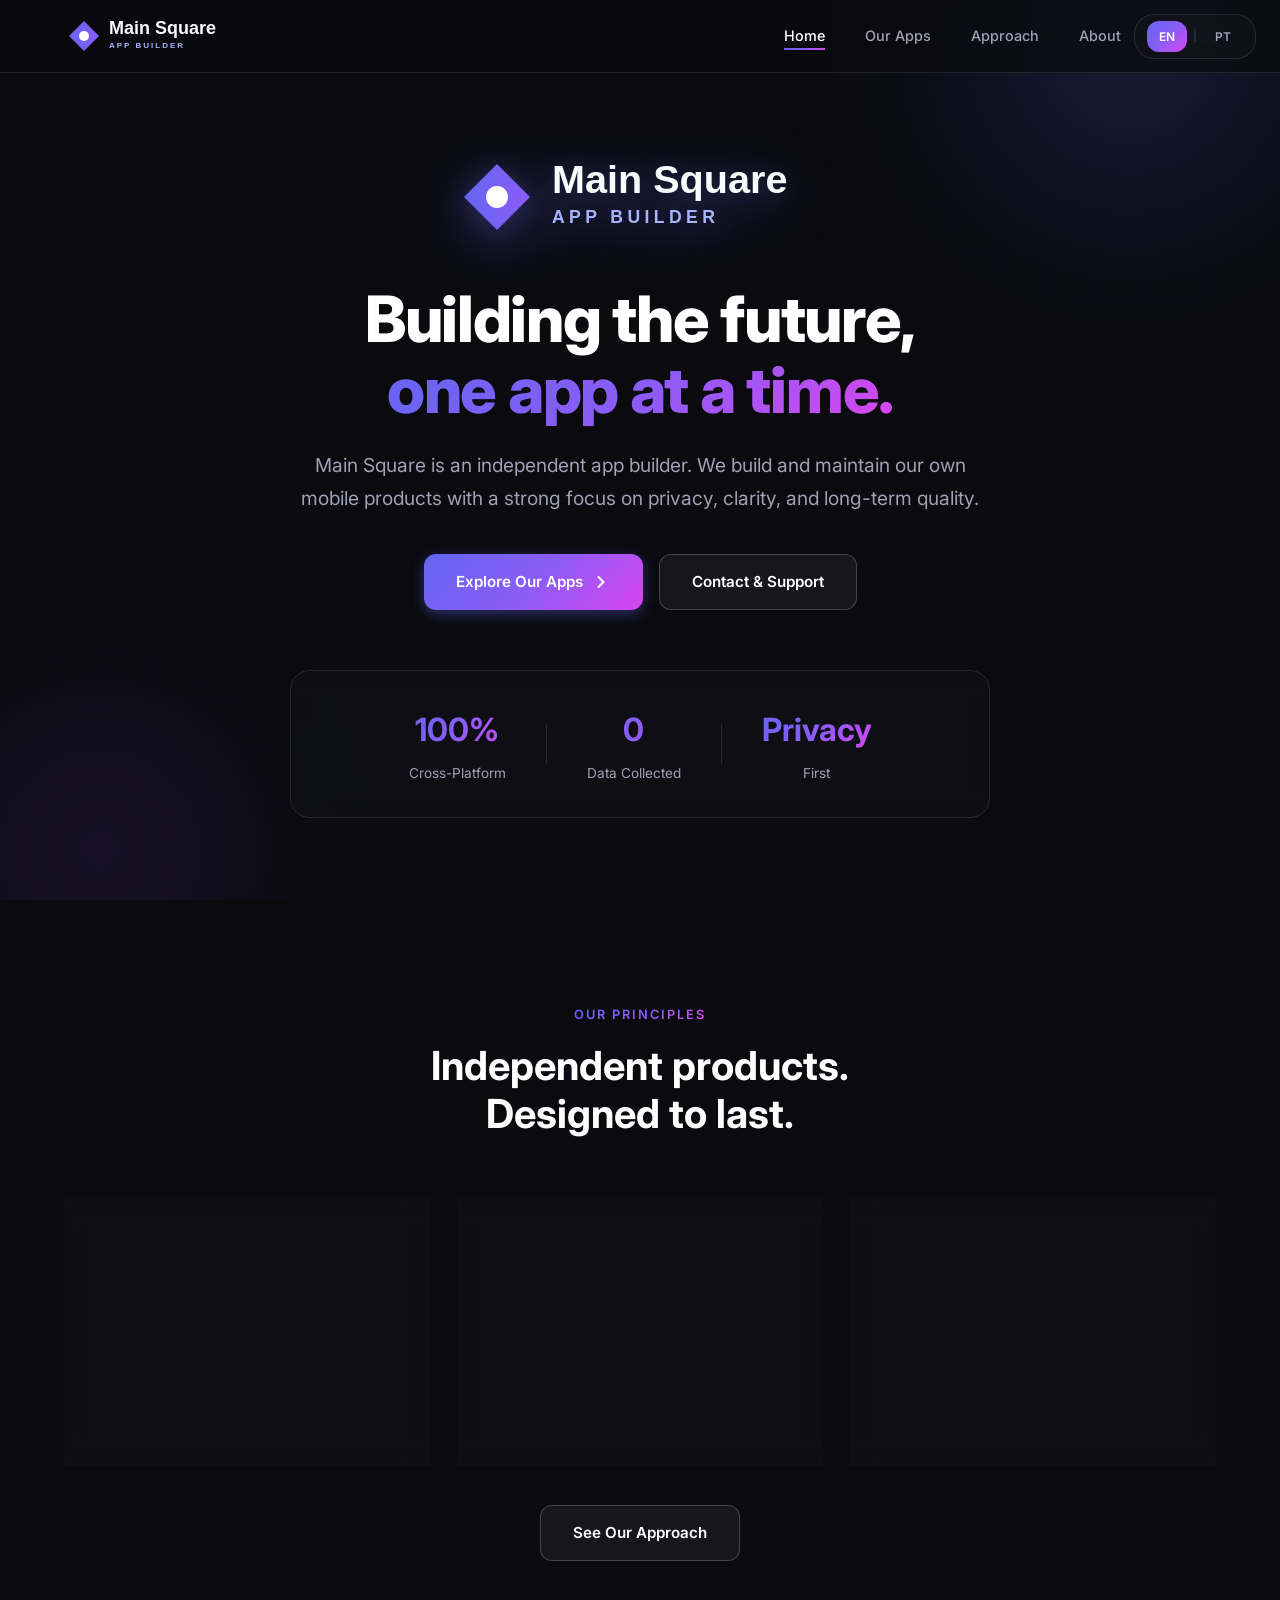
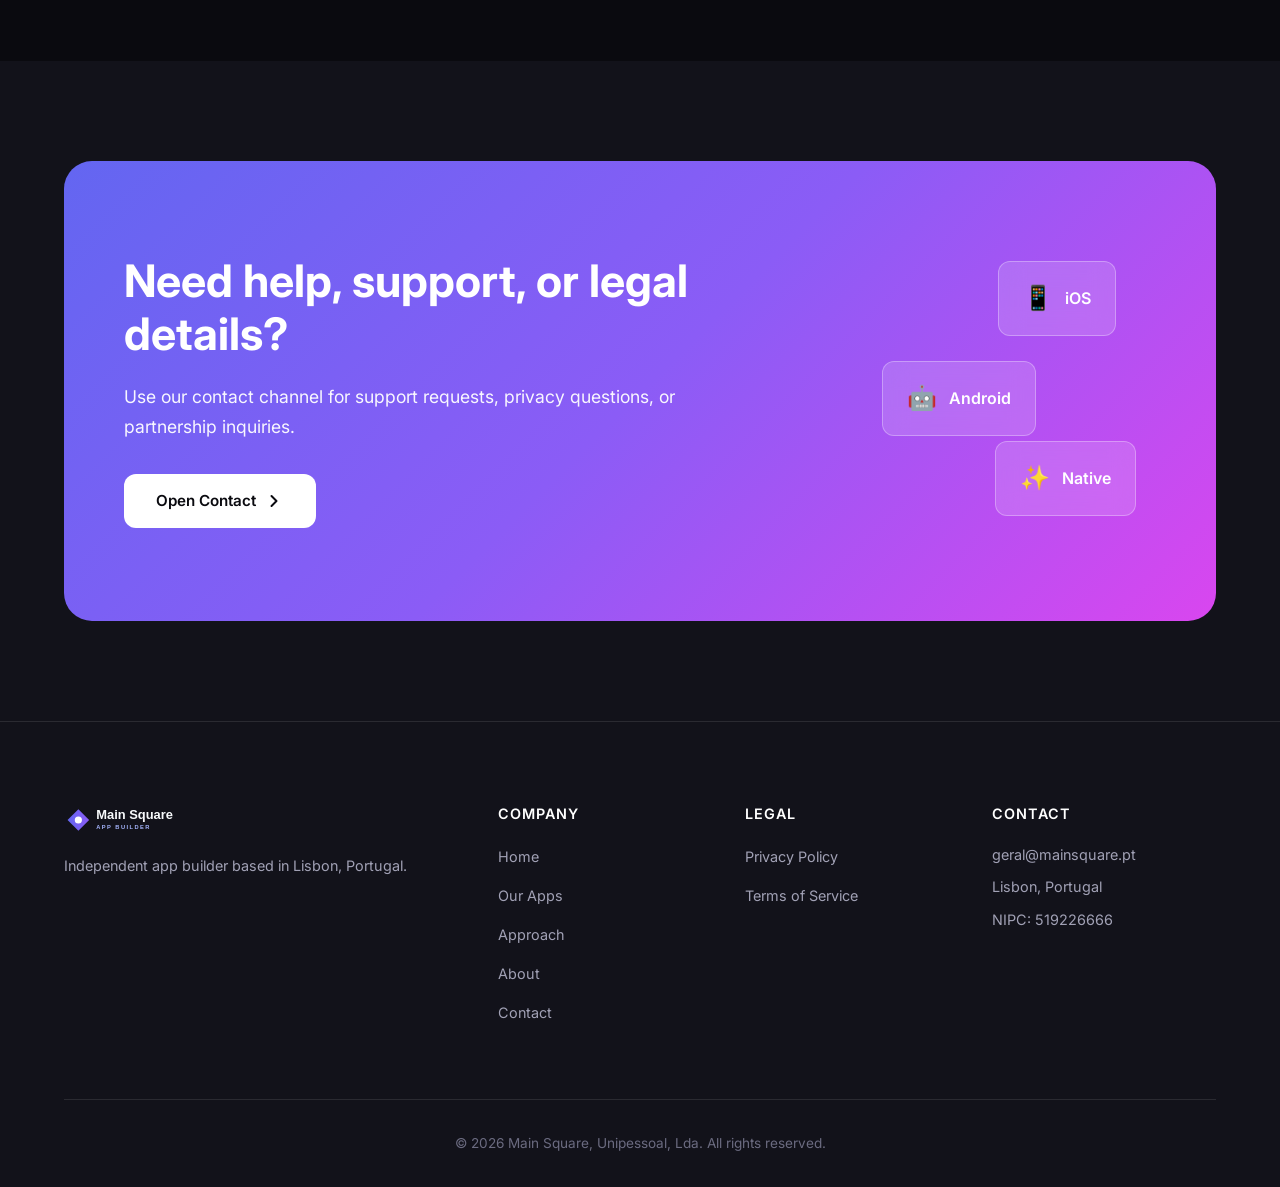
<file: index.html>
<!DOCTYPE html>
<html lang="en">
<head>
    <meta charset="UTF-8">
    <meta name="viewport" content="width=device-width, initial-scale=1.0">
    <meta name="theme-color" content="#0a0a0f">
    <meta name="apple-mobile-web-app-capable" content="yes">
    <meta name="apple-mobile-web-app-status-bar-style" content="black-translucent">
    <meta name="description" content="Main Square — Independent app builder based in Portugal, creating mobile apps for iOS and Android.">
    <title>Main Square — Mobile Software Studio</title>
    <link rel="canonical" href="https://mainsquare.pt/">
    <link rel="stylesheet" href="css/style.css">
    <link rel="preconnect" href="https://fonts.googleapis.com">
    <link rel="preconnect" href="https://fonts.gstatic.com" crossorigin>
    <link href="https://fonts.googleapis.com/css2?family=Inter:wght@300;400;500;600;700;800;900&display=swap" rel="stylesheet">
    <link rel="icon" type="image/svg+xml" href="assets/favicon.svg">
</head>
<body>
    <!-- Language Toggle -->
    <div id="lang-toggle" class="lang-toggle">
        <button id="btn-en" class="lang-btn active" onclick="setLang('en')">EN</button>
        <span class="lang-sep">|</span>
        <button id="btn-pt" class="lang-btn" onclick="setLang('pt')">PT</button>
    </div>

    <!-- Navigation -->
    <nav id="navbar" class="navbar">
        <div class="nav-container">
            <a href="index.html" class="nav-logo">
                <img src="assets/logo.svg" alt="Main Square" class="logo-img">
            </a>
            <button class="nav-menu-btn" id="navMenuBtn" aria-label="Toggle menu">
                <span></span><span></span><span></span>
            </button>
            <ul class="nav-links" id="navLinks">
                <li><a href="index.html" class="active" data-en="Home" data-pt="Início">Home</a></li>
                <li><a href="apps.html" data-en="Our Apps" data-pt="Aplicações">Our Apps</a></li>
                <li><a href="services.html" data-en="Approach" data-pt="Abordagem">Approach</a></li>
                <li><a href="about.html" data-en="About" data-pt="Sobre">About</a></li>
                <li><a href="contact.html" data-en="Contact" data-pt="Contacto">Contact</a></li>
            </ul>
        </div>
    </nav>

    <!-- Hero Section -->
    <section class="hero">
        <div class="hero-bg">
            <div class="gradient-orb orb-1"></div>
            <div class="gradient-orb orb-2"></div>
            <div class="gradient-mesh"></div>
        </div>
        <div class="container hero-container">
            <div class="hero-content">
                <div class="hero-brand">
                    <img src="assets/logo.svg" alt="Main Square">
                </div>
                <h1 class="hero-title">
                    <span data-en="Building the future," data-pt="Construímos o futuro,">Building the future,</span><br>
                    <span class="gradient-text" data-en="one app at a time." data-pt="uma app de cada vez.">one app at a time.</span>
                </h1>
                <p class="hero-subtitle" data-en="Main Square is an independent app builder. We build and maintain our own mobile products with a strong focus on privacy, clarity, and long-term quality." data-pt="A Main Square é uma editora independente de aplicações. Criamos e mantemos os nossos próprios produtos mobile com foco em privacidade, clareza e qualidade a longo prazo.">Main Square is an independent app builder. We build and maintain our own mobile products with a strong focus on privacy, clarity, and long-term quality.</p>
                <div class="hero-cta">
                    <a href="apps.html" class="btn btn-primary">
                        <span data-en="Explore Our Apps" data-pt="Ver Aplicações">Explore Our Apps</span>
                        <svg width="20" height="20" viewBox="0 0 20 20" fill="none">
                            <path d="M7.5 15L12.5 10L7.5 5" stroke="currentColor" stroke-width="2" stroke-linecap="round" stroke-linejoin="round"/>
                        </svg>
                    </a>
                    <a href="contact.html" class="btn btn-secondary" data-en="Contact & Support" data-pt="Contacto e Suporte">Contact & Support</a>
                </div>
                <div class="hero-stats">
                    <div class="stat-item">
                        <div class="stat-number">100%</div>
                        <div class="stat-label" data-en="Cross-Platform" data-pt="Multiplataforma">Cross-Platform</div>
                    </div>
                    <div class="stat-divider"></div>
                    <div class="stat-item">
                        <div class="stat-number">0</div>
                        <div class="stat-label" data-en="Data Collected" data-pt="Dados Recolhidos">Data Collected</div>
                    </div>
                    <div class="stat-divider"></div>
                    <div class="stat-item">
                        <div class="stat-number" data-en="Privacy" data-pt="Privacidade">Privacy</div>
                        <div class="stat-label" data-en="First" data-pt="Primeiro">First</div>
                    </div>
                </div>
            </div>
        </div>
    </section>

    <!-- Why Main Square Section -->
    <section class="section why-section">
        <div class="container">
            <div class="section-header center">
                <div class="section-tag" data-en="Our Principles" data-pt="Os Nossos Princípios">Our Principles</div>
                <h2 data-en="Independent products.<br>Designed to last." data-pt="Produtos independentes.<br>Feitos para durar.">Independent products.<br>Designed to last.</h2>
            </div>
            <div class="features-grid">
                <div class="feature-card">
                    <div class="feature-icon gradient-purple">
                        <svg width="32" height="32" viewBox="0 0 24 24" fill="none">
                            <path d="M12 2L2 7L12 12L22 7L12 2Z" stroke="currentColor" stroke-width="2" stroke-linecap="round" stroke-linejoin="round"/>
                            <path d="M2 17L12 22L22 17" stroke="currentColor" stroke-width="2" stroke-linecap="round" stroke-linejoin="round"/>
                            <path d="M2 12L12 17L22 12" stroke="currentColor" stroke-width="2" stroke-linecap="round" stroke-linejoin="round"/>
                        </svg>
                    </div>
                    <h3 data-en="Native Performance" data-pt="Desempenho Nativo">Native Performance</h3>
                    <p data-en="Built with Flutter and compiled to native code for optimal performance on iOS and Android." data-pt="Construído com Flutter e compilado para código nativo com desempenho ideal em iOS e Android.">Built with Flutter and compiled to native code for optimal performance on iOS and Android.</p>
                </div>
                <div class="feature-card">
                    <div class="feature-icon gradient-blue">
                        <svg width="32" height="32" viewBox="0 0 24 24" fill="none">
                            <rect x="3" y="11" width="18" height="11" rx="2" stroke="currentColor" stroke-width="2"/>
                            <path d="M7 11V7C7 4.79086 8.79086 3 11 3H13C15.2091 3 17 4.79086 17 7V11" stroke="currentColor" stroke-width="2"/>
                        </svg>
                    </div>
                    <h3 data-en="Privacy First" data-pt="Privacidade Primeiro">Privacy First</h3>
                    <p data-en="Local-first data storage with encryption. We minimize data collection and prioritize user privacy in every decision." data-pt="Armazenamento local com encriptação. Minimizamos a recolha de dados e priorizamos a privacidade em cada decisão.">Local-first data storage with encryption. We minimize data collection and prioritize user privacy in every decision.</p>
                </div>
                <div class="feature-card">
                    <div class="feature-icon gradient-green">
                        <svg width="32" height="32" viewBox="0 0 24 24" fill="none">
                            <path d="M14 2H6C4.89543 2 4 2.89543 4 4V20C4 21.1046 4.89543 22 6 22H18C19.1046 22 20 21.1046 20 20V8L14 2Z" stroke="currentColor" stroke-width="2"/>
                            <path d="M14 2V8H20" stroke="currentColor" stroke-width="2"/>
                            <path d="M16 13H8" stroke="currentColor" stroke-width="2" stroke-linecap="round"/>
                            <path d="M16 17H8" stroke="currentColor" stroke-width="2" stroke-linecap="round"/>
                            <path d="M10 9H8" stroke="currentColor" stroke-width="2" stroke-linecap="round"/>
                        </svg>
                    </div>
                    <h3 data-en="Minimalist Design" data-pt="Design Minimalista">Minimalist Design</h3>
                    <p data-en="Every pixel has a purpose. Clean interfaces that users love, with zero unnecessary elements." data-pt="Cada pixel tem um propósito. Interfaces limpas que os utilizadores adoram, sem elementos desnecessários.">Every pixel has a purpose. Clean interfaces that users love, with zero unnecessary elements.</p>
                </div>
            </div>
            <div style="text-align: center; margin-top: 40px;">
                <a href="services.html" class="btn btn-secondary" data-en="See Our Approach" data-pt="Ver a Nossa Abordagem">See Our Approach</a>
            </div>
        </div>
    </section>
    <section class="section cta-section">
        <div class="container">
            <div class="cta-card">
                <div class="cta-content">
                    <h2 data-en="Need help, support, or legal details?" data-pt="Precisa de ajuda, suporte ou informação legal?">Need help, support, or legal details?</h2>
                    <p data-en="Use our contact channel for support requests, privacy questions, or partnership inquiries." data-pt="Use o nosso contacto para pedidos de suporte, questões de privacidade ou propostas de parceria.">Use our contact channel for support requests, privacy questions, or partnership inquiries.</p>
                    <a href="contact.html" class="btn btn-white">
                        <span data-en="Open Contact" data-pt="Abrir Contacto">Open Contact</span>
                        <svg width="20" height="20" viewBox="0 0 20 20" fill="none">
                            <path d="M7.5 15L12.5 10L7.5 5" stroke="currentColor" stroke-width="2" stroke-linecap="round" stroke-linejoin="round"/>
                        </svg>
                    </a>
                </div>
                <div class="cta-visual">
                    <div class="floating-card card-1">
                        <div class="card-icon">📱</div>
                        <div class="card-text">iOS</div>
                    </div>
                    <div class="floating-card card-2">
                        <div class="card-icon">🤖</div>
                        <div class="card-text">Android</div>
                    </div>
                    <div class="floating-card card-3">
                        <div class="card-icon">✨</div>
                        <div class="card-text">Native</div>
                    </div>
                </div>
            </div>
        </div>
    </section>

    <!-- Footer -->
    <footer class="footer">
        <div class="container">
            <div class="footer-grid">
                <div class="footer-brand">
                    <img src="assets/logo.svg" alt="Main Square" class="footer-logo">
                    <p data-en="Independent app builder based in Lisbon, Portugal." data-pt="Editora independente de aplicações com sede em Lisboa, Portugal.">Independent app builder based in Lisbon, Portugal.</p>
                </div>
                <div class="footer-links">
                    <h4 data-en="Company" data-pt="Empresa">Company</h4>
                    <ul>
                        <li><a href="index.html" data-en="Home" data-pt="Início">Home</a></li>
                        <li><a href="apps.html" data-en="Our Apps" data-pt="Aplicações">Our Apps</a></li>
                        <li><a href="services.html" data-en="Approach" data-pt="Abordagem">Approach</a></li>
                        <li><a href="about.html" data-en="About" data-pt="Sobre">About</a></li>
                        <li><a href="contact.html" data-en="Contact" data-pt="Contacto">Contact</a></li>
                    </ul>
                </div>
                <div class="footer-links">
                    <h4 data-en="Legal" data-pt="Legal">Legal</h4>
                    <ul>
                        <li><a href="privacy.html" data-en="Privacy Policy" data-pt="Política de Privacidade">Privacy Policy</a></li>
                        <li><a href="terms.html" data-en="Terms of Service" data-pt="Termos de Serviço">Terms of Service</a></li>
                    </ul>
                </div>
                <div class="footer-contact">
                    <h4 data-en="Contact" data-pt="Contacto">Contact</h4>
                    <p><a href="mailto:geral@mainsquare.pt">geral@mainsquare.pt</a></p>
                    <p data-en="Lisbon, Portugal" data-pt="Lisboa, Portugal">Lisbon, Portugal</p>
                    <p>NIPC: 519226666</p>
                </div>
            </div>
            <div class="footer-bottom">
                <p>&copy; 2026 Main Square, Unipessoal, Lda. <span data-en="All rights reserved." data-pt="Todos os direitos reservados.">All rights reserved.</span></p>
            </div>
        </div>
    </footer>

    <script src="js/main.js"></script>
</body>
</html>
</file>
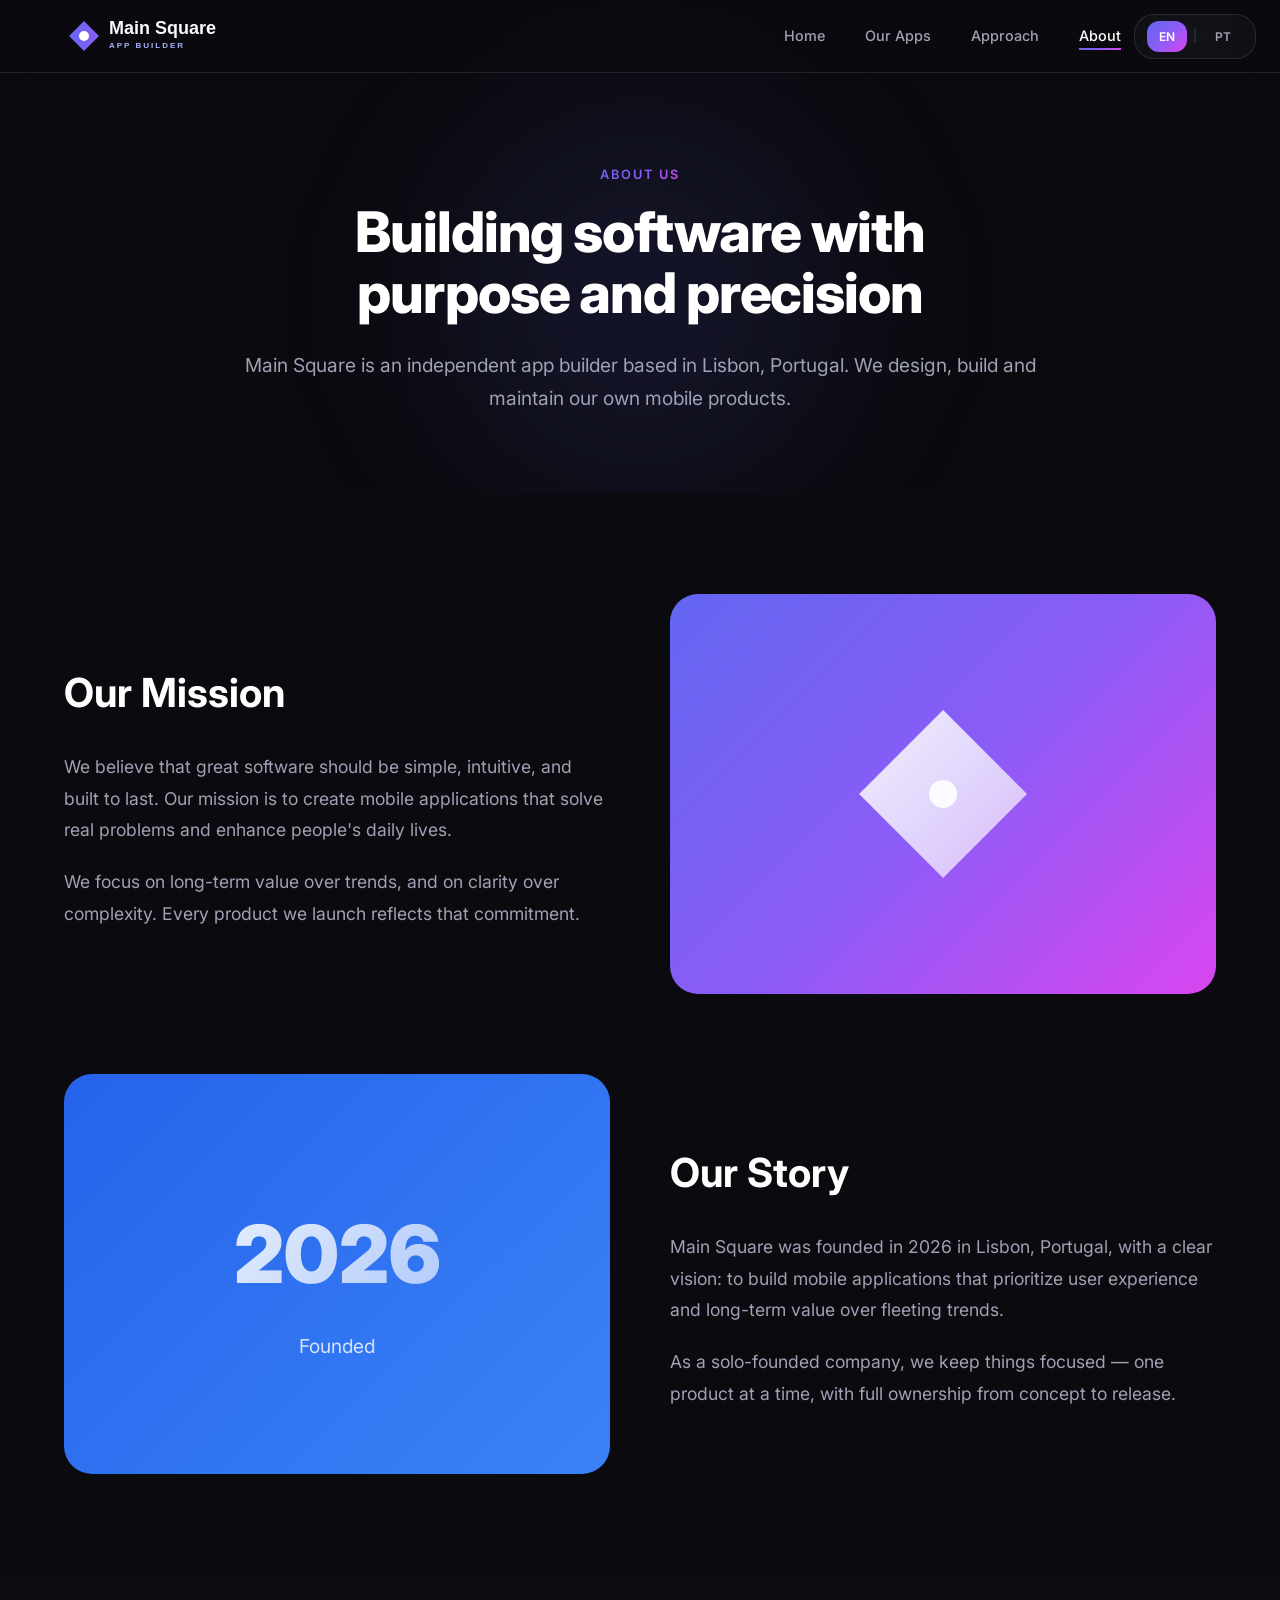
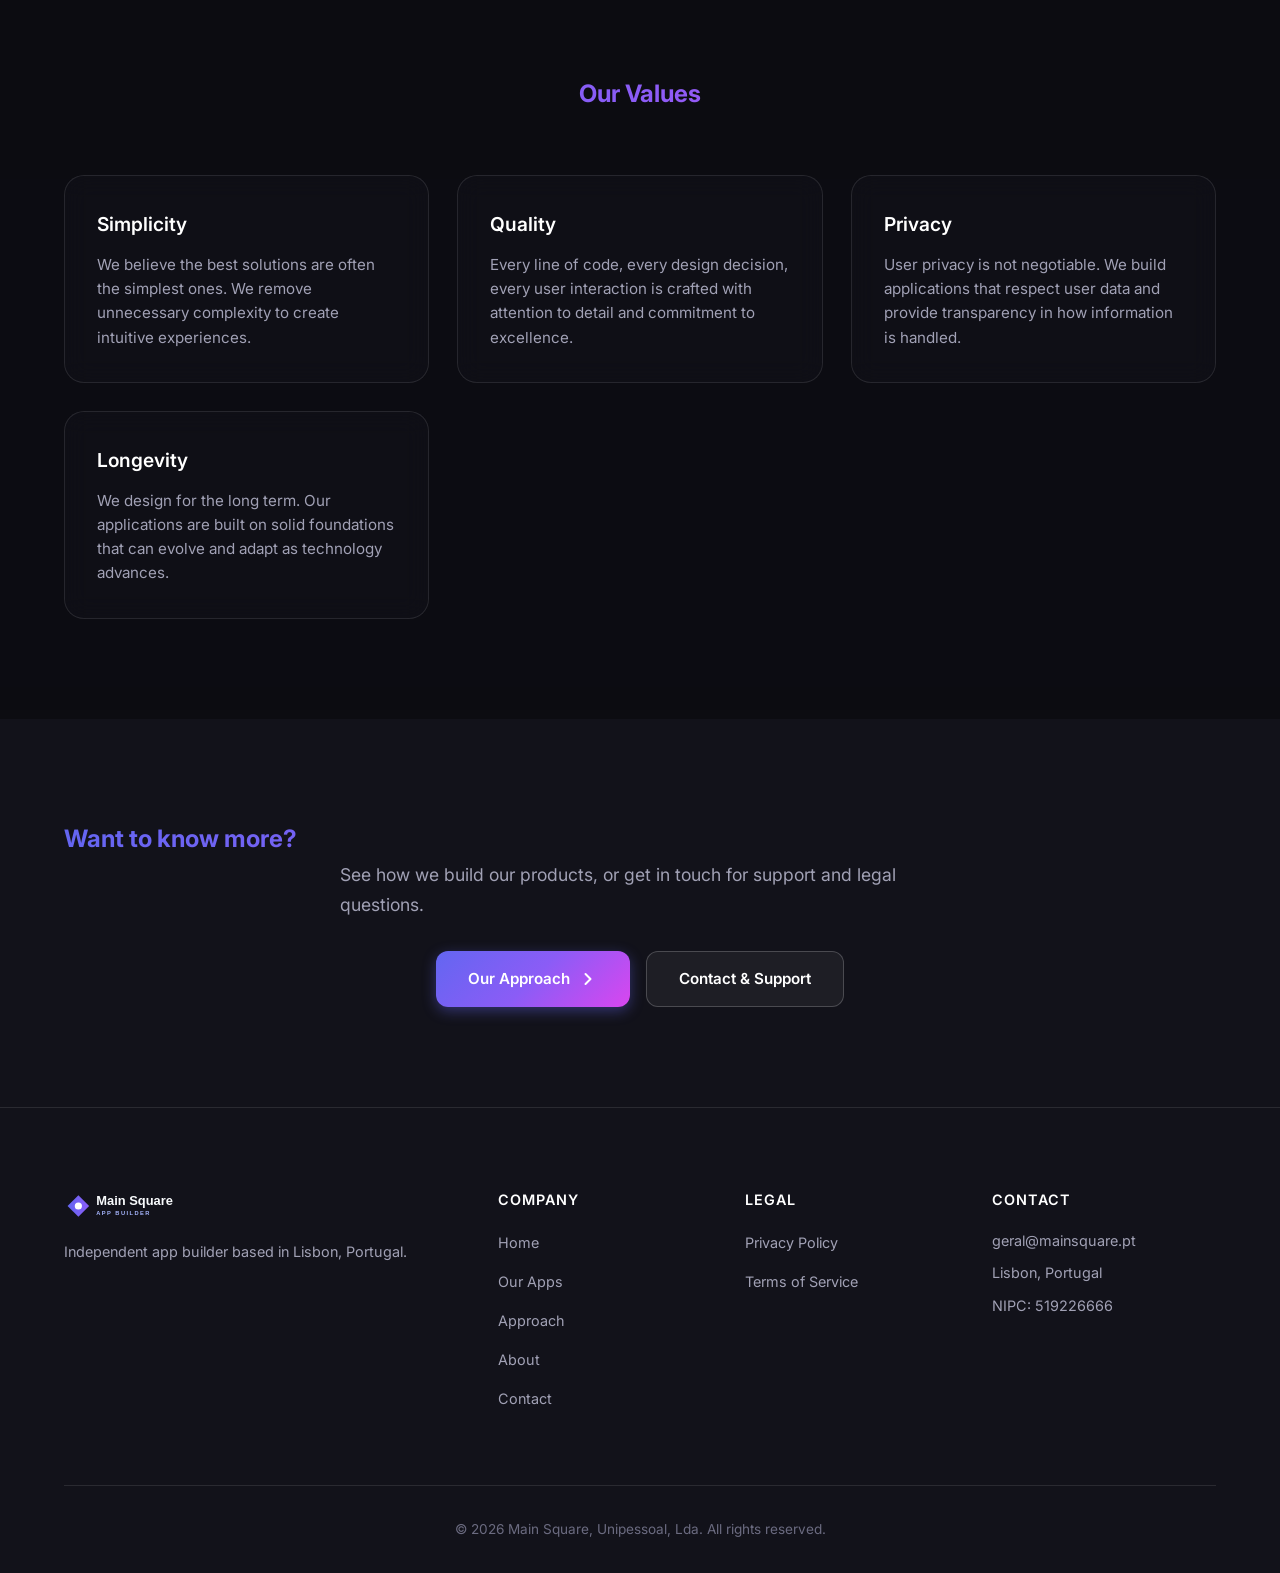
<file: about.html>
<!DOCTYPE html>
<html lang="en">
<head>
    <meta charset="UTF-8">
    <meta name="viewport" content="width=device-width, initial-scale=1.0">
    <meta name="theme-color" content="#0a0a0f">
    <meta name="apple-mobile-web-app-capable" content="yes">
    <meta name="apple-mobile-web-app-status-bar-style" content="black-translucent">
    <title>About — Main Square</title>
    <link rel="canonical" href="https://mainsquare.pt/about.html">
    <link rel="stylesheet" href="css/style.css">
    <link href="https://fonts.googleapis.com/css2?family=Inter:wght@300;400;500;600;700;800;900&display=swap" rel="stylesheet">
    <link rel="icon" type="image/svg+xml" href="assets/favicon.svg">
</head>
<body>
    <div id="lang-toggle" class="lang-toggle">
        <button id="btn-en" class="lang-btn active" onclick="setLang('en')">EN</button>
        <span class="lang-sep">|</span>
        <button id="btn-pt" class="lang-btn" onclick="setLang('pt')">PT</button>
    </div>

    <nav id="navbar" class="navbar">
        <div class="nav-container">
            <a href="index.html" class="nav-logo">
                <img src="assets/logo.svg" alt="Main Square" class="logo-img">
            </a>
            <button class="nav-menu-btn" id="navMenuBtn" aria-label="Toggle menu">
                <span></span><span></span><span></span>
            </button>
            <ul class="nav-links" id="navLinks">
                <li><a href="index.html" data-en="Home" data-pt="Início">Home</a></li>
                <li><a href="apps.html" data-en="Our Apps" data-pt="Aplicações">Our Apps</a></li>
                <li><a href="services.html" data-en="Approach" data-pt="Abordagem">Approach</a></li>
                <li><a href="about.html" class="active" data-en="About" data-pt="Sobre">About</a></li>
                <li><a href="contact.html" data-en="Contact" data-pt="Contacto">Contact</a></li>
            </ul>
        </div>
    </nav>

    <section class="page-header">
        <div class="container">
            <div class="header-content">
                <div class="section-tag" data-en="About Us" data-pt="Sobre Nós">About Us</div>
                <h1 data-en="Building software with<br>purpose and precision" data-pt="Construir software com<br>propósito e precisão">Building software with<br>purpose and precision</h1>
                <p data-en="Main Square is an independent app builder based in Lisbon, Portugal. We design, build and maintain our own mobile products." data-pt="A Main Square é uma editora independente de aplicações com sede em Lisboa, Portugal. Desenhamos, construímos e mantemos os nossos próprios produtos móveis.">Main Square is an independent app builder based in Lisbon, Portugal. We design, build and maintain our own mobile products.</p>
            </div>
        </div>
    </section>

    <section class="section">
        <div class="container">
            <div class="content-grid mb-80">
                <div>
                    <h2 class="about-heading" data-en="Our Mission" data-pt="A Nossa Missão">Our Mission</h2>
                    <p style="font-size: 1.1rem; line-height: 1.8; color: var(--color-text-secondary); margin-bottom: 20px;" data-en="We believe that great software should be simple, intuitive, and built to last. Our mission is to create mobile applications that solve real problems and enhance people's daily lives." data-pt="Acreditamos que um bom software deve ser simples, intuitivo e construído para durar. A nossa missão é criar aplicações móveis que resolvem problemas reais e melhoram o dia a dia das pessoas.">We believe that great software should be simple, intuitive, and built to last. Our mission is to create mobile applications that solve real problems and enhance people's daily lives.</p>
                    <p style="font-size: 1.1rem; line-height: 1.8; color: var(--color-text-secondary);" data-en="We focus on long-term value over trends, and on clarity over complexity. Every product we launch reflects that commitment." data-pt="Focamo-nos no valor a longo prazo em vez de tendências, e na clareza em vez de complexidade. Cada produto que lançamos reflete esse compromisso.">We focus on long-term value over trends, and on clarity over complexity. Every product we launch reflects that commitment.</p>
                </div>
                <div class="decorative-box" style="background: var(--gradient-primary);">
                    <svg viewBox="0 0 400 400" style="width: 70%; height: 70%;">
                        <defs>
                            <linearGradient id="logoGrad" x1="0%" y1="0%" x2="100%" y2="100%">
                                <stop offset="0%" style="stop-color:rgba(255,255,255,0.9)"/>
                                <stop offset="100%" style="stop-color:rgba(255,255,255,0.6)"/>
                            </linearGradient>
                        </defs>
                        <path d="M200 80 L320 200 L200 320 L80 200 Z" fill="url(#logoGrad)"/>
                        <circle cx="200" cy="200" r="20" fill="rgba(255,255,255,0.9)"/>
                    </svg>
                </div>
            </div>

            <div class="content-grid">
                <div class="decorative-box" style="background: var(--gradient-blue);">
                    <div style="text-align: center;">
                        <div class="year-display">2026</div>
                        <p style="color: rgba(255,255,255,0.8); font-size: 1.2rem; margin-top: 8px;" data-en="Founded" data-pt="Fundada">Founded</p>
                    </div>
                </div>
                <div>
                    <h2 class="about-heading" data-en="Our Story" data-pt="A Nossa História">Our Story</h2>
                    <p style="font-size: 1.1rem; line-height: 1.8; color: var(--color-text-secondary); margin-bottom: 20px;" data-en="Main Square was founded in 2026 in Lisbon, Portugal, with a clear vision: to build mobile applications that prioritize user experience and long-term value over fleeting trends." data-pt="A Main Square foi fundada em 2026 em Lisboa, Portugal, com uma visão clara: construir aplicações móveis que priorizam a experiência do utilizador e o valor a longo prazo em vez de tendências passageiras.">Main Square was founded in 2026 in Lisbon, Portugal, with a clear vision: to build mobile applications that prioritize user experience and long-term value over fleeting trends.</p>
                    <p style="font-size: 1.1rem; line-height: 1.8; color: var(--color-text-secondary);" data-en="As a solo-founded company, we keep things focused — one product at a time, with full ownership from concept to release." data-pt="Como empresa fundada por uma pessoa, mantemos o foco — um produto de cada vez, com total controlo desde o conceito até ao lançamento.">As a solo-founded company, we keep things focused — one product at a time, with full ownership from concept to release.</p>
                </div>
            </div>
        </div>
    </section>

    <section class="section" style="background: rgba(18, 18, 26, 0.3);">
        <div class="container">
            <h2 class="gradient-text" style="text-align: center; margin-bottom: 60px;" data-en="Our Values" data-pt="Os Nossos Valores">Our Values</h2>
            <div class="features-grid">
                <div class="feature-card">
                    <h3 data-en="Simplicity" data-pt="Simplicidade">Simplicity</h3>
                    <p data-en="We believe the best solutions are often the simplest ones. We remove unnecessary complexity to create intuitive experiences." data-pt="Acreditamos que as melhores soluções são muitas vezes as mais simples. Removemos complexidade desnecessária para criar experiências intuitivas.">We believe the best solutions are often the simplest ones. We remove unnecessary complexity to create intuitive experiences.</p>
                </div>
                <div class="feature-card">
                    <h3 data-en="Quality" data-pt="Qualidade">Quality</h3>
                    <p data-en="Every line of code, every design decision, every user interaction is crafted with attention to detail and commitment to excellence." data-pt="Cada linha de código, cada decisão de design, cada interação do utilizador é elaborada com atenção ao detalhe e compromisso com a excelência.">Every line of code, every design decision, every user interaction is crafted with attention to detail and commitment to excellence.</p>
                </div>
                <div class="feature-card">
                    <h3 data-en="Privacy" data-pt="Privacidade">Privacy</h3>
                    <p data-en="User privacy is not negotiable. We build applications that respect user data and provide transparency in how information is handled." data-pt="A privacidade do utilizador não é negociável. Construímos aplicações que respeitam os dados do utilizador e proporcionam transparência na forma como a informação é tratada.">User privacy is not negotiable. We build applications that respect user data and provide transparency in how information is handled.</p>
                </div>
                <div class="feature-card">
                    <h3 data-en="Longevity" data-pt="Longevidade">Longevity</h3>
                    <p data-en="We design for the long term. Our applications are built on solid foundations that can evolve and adapt as technology advances." data-pt="Desenhamos para o longo prazo. As nossas aplicações são construídas sobre bases sólidas que podem evoluir e adaptar-se à medida que a tecnologia avança.">We design for the long term. Our applications are built on solid foundations that can evolve and adapt as technology advances.</p>
                </div>
            </div>
        </div>
    </section>

    <section class="section cta-section">
        <div class="container">
            <h2 class="gradient-text" data-en="Want to know more?" data-pt="Quer saber mais?">Want to know more?</h2>
            <p style="font-size: 1.1rem; max-width: 600px; margin: 0 auto 32px; color: var(--color-text-secondary);" data-en="See how we build our products, or get in touch for support and legal questions." data-pt="Veja como construímos os nossos produtos, ou contacte-nos para suporte e questões legais.">See how we build our products, or get in touch for support and legal questions.</p>
            <div class="cta-buttons">
                <a href="services.html" class="btn btn-primary">
                    <span data-en="Our Approach" data-pt="A Nossa Abordagem">Our Approach</span>
                    <svg width="20" height="20" viewBox="0 0 20 20" fill="none">
                        <path d="M7.5 15L12.5 10L7.5 5" stroke="currentColor" stroke-width="2" stroke-linecap="round" stroke-linejoin="round"/>
                    </svg>
                </a>
                <a href="contact.html" class="btn btn-secondary" data-en="Contact & Support" data-pt="Contacto e Suporte">Contact & Support</a>
            </div>
        </div>
    </section>

    <footer class="footer">
        <div class="container">
            <div class="footer-grid">
                <div class="footer-brand">
                    <img src="assets/logo.svg" alt="Main Square" class="footer-logo">
                    <p data-en="Independent app builder based in Lisbon, Portugal." data-pt="Editora independente de aplicações com sede em Lisboa, Portugal.">Independent app builder based in Lisbon, Portugal.</p>
                </div>
                <div class="footer-links">
                    <h4 data-en="Company" data-pt="Empresa">Company</h4>
                    <ul>
                        <li><a href="index.html" data-en="Home" data-pt="Início">Home</a></li>
                        <li><a href="apps.html" data-en="Our Apps" data-pt="Aplicações">Our Apps</a></li>
                        <li><a href="services.html" data-en="Approach" data-pt="Abordagem">Approach</a></li>
                        <li><a href="about.html" data-en="About" data-pt="Sobre">About</a></li>
                        <li><a href="contact.html" data-en="Contact" data-pt="Contacto">Contact</a></li>
                    </ul>
                </div>
                <div class="footer-links">
                    <h4 data-en="Legal" data-pt="Legal">Legal</h4>
                    <ul>
                        <li><a href="privacy.html" data-en="Privacy Policy" data-pt="Política de Privacidade">Privacy Policy</a></li>
                        <li><a href="terms.html" data-en="Terms of Service" data-pt="Termos de Serviço">Terms of Service</a></li>
                    </ul>
                </div>
                <div class="footer-contact">
                    <h4 data-en="Contact" data-pt="Contacto">Contact</h4>
                    <p><a href="mailto:geral@mainsquare.pt">geral@mainsquare.pt</a></p>
                    <p data-en="Lisbon, Portugal" data-pt="Lisboa, Portugal">Lisbon, Portugal</p>
                    <p>NIPC: 519226666</p>
                </div>
            </div>
            <div class="footer-bottom">
                <p>&copy; 2026 Main Square, Unipessoal, Lda. <span data-en="All rights reserved." data-pt="Todos os direitos reservados.">All rights reserved.</span></p>
            </div>
        </div>
    </footer>

    <script src="js/main.js"></script>
</body>
</html>
</file>
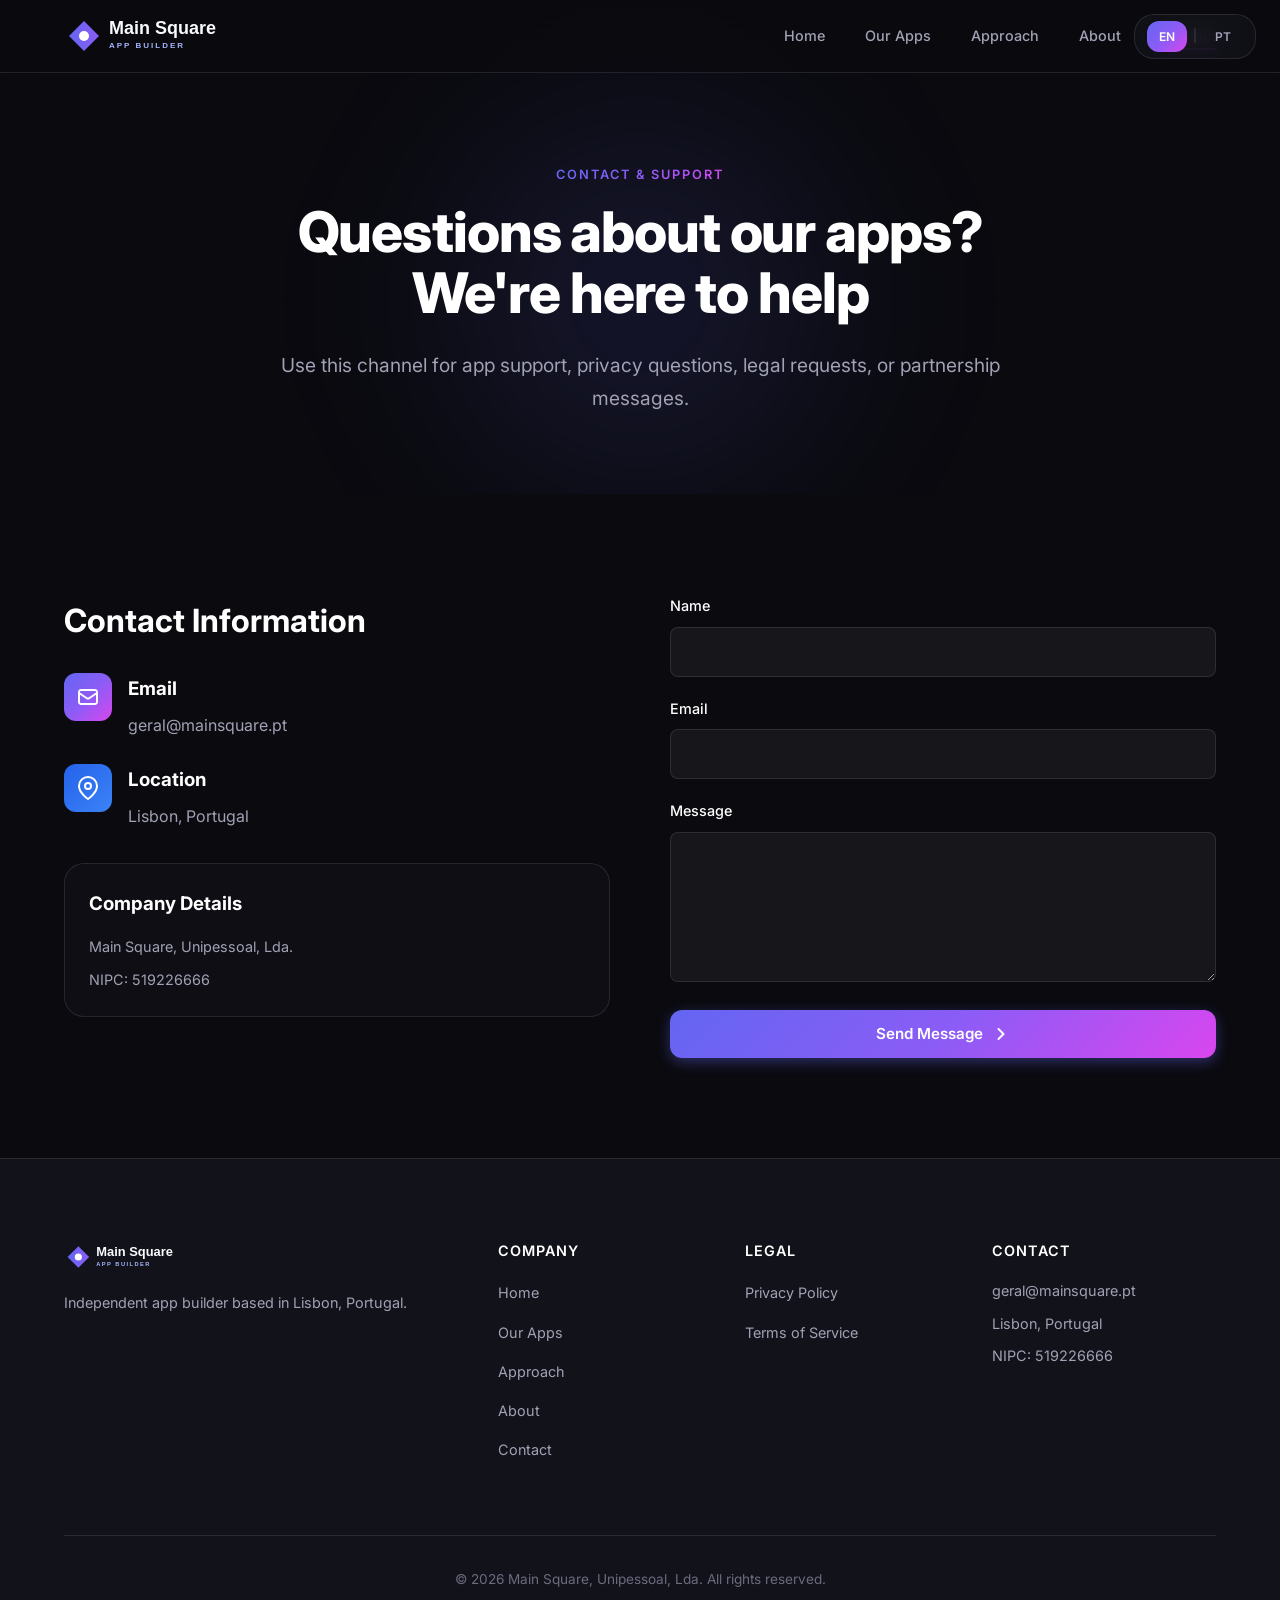
<file: contact.html>
<!DOCTYPE html>
<html lang="en">
<head>
    <meta charset="UTF-8">
    <meta name="viewport" content="width=device-width, initial-scale=1.0">
    <meta name="theme-color" content="#0a0a0f">
    <meta name="apple-mobile-web-app-capable" content="yes">
    <meta name="apple-mobile-web-app-status-bar-style" content="black-translucent">
    <title>Contact — Main Square</title>
    <link rel="canonical" href="https://mainsquare.pt/contact.html">
    <link rel="stylesheet" href="css/style.css">
    <link href="https://fonts.googleapis.com/css2?family=Inter:wght@300;400;500;600;700;800;900&display=swap" rel="stylesheet">
    <link rel="icon" type="image/svg+xml" href="assets/favicon.svg">
</head>
<body>
    <div id="lang-toggle" class="lang-toggle">
        <button id="btn-en" class="lang-btn active" onclick="setLang('en')">EN</button>
        <span class="lang-sep">|</span>
        <button id="btn-pt" class="lang-btn" onclick="setLang('pt')">PT</button>
    </div>

    <nav id="navbar" class="navbar">
        <div class="nav-container">
            <a href="index.html" class="nav-logo">
                <img src="assets/logo.svg" alt="Main Square" class="logo-img">
            </a>
            <button class="nav-menu-btn" id="navMenuBtn" aria-label="Toggle menu">
                <span></span><span></span><span></span>
            </button>
            <ul class="nav-links" id="navLinks">
                <li><a href="index.html" data-en="Home" data-pt="Início">Home</a></li>
                <li><a href="apps.html" data-en="Our Apps" data-pt="Aplicações">Our Apps</a></li>
                <li><a href="services.html" data-en="Approach" data-pt="Abordagem">Approach</a></li>
                <li><a href="about.html" data-en="About" data-pt="Sobre">About</a></li>
                <li><a href="contact.html" class="active" data-en="Contact" data-pt="Contacto">Contact</a></li>
            </ul>
        </div>
    </nav>

    <section class="page-header">
        <div class="container">
            <div class="header-content">
                <div class="section-tag" data-en="Contact & Support" data-pt="Contacto e Suporte">Contact & Support</div>
                <h1 data-en="Questions about our apps?<br>We're here to help" data-pt="Dúvidas sobre as nossas apps?<br>Estamos aqui para ajudar">Questions about our apps?<br>We're here to help</h1>
                <p data-en="Use this channel for app support, privacy questions, legal requests, or partnership messages." data-pt="Use este canal para suporte das apps, questões de privacidade, pedidos legais ou mensagens de parceria.">Use this channel for app support, privacy questions, legal requests, or partnership messages.</p>
            </div>
        </div>
    </section>

    <section class="section">
        <div class="container">
            <div class="content-grid align-start">
                <div>
                    <h2 style="font-size: 2rem; margin-bottom: 24px;" data-en="Contact Information" data-pt="Informação de Contacto">Contact Information</h2>
                    <div style="margin-bottom: 32px;">
                        <div style="display: flex; gap: 16px; margin-bottom: 24px;">
                            <div style="width: 48px; height: 48px; background: var(--gradient-primary); border-radius: 12px; display: flex; align-items: center; justify-content: center;">
                                <svg width="24" height="24" viewBox="0 0 24 24" fill="none">
                                    <path d="M3 8L10.89 13.26C11.2187 13.4793 11.6049 13.5963 12 13.5963C12.3951 13.5963 12.7813 13.4793 13.11 13.26L21 8M5 19H19C19.5304 19 20.0391 18.7893 20.4142 18.4142C20.7893 18.0391 21 17.5304 21 17V7C21 6.46957 20.7893 5.96086 20.4142 5.58579C20.0391 5.21071 19.5304 5 19 5H5C4.46957 5 3.96086 5.21071 3.58579 5.58579C3.21071 5.96086 3 6.46957 3 7V17C3 17.5304 3.21071 18.0391 3.58579 18.4142C3.96086 18.7893 4.46957 19 5 19Z" stroke="white" stroke-width="2" stroke-linecap="round" stroke-linejoin="round"/>
                                </svg>
                            </div>
                            <div>
                                <h3 style="margin-bottom: 8px;">Email</h3>
                                <a href="mailto:geral@mainsquare.pt" style="color: var(--color-text-secondary);">geral@mainsquare.pt</a>
                            </div>
                        </div>
                        <div style="display: flex; gap: 16px; margin-bottom: 24px;">
                            <div style="width: 48px; height: 48px; background: var(--gradient-blue); border-radius: 12px; display: flex; align-items: center; justify-content: center;">
                                <svg width="24" height="24" viewBox="0 0 24 24" fill="none">
                                    <path d="M21 10C21 17 12 23 12 23C12 23 3 17 3 10C3 7.61305 3.94821 5.32387 5.63604 3.63604C7.32387 1.94821 9.61305 1 12 1C14.3869 1 16.6761 1.94821 18.364 3.63604C20.0518 5.32387 21 7.61305 21 10Z" stroke="white" stroke-width="2"/>
                                    <circle cx="12" cy="10" r="3" stroke="white" stroke-width="2"/>
                                </svg>
                            </div>
                            <div>
                                <h3 style="margin-bottom: 8px;" data-en="Location" data-pt="Localização">Location</h3>
                                <p style="color: var(--color-text-secondary);" data-en="Lisbon, Portugal" data-pt="Lisboa, Portugal">Lisbon, Portugal</p>
                            </div>
                        </div>
                    </div>
                    <div style="padding: 24px; background: rgba(18, 18, 26, 0.5); border: 1px solid rgba(255, 255, 255, 0.1); border-radius: var(--radius-lg);">
                        <h3 style="margin-bottom: 16px;" data-en="Company Details" data-pt="Detalhes da Empresa">Company Details</h3>
                        <p style="font-size: 0.9rem; color: var(--color-text-secondary); margin-bottom: 8px;">Main Square, Unipessoal, Lda.</p>
                        <p style="font-size: 0.9rem; color: var(--color-text-secondary);">NIPC: 519226666</p>
                    </div>
                </div>
                <div>
                    <form id="contactForm" style="display: flex; flex-direction: column; gap: 20px;">
                        <div>
                            <label style="display: block; margin-bottom: 8px; font-size: 0.9rem; font-weight: 500;" data-en="Name" data-pt="Nome">Name</label>
                            <input type="text" id="name" required style="width: 100%; padding: 14px 16px; background: rgba(255, 255, 255, 0.05); border: 1px solid rgba(255, 255, 255, 0.1); border-radius: var(--radius-sm); color: var(--color-text); font-family: 'Inter', sans-serif; font-size: 1rem;">
                        </div>
                        <div>
                            <label style="display: block; margin-bottom: 8px; font-size: 0.9rem; font-weight: 500;">Email</label>
                            <input type="email" id="email" required style="width: 100%; padding: 14px 16px; background: rgba(255, 255, 255, 0.05); border: 1px solid rgba(255, 255, 255, 0.1); border-radius: var(--radius-sm); color: var(--color-text); font-family: 'Inter', sans-serif; font-size: 1rem;">
                        </div>
                        <div>
                            <label style="display: block; margin-bottom: 8px; font-size: 0.9rem; font-weight: 500;" data-en="Message" data-pt="Mensagem">Message</label>
                            <textarea id="message" required rows="6" style="width: 100%; padding: 14px 16px; background: rgba(255, 255, 255, 0.05); border: 1px solid rgba(255, 255, 255, 0.1); border-radius: var(--radius-sm); color: var(--color-text); font-family: 'Inter', sans-serif; font-size: 1rem; resize: vertical;"></textarea>
                        </div>
                        <button type="submit" class="btn btn-primary" style="justify-content: center;">
                            <span data-en="Send Message" data-pt="Enviar Mensagem">Send Message</span>
                            <svg width="20" height="20" viewBox="0 0 20 20" fill="none">
                                <path d="M7.5 15L12.5 10L7.5 5" stroke="currentColor" stroke-width="2" stroke-linecap="round" stroke-linejoin="round"/>
                            </svg>
                        </button>
                    </form>
                </div>
            </div>
        </div>
    </section>

    <footer class="footer">
        <div class="container">
            <div class="footer-grid">
                <div class="footer-brand">
                    <img src="assets/logo.svg" alt="Main Square" class="footer-logo">
                    <p data-en="Independent app builder based in Lisbon, Portugal." data-pt="Editora independente de aplicações com sede em Lisboa, Portugal.">Independent app builder based in Lisbon, Portugal.</p>
                </div>
                <div class="footer-links">
                    <h4 data-en="Company" data-pt="Empresa">Company</h4>
                    <ul>
                        <li><a href="index.html" data-en="Home" data-pt="Início">Home</a></li>
                        <li><a href="apps.html" data-en="Our Apps" data-pt="Aplicações">Our Apps</a></li>
                        <li><a href="services.html" data-en="Approach" data-pt="Abordagem">Approach</a></li>
                        <li><a href="about.html" data-en="About" data-pt="Sobre">About</a></li>
                        <li><a href="contact.html" data-en="Contact" data-pt="Contacto">Contact</a></li>
                    </ul>
                </div>
                <div class="footer-links">
                    <h4 data-en="Legal" data-pt="Legal">Legal</h4>
                    <ul>
                        <li><a href="privacy.html" data-en="Privacy Policy" data-pt="Política de Privacidade">Privacy Policy</a></li>
                        <li><a href="terms.html" data-en="Terms of Service" data-pt="Termos de Serviço">Terms of Service</a></li>
                    </ul>
                </div>
                <div class="footer-contact">
                    <h4 data-en="Contact" data-pt="Contacto">Contact</h4>
                    <p><a href="mailto:geral@mainsquare.pt">geral@mainsquare.pt</a></p>
                    <p data-en="Lisbon, Portugal" data-pt="Lisboa, Portugal">Lisbon, Portugal</p>
                    <p>NIPC: 519226666</p>
                </div>
            </div>
            <div class="footer-bottom">
                <p>&copy; 2026 Main Square, Unipessoal, Lda. <span data-en="All rights reserved." data-pt="Todos os direitos reservados.">All rights reserved.</span></p>
            </div>
        </div>
    </footer>

    <script src="js/main.js"></script>
</body>
</html>
</file>
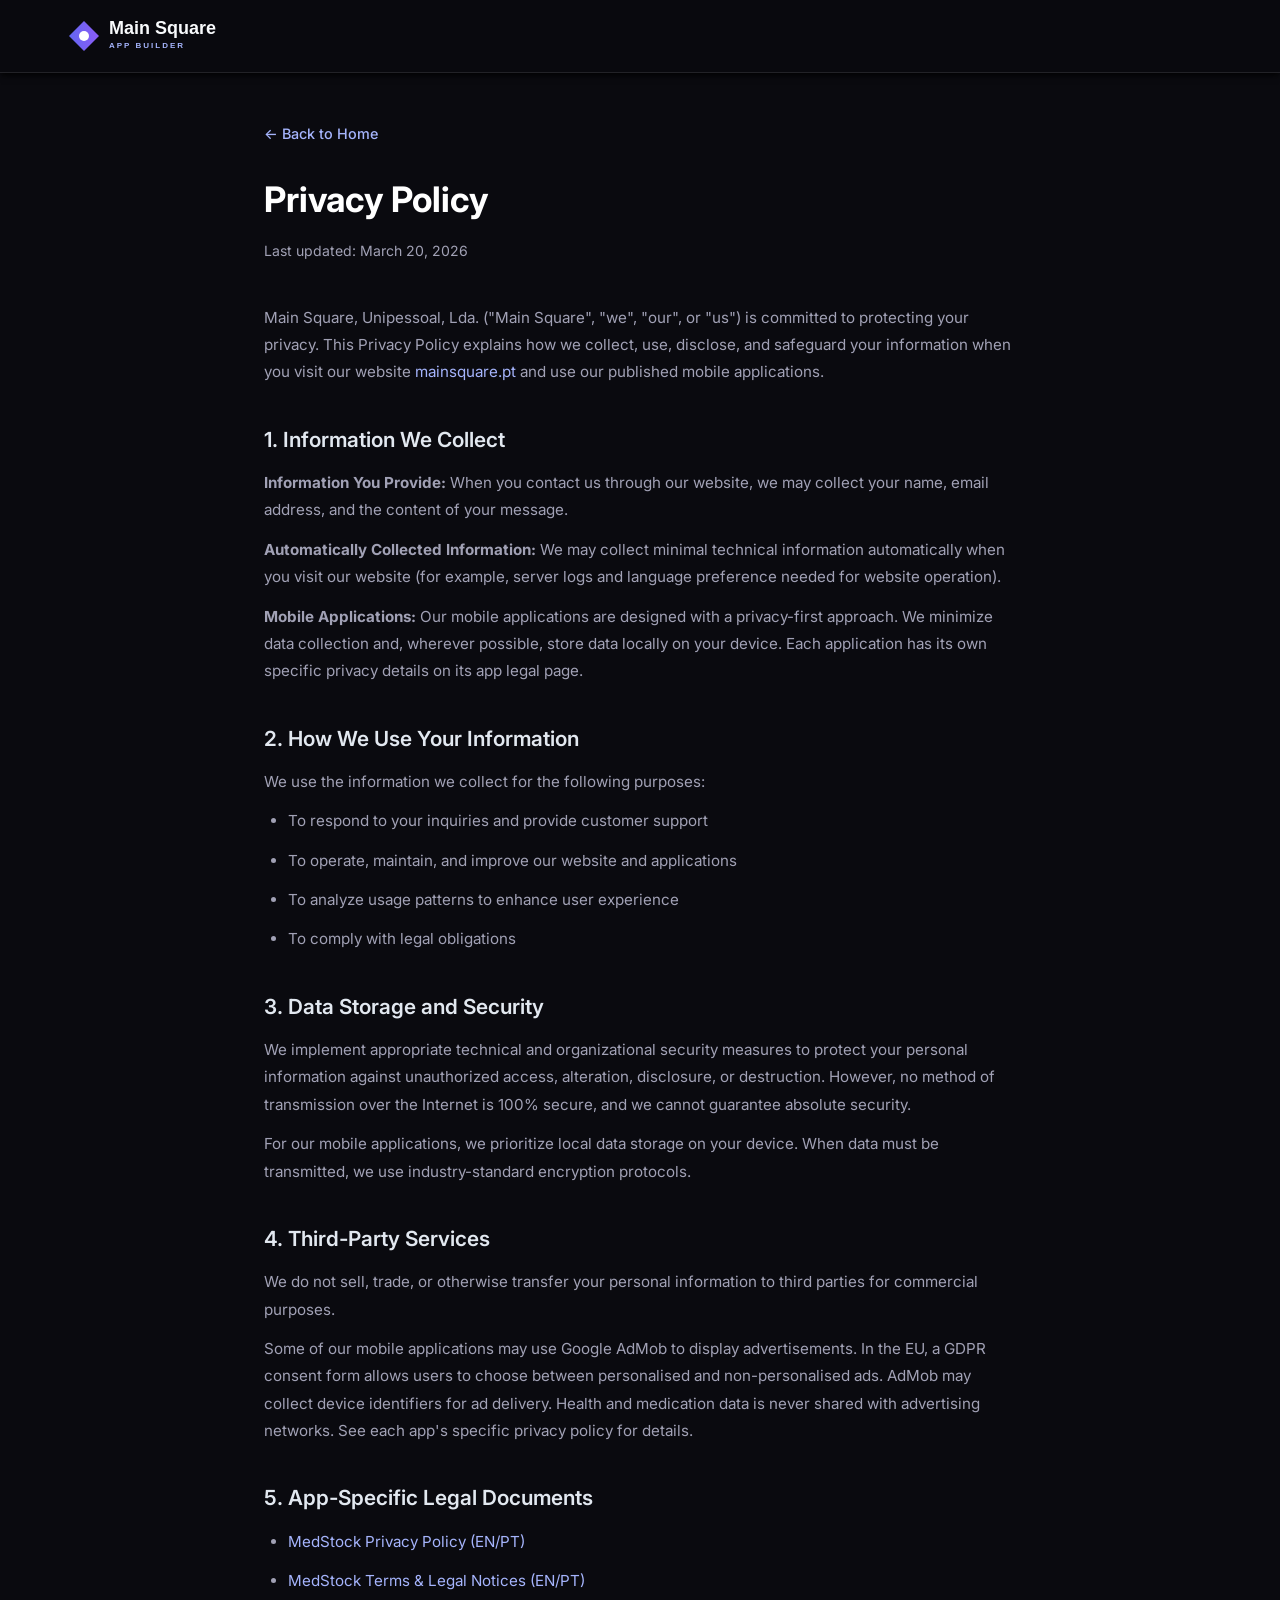
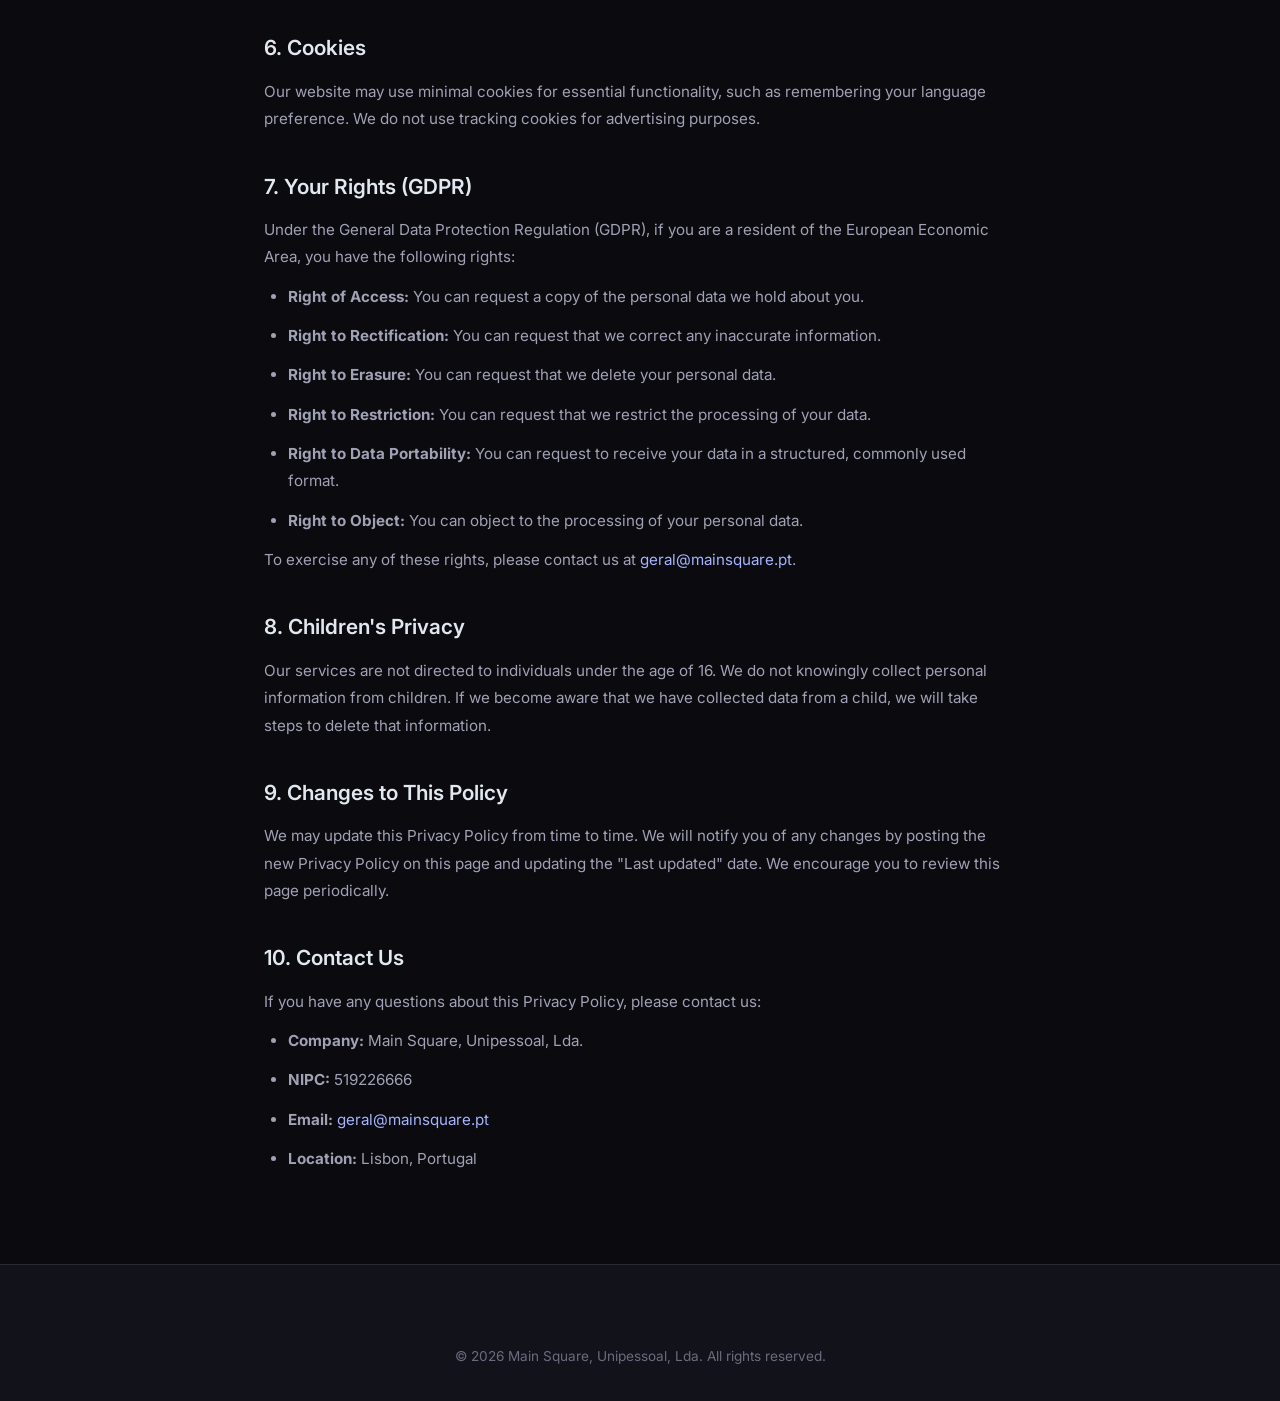
<file: privacy.html>
<!DOCTYPE html>
<html lang="en">
<head>
    <meta charset="UTF-8">
    <meta name="viewport" content="width=device-width, initial-scale=1.0">
    <meta name="theme-color" content="#0a0a0f">
    <meta name="apple-mobile-web-app-capable" content="yes">
    <meta name="apple-mobile-web-app-status-bar-style" content="black-translucent">
    <meta name="description" content="Privacy Policy — Main Square, Unipessoal, Lda.">
    <title>Privacy Policy — Main Square</title>
    <link rel="canonical" href="https://mainsquare.pt/privacy.html">
    <link rel="stylesheet" href="css/style.css">
    <link rel="preconnect" href="https://fonts.googleapis.com">
    <link rel="preconnect" href="https://fonts.gstatic.com" crossorigin>
    <link href="https://fonts.googleapis.com/css2?family=Inter:wght@300;400;500;600;700&display=swap" rel="stylesheet">
    <link rel="icon" type="image/svg+xml" href="assets/favicon.svg">
    <style>
        .legal-page { padding: 120px 24px 80px; max-width: 800px; margin: 0 auto; }
        .legal-page h1 { font-size: 2.2rem; font-weight: 700; color: #ffffff; margin-bottom: 8px; }
        .legal-page .last-updated { font-size: 0.88rem; color: var(--color-text-secondary); margin-bottom: 40px; }
        .legal-page h2 { font-size: 1.3rem; font-weight: 600; color: #e2e8f0; margin: 36px 0 12px; }
        .legal-page p, .legal-page li { font-size: 0.95rem; color: var(--color-text-secondary); line-height: 1.8; margin-bottom: 12px; }
        .legal-page ul { padding-left: 24px; list-style: disc; }
        .legal-page a { color: #a5b4fc; }
        .back-link { display: inline-flex; align-items: center; gap: 8px; font-size: 0.9rem; font-weight: 500; color: #a5b4fc; margin-bottom: 24px; }
    </style>
</head>
<body>
    <!-- Navigation -->
    <nav id="navbar" class="navbar scrolled">
        <div class="nav-container">
            <a href="index.html" class="nav-logo">
                <img src="assets/logo.svg" alt="Main Square" class="logo-img">
            </a>
        </div>
    </nav>

    <div class="legal-page">
        <a href="index.html" class="back-link">← Back to Home</a>

        <h1>Privacy Policy</h1>
        <p class="last-updated">Last updated: March 20, 2026</p>

        <p>Main Square, Unipessoal, Lda. ("Main Square", "we", "our", or "us") is committed to protecting your privacy. This Privacy Policy explains how we collect, use, disclose, and safeguard your information when you visit our website <a href="https://mainsquare.pt">mainsquare.pt</a> and use our published mobile applications.</p>

        <h2>1. Information We Collect</h2>
        <p><strong>Information You Provide:</strong> When you contact us through our website, we may collect your name, email address, and the content of your message.</p>
        <p><strong>Automatically Collected Information:</strong> We may collect minimal technical information automatically when you visit our website (for example, server logs and language preference needed for website operation).</p>
        <p><strong>Mobile Applications:</strong> Our mobile applications are designed with a privacy-first approach. We minimize data collection and, wherever possible, store data locally on your device. Each application has its own specific privacy details on its app legal page.</p>

        <h2>2. How We Use Your Information</h2>
        <p>We use the information we collect for the following purposes:</p>
        <ul>
            <li>To respond to your inquiries and provide customer support</li>
            <li>To operate, maintain, and improve our website and applications</li>
            <li>To analyze usage patterns to enhance user experience</li>
            <li>To comply with legal obligations</li>
        </ul>

        <h2>3. Data Storage and Security</h2>
        <p>We implement appropriate technical and organizational security measures to protect your personal information against unauthorized access, alteration, disclosure, or destruction. However, no method of transmission over the Internet is 100% secure, and we cannot guarantee absolute security.</p>
        <p>For our mobile applications, we prioritize local data storage on your device. When data must be transmitted, we use industry-standard encryption protocols.</p>

        <h2>4. Third-Party Services</h2>
        <p>We do not sell, trade, or otherwise transfer your personal information to third parties for commercial purposes.</p>
        <p>Some of our mobile applications may use Google AdMob to display advertisements. In the EU, a GDPR consent form allows users to choose between personalised and non-personalised ads. AdMob may collect device identifiers for ad delivery. Health and medication data is never shared with advertising networks. See each app's specific privacy policy for details.</p>

        <h2>5. App-Specific Legal Documents</h2>
        <ul>
            <li><a href="legal/medstock/privacy.html">MedStock Privacy Policy (EN/PT)</a></li>
            <li><a href="legal/medstock/terms.html">MedStock Terms & Legal Notices (EN/PT)</a></li>
        </ul>

        <h2>6. Cookies</h2>
        <p>Our website may use minimal cookies for essential functionality, such as remembering your language preference. We do not use tracking cookies for advertising purposes.</p>

        <h2>7. Your Rights (GDPR)</h2>
        <p>Under the General Data Protection Regulation (GDPR), if you are a resident of the European Economic Area, you have the following rights:</p>
        <ul>
            <li><strong>Right of Access:</strong> You can request a copy of the personal data we hold about you.</li>
            <li><strong>Right to Rectification:</strong> You can request that we correct any inaccurate information.</li>
            <li><strong>Right to Erasure:</strong> You can request that we delete your personal data.</li>
            <li><strong>Right to Restriction:</strong> You can request that we restrict the processing of your data.</li>
            <li><strong>Right to Data Portability:</strong> You can request to receive your data in a structured, commonly used format.</li>
            <li><strong>Right to Object:</strong> You can object to the processing of your personal data.</li>
        </ul>
        <p>To exercise any of these rights, please contact us at <a href="mailto:geral@mainsquare.pt">geral@mainsquare.pt</a>.</p>

        <h2>8. Children's Privacy</h2>
        <p>Our services are not directed to individuals under the age of 16. We do not knowingly collect personal information from children. If we become aware that we have collected data from a child, we will take steps to delete that information.</p>

        <h2>9. Changes to This Policy</h2>
        <p>We may update this Privacy Policy from time to time. We will notify you of any changes by posting the new Privacy Policy on this page and updating the "Last updated" date. We encourage you to review this page periodically.</p>

        <h2>10. Contact Us</h2>
        <p>If you have any questions about this Privacy Policy, please contact us:</p>
        <ul>
            <li><strong>Company:</strong> Main Square, Unipessoal, Lda.</li>
            <li><strong>NIPC:</strong> 519226666</li>
            <li><strong>Email:</strong> <a href="mailto:geral@mainsquare.pt">geral@mainsquare.pt</a></li>
            <li><strong>Location:</strong> Lisbon, Portugal</li>
        </ul>
    </div>

    <!-- Footer -->
    <footer class="footer">
        <div class="container">
            <div class="footer-bottom" style="border-top: none; padding-top: 0;">
                <p>&copy; 2026 Main Square, Unipessoal, Lda. All rights reserved.</p>
            </div>
        </div>
    </footer>
</body>
</html>
</file>
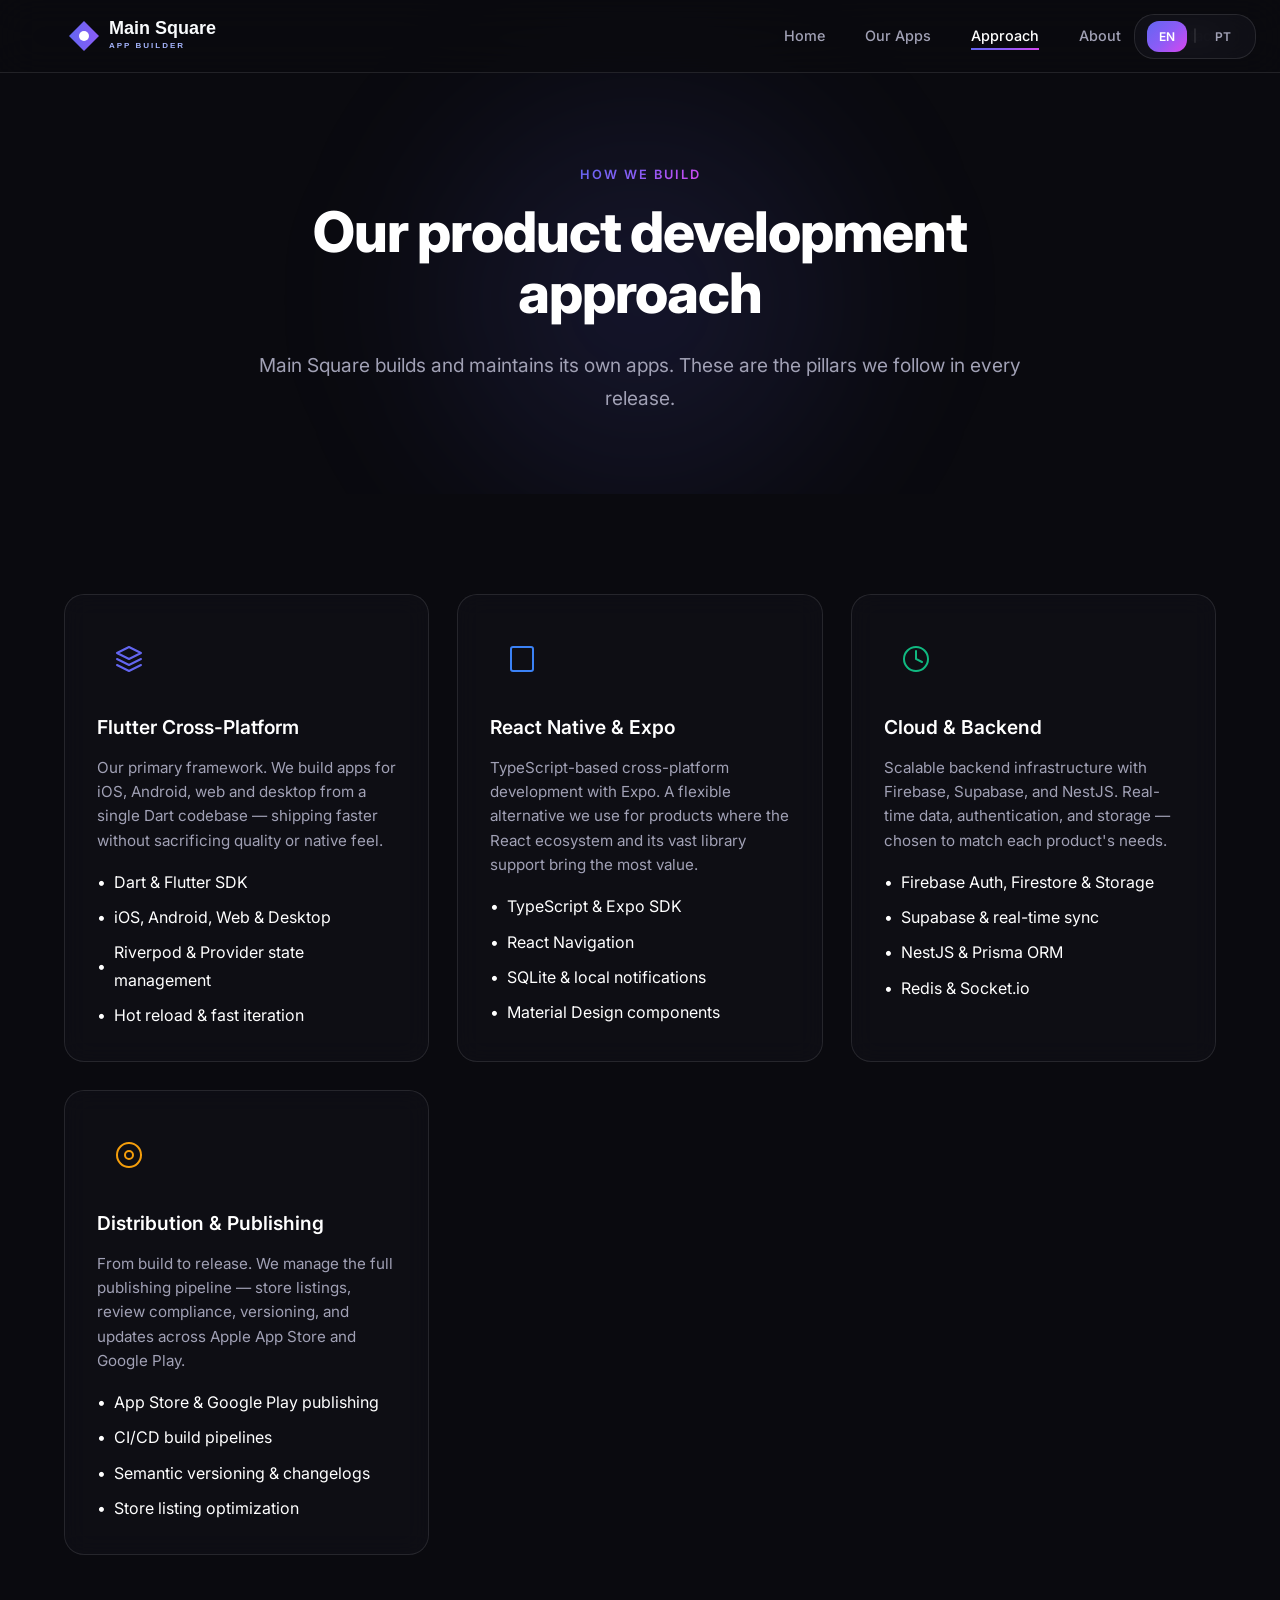
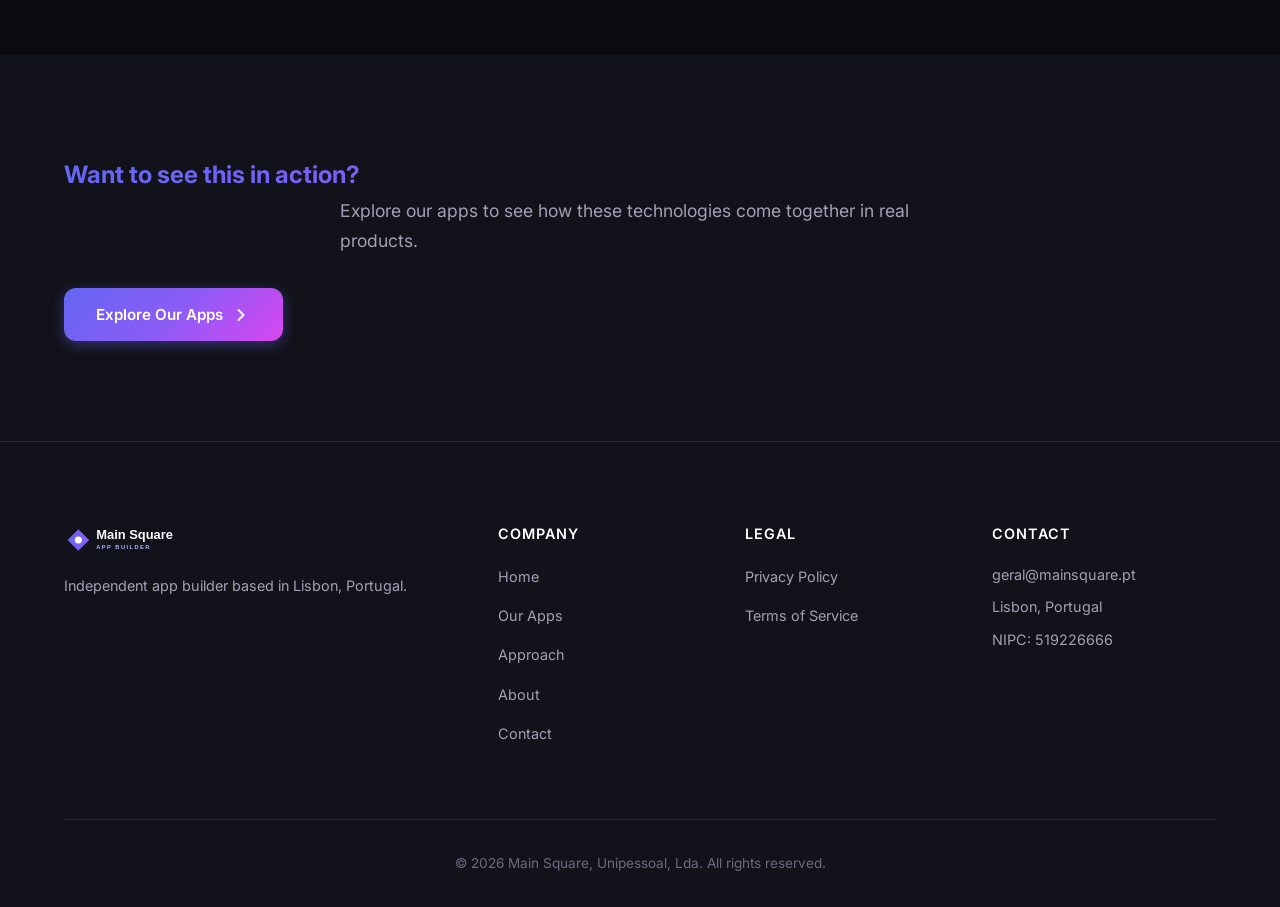
<file: services.html>
<!DOCTYPE html>
<html lang="en">
<head>
    <meta charset="UTF-8">
    <meta name="viewport" content="width=device-width, initial-scale=1.0">
    <meta name="theme-color" content="#0a0a0f">
    <meta name="apple-mobile-web-app-capable" content="yes">
    <meta name="apple-mobile-web-app-status-bar-style" content="black-translucent">
    <title>Approach — Main Square</title>
    <link rel="canonical" href="https://mainsquare.pt/services.html">
    <link rel="stylesheet" href="css/style.css">
    <link href="https://fonts.googleapis.com/css2?family=Inter:wght@300;400;500;600;700;800;900&display=swap" rel="stylesheet">
    <link rel="icon" type="image/svg+xml" href="assets/favicon.svg">
</head>
<body>
    <div id="lang-toggle" class="lang-toggle">
        <button id="btn-en" class="lang-btn active" onclick="setLang('en')">EN</button>
        <span class="lang-sep">|</span>
        <button id="btn-pt" class="lang-btn" onclick="setLang('pt')">PT</button>
    </div>

    <nav id="navbar" class="navbar">
        <div class="nav-container">
            <a href="index.html" class="nav-logo">
                <img src="assets/logo.svg" alt="Main Square" class="logo-img">
            </a>
            <button class="nav-menu-btn" id="navMenuBtn" aria-label="Toggle menu">
                <span></span><span></span><span></span>
            </button>
            <ul class="nav-links" id="navLinks">
                <li><a href="index.html" data-en="Home" data-pt="Início">Home</a></li>
                <li><a href="apps.html" data-en="Our Apps" data-pt="Aplicações">Our Apps</a></li>
                <li><a href="services.html" class="active" data-en="Approach" data-pt="Abordagem">Approach</a></li>
                <li><a href="about.html" data-en="About" data-pt="Sobre">About</a></li>
                <li><a href="contact.html" data-en="Contact" data-pt="Contacto">Contact</a></li>
            </ul>
        </div>
    </nav>

    <section class="page-header">
        <div class="container">
            <div class="header-content">
                <div class="section-tag" data-en="How We Build" data-pt="Como Construímos">How We Build</div>
                <h1 data-en="Our product development<br>approach" data-pt="A nossa abordagem<br>de desenvolvimento">Our product development<br>approach</h1>
                <p data-en="Main Square builds and maintains its own apps. These are the pillars we follow in every release." data-pt="A Main Square cria e mantém as suas próprias apps. Estes são os pilares que seguimos em cada lançamento.">Main Square builds and maintains its own apps. These are the pillars we follow in every release.</p>
            </div>
        </div>
    </section>

    <section class="section">
        <div class="container">
            <div class="features-grid">
                <div class="feature-card">
                    <div class="feature-icon">
                        <svg width="32" height="32" viewBox="0 0 32 32" fill="none">
                            <path d="M16 4L4 10L16 16L28 10L16 4Z" stroke="url(#grad1)" stroke-width="2" stroke-linecap="round" stroke-linejoin="round"/>
                            <path d="M4 22L16 28L28 22" stroke="url(#grad1)" stroke-width="2" stroke-linecap="round" stroke-linejoin="round"/>
                            <path d="M4 16L16 22L28 16" stroke="url(#grad1)" stroke-width="2" stroke-linecap="round" stroke-linejoin="round"/>
                            <defs>
                                <linearGradient id="grad1" x1="4" y1="4" x2="28" y2="28">
                                    <stop offset="0%" stop-color="#6366f1"/>
                                    <stop offset="100%" stop-color="#8b5cf6"/>
                                </linearGradient>
                            </defs>
                        </svg>
                    </div>
                    <h3 data-en="Flutter Cross-Platform" data-pt="Flutter Multiplataforma">Flutter Cross-Platform</h3>
                    <p data-en="Our primary framework. We build apps for iOS, Android, web and desktop from a single Dart codebase — shipping faster without sacrificing quality or native feel." data-pt="O nosso framework principal. Criamos apps para iOS, Android, web e desktop a partir de um único código Dart — entregando mais rápido sem sacrificar qualidade ou experiência nativa.">Our primary framework. We build apps for iOS, Android, web and desktop from a single Dart codebase — shipping faster without sacrificing quality or native feel.</p>
                    <ul style="list-style: none; padding: 0; margin-top: 16px; display: flex; flex-direction: column; gap: 8px;">
                        <li style="display: flex; align-items: center; gap: 8px;">
                            <span style="color: var(--color-accent);">•</span>
                            <span data-en="Dart & Flutter SDK" data-pt="Dart e Flutter SDK">Dart & Flutter SDK</span>
                        </li>
                        <li style="display: flex; align-items: center; gap: 8px;">
                            <span style="color: var(--color-accent);">•</span>
                            <span data-en="iOS, Android, Web & Desktop" data-pt="iOS, Android, Web e Desktop">iOS, Android, Web & Desktop</span>
                        </li>
                        <li style="display: flex; align-items: center; gap: 8px;">
                            <span style="color: var(--color-accent);">•</span>
                            <span data-en="Riverpod & Provider state management" data-pt="Gestão de estado com Riverpod e Provider">Riverpod & Provider state management</span>
                        </li>
                        <li style="display: flex; align-items: center; gap: 8px;">
                            <span style="color: var(--color-accent);">•</span>
                            <span data-en="Hot reload & fast iteration" data-pt="Hot reload e iteração rápida">Hot reload & fast iteration</span>
                        </li>
                    </ul>
                </div>

                <div class="feature-card">
                    <div class="feature-icon">
                        <svg width="32" height="32" viewBox="0 0 32 32" fill="none">
                            <rect x="5" y="4" width="22" height="24" rx="2" stroke="url(#grad2)" stroke-width="2"/>
                            <path d="M5 9H27" stroke="url(#grad2)" stroke-width="2"/>
                            <defs>
                                <linearGradient id="grad2" x1="5" y1="4" x2="27" y2="28">
                                    <stop offset="0%" stop-color="#3b82f6"/>
                                    <stop offset="100%" stop-color="#06b6d4"/>
                                </linearGradient>
                            </defs>
                        </svg>
                    </div>
                    <h3 data-en="React Native & Expo" data-pt="React Native e Expo">React Native & Expo</h3>
                    <p data-en="TypeScript-based cross-platform development with Expo. A flexible alternative we use for products where the React ecosystem and its vast library support bring the most value." data-pt="Desenvolvimento multiplataforma baseado em TypeScript com Expo. Uma alternativa flexível que usamos em produtos onde o ecossistema React e o seu vasto suporte de bibliotecas trazem mais valor.">TypeScript-based cross-platform development with Expo. A flexible alternative we use for products where the React ecosystem and its vast library support bring the most value.</p>
                    <ul style="list-style: none; padding: 0; margin-top: 16px; display: flex; flex-direction: column; gap: 8px;">
                        <li style="display: flex; align-items: center; gap: 8px;">
                            <span style="color: var(--color-accent-blue);">•</span>
                            <span data-en="TypeScript & Expo SDK" data-pt="TypeScript e Expo SDK">TypeScript & Expo SDK</span>
                        </li>
                        <li style="display: flex; align-items: center; gap: 8px;">
                            <span style="color: var(--color-accent-blue);">•</span>
                            <span data-en="React Navigation" data-pt="React Navigation">React Navigation</span>
                        </li>
                        <li style="display: flex; align-items: center; gap: 8px;">
                            <span style="color: var(--color-accent-blue);">•</span>
                            <span data-en="SQLite & local notifications" data-pt="SQLite e notificações locais">SQLite & local notifications</span>
                        </li>
                        <li style="display: flex; align-items: center; gap: 8px;">
                            <span style="color: var(--color-accent-blue);">•</span>
                            <span data-en="Material Design components" data-pt="Componentes Material Design">Material Design components</span>
                        </li>
                    </ul>
                </div>

                <div class="feature-card">
                    <div class="feature-icon">
                        <svg width="32" height="32" viewBox="0 0 32 32" fill="none">
                            <circle cx="16" cy="16" r="12" stroke="url(#grad3)" stroke-width="2"/>
                            <path d="M16 8V16L22 19" stroke="url(#grad3)" stroke-width="2" stroke-linecap="round"/>
                            <defs>
                                <linearGradient id="grad3" x1="4" y1="4" x2="28" y2="28">
                                    <stop offset="0%" stop-color="#10b981"/>
                                    <stop offset="100%" stop-color="#059669"/>
                                </linearGradient>
                            </defs>
                        </svg>
                    </div>
                    <h3 data-en="Cloud & Backend" data-pt="Cloud e Backend">Cloud & Backend</h3>
                    <p data-en="Scalable backend infrastructure with Firebase, Supabase, and NestJS. Real-time data, authentication, and storage — chosen to match each product's needs." data-pt="Infraestrutura backend escalável com Firebase, Supabase e NestJS. Dados em tempo real, autenticação e armazenamento — escolhidos conforme as necessidades de cada produto.">Scalable backend infrastructure with Firebase, Supabase, and NestJS. Real-time data, authentication, and storage — chosen to match each product's needs.</p>
                    <ul style="list-style: none; padding: 0; margin-top: 16px; display: flex; flex-direction: column; gap: 8px;">
                        <li style="display: flex; align-items: center; gap: 8px;">
                            <span style="color: var(--color-accent-green);">•</span>
                            <span data-en="Firebase Auth, Firestore & Storage" data-pt="Firebase Auth, Firestore e Storage">Firebase Auth, Firestore & Storage</span>
                        </li>
                        <li style="display: flex; align-items: center; gap: 8px;">
                            <span style="color: var(--color-accent-green);">•</span>
                            <span data-en="Supabase & real-time sync" data-pt="Supabase e sincronização em tempo real">Supabase & real-time sync</span>
                        </li>
                        <li style="display: flex; align-items: center; gap: 8px;">
                            <span style="color: var(--color-accent-green);">•</span>
                            <span data-en="NestJS & Prisma ORM" data-pt="NestJS e Prisma ORM">NestJS & Prisma ORM</span>
                        </li>
                        <li style="display: flex; align-items: center; gap: 8px;">
                            <span style="color: var(--color-accent-green);">•</span>
                            <span data-en="Redis & Socket.io" data-pt="Redis e Socket.io">Redis & Socket.io</span>
                        </li>
                    </ul>
                </div>

                <div class="feature-card">
                    <div class="feature-icon">
                        <svg width="32" height="32" viewBox="0 0 32 32" fill="none">
                            <path d="M28 16C28 22.6274 22.6274 28 16 28C9.37258 28 4 22.6274 4 16C4 9.37258 9.37258 4 16 4" stroke="url(#grad4)" stroke-width="2" stroke-linecap="round"/>
                            <path d="M16 4C22.6274 4 28 9.37258 28 16" stroke="url(#grad4)" stroke-width="2" stroke-linecap="round"/>
                            <circle cx="16" cy="16" r="4" stroke="url(#grad4)" stroke-width="2"/>
                            <defs>
                                <linearGradient id="grad4" x1="4" y1="4" x2="28" y2="28">
                                    <stop offset="0%" stop-color="#f59e0b"/>
                                    <stop offset="100%" stop-color="#d97706"/>
                                </linearGradient>
                            </defs>
                        </svg>
                    </div>
                    <h3 data-en="Distribution & Publishing" data-pt="Distribuição e Publicação">Distribution & Publishing</h3>
                    <p data-en="From build to release. We manage the full publishing pipeline — store listings, review compliance, versioning, and updates across Apple App Store and Google Play." data-pt="Da compilação ao lançamento. Gerimos todo o pipeline de publicação — listagens nas lojas, conformidade com revisões, versionamento e atualizações na App Store e Google Play.">From build to release. We manage the full publishing pipeline — store listings, review compliance, versioning, and updates across Apple App Store and Google Play.</p>
                    <ul style="list-style: none; padding: 0; margin-top: 16px; display: flex; flex-direction: column; gap: 8px;">
                        <li style="display: flex; align-items: center; gap: 8px;">
                            <span style="color: var(--color-accent-orange);">•</span>
                            <span data-en="App Store & Google Play publishing" data-pt="Publicação na App Store e Google Play">App Store & Google Play publishing</span>
                        </li>
                        <li style="display: flex; align-items: center; gap: 8px;">
                            <span style="color: var(--color-accent-orange);">•</span>
                            <span data-en="CI/CD build pipelines" data-pt="Pipelines de build CI/CD">CI/CD build pipelines</span>
                        </li>
                        <li style="display: flex; align-items: center; gap: 8px;">
                            <span style="color: var(--color-accent-orange);">•</span>
                            <span data-en="Semantic versioning & changelogs" data-pt="Versionamento semântico e changelogs">Semantic versioning & changelogs</span>
                        </li>
                        <li style="display: flex; align-items: center; gap: 8px;">
                            <span style="color: var(--color-accent-orange);">•</span>
                            <span data-en="Store listing optimization" data-pt="Otimização de listagens nas lojas">Store listing optimization</span>
                        </li>
                    </ul>
                </div>
            </div>
        </div>
    </section>

    <section class="section cta-section">
        <div class="container">
            <h2 class="gradient-text" data-en="Want to see this in action?" data-pt="Quer ver isto em ação?">Want to see this in action?</h2>
            <p style="font-size: 1.1rem; max-width: 600px; margin: 0 auto 32px; color: var(--color-text-secondary);" data-en="Explore our apps to see how these technologies come together in real products." data-pt="Explore as nossas apps para ver como estas tecnologias se juntam em produtos reais.">Explore our apps to see how these technologies come together in real products.</p>
            <a href="apps.html" class="btn btn-primary">
                <span data-en="Explore Our Apps" data-pt="Ver Aplicações">Explore Our Apps</span>
                <svg width="20" height="20" viewBox="0 0 20 20" fill="none">
                    <path d="M7.5 15L12.5 10L7.5 5" stroke="currentColor" stroke-width="2" stroke-linecap="round" stroke-linejoin="round"/>
                </svg>
            </a>
        </div>
    </section>

    <footer class="footer">
        <div class="container">
            <div class="footer-grid">
                <div class="footer-brand">
                    <img src="assets/logo.svg" alt="Main Square" class="footer-logo">
                    <p data-en="Independent app builder based in Lisbon, Portugal." data-pt="Editora independente de aplicações com sede em Lisboa, Portugal.">Independent app builder based in Lisbon, Portugal.</p>
                </div>
                <div class="footer-links">
                    <h4 data-en="Company" data-pt="Empresa">Company</h4>
                    <ul>
                        <li><a href="index.html" data-en="Home" data-pt="Início">Home</a></li>
                        <li><a href="apps.html" data-en="Our Apps" data-pt="Aplicações">Our Apps</a></li>
                        <li><a href="services.html" data-en="Approach" data-pt="Abordagem">Approach</a></li>
                        <li><a href="about.html" data-en="About" data-pt="Sobre">About</a></li>
                        <li><a href="contact.html" data-en="Contact" data-pt="Contacto">Contact</a></li>
                    </ul>
                </div>
                <div class="footer-links">
                    <h4 data-en="Legal" data-pt="Legal">Legal</h4>
                    <ul>
                        <li><a href="privacy.html" data-en="Privacy Policy" data-pt="Política de Privacidade">Privacy Policy</a></li>
                        <li><a href="terms.html" data-en="Terms of Service" data-pt="Termos de Serviço">Terms of Service</a></li>
                    </ul>
                </div>
                <div class="footer-contact">
                    <h4 data-en="Contact" data-pt="Contacto">Contact</h4>
                    <p><a href="mailto:geral@mainsquare.pt">geral@mainsquare.pt</a></p>
                    <p data-en="Lisbon, Portugal" data-pt="Lisboa, Portugal">Lisbon, Portugal</p>
                    <p>NIPC: 519226666</p>
                </div>
            </div>
            <div class="footer-bottom">
                <p>&copy; 2026 Main Square, Unipessoal, Lda. <span data-en="All rights reserved." data-pt="Todos os direitos reservados.">All rights reserved.</span></p>
            </div>
        </div>
    </footer>

    <script src="js/main.js"></script>
</body>
</html>
</file>
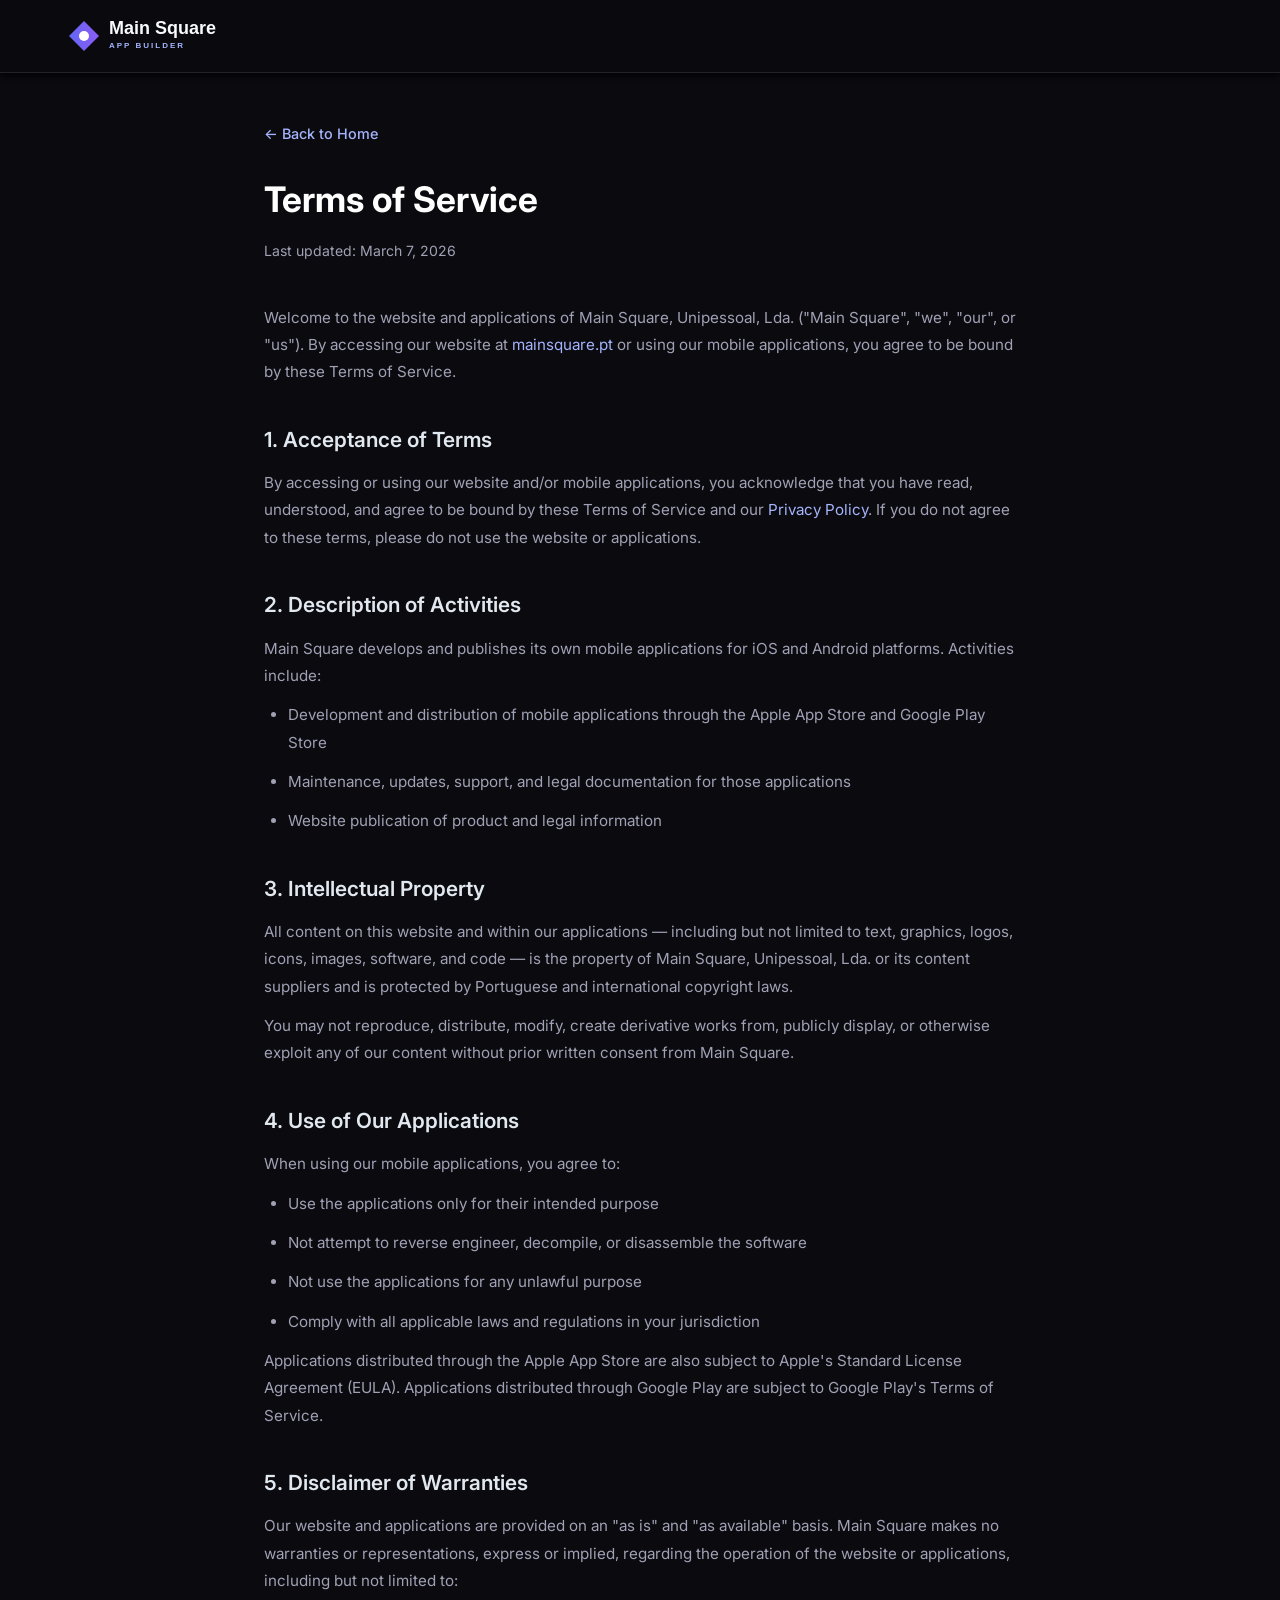
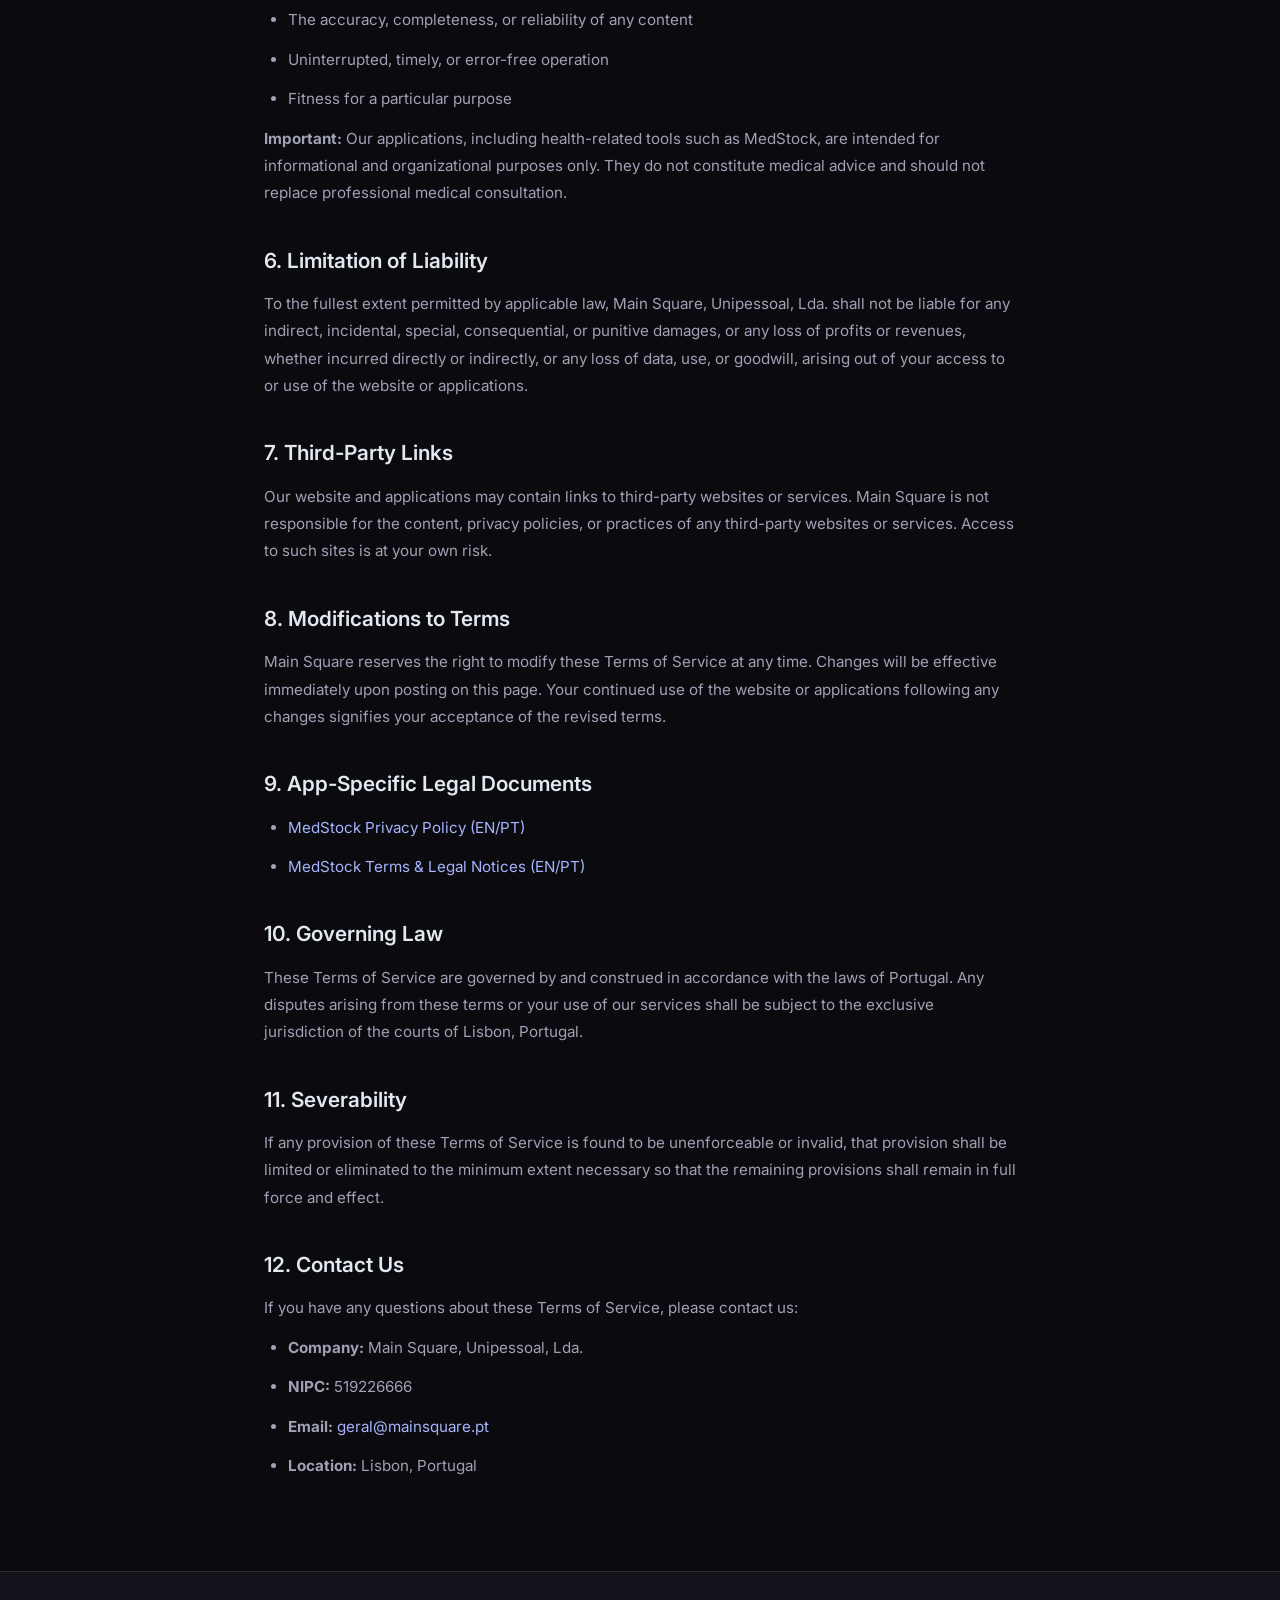
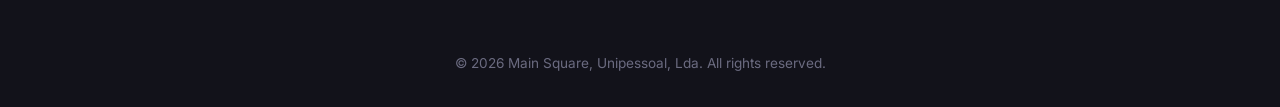
<file: terms.html>
<!DOCTYPE html>
<html lang="en">
<head>
    <meta charset="UTF-8">
    <meta name="viewport" content="width=device-width, initial-scale=1.0">
    <meta name="theme-color" content="#0a0a0f">
    <meta name="apple-mobile-web-app-capable" content="yes">
    <meta name="apple-mobile-web-app-status-bar-style" content="black-translucent">
    <meta name="description" content="Terms of Service — Main Square, Unipessoal, Lda.">
    <title>Terms of Service — Main Square</title>
    <link rel="canonical" href="https://mainsquare.pt/terms.html">
    <link rel="stylesheet" href="css/style.css">
    <link rel="preconnect" href="https://fonts.googleapis.com">
    <link rel="preconnect" href="https://fonts.gstatic.com" crossorigin>
    <link href="https://fonts.googleapis.com/css2?family=Inter:wght@300;400;500;600;700&display=swap" rel="stylesheet">
    <link rel="icon" type="image/svg+xml" href="assets/favicon.svg">
    <style>
        .legal-page { padding: 120px 24px 80px; max-width: 800px; margin: 0 auto; }
        .legal-page h1 { font-size: 2.2rem; font-weight: 700; color: #ffffff; margin-bottom: 8px; }
        .legal-page .last-updated { font-size: 0.88rem; color: var(--color-text-secondary); margin-bottom: 40px; }
        .legal-page h2 { font-size: 1.3rem; font-weight: 600; color: #e2e8f0; margin: 36px 0 12px; }
        .legal-page p, .legal-page li { font-size: 0.95rem; color: var(--color-text-secondary); line-height: 1.8; margin-bottom: 12px; }
        .legal-page ul { padding-left: 24px; list-style: disc; }
        .legal-page a { color: #a5b4fc; }
        .back-link { display: inline-flex; align-items: center; gap: 8px; font-size: 0.9rem; font-weight: 500; color: #a5b4fc; margin-bottom: 24px; }
    </style>
</head>
<body>
    <!-- Navigation -->
    <nav id="navbar" class="navbar scrolled">
        <div class="nav-container">
            <a href="index.html" class="nav-logo">
                <img src="assets/logo.svg" alt="Main Square" class="logo-img">
            </a>
        </div>
    </nav>

    <div class="legal-page">
        <a href="index.html" class="back-link">← Back to Home</a>

        <h1>Terms of Service</h1>
        <p class="last-updated">Last updated: March 7, 2026</p>

        <p>Welcome to the website and applications of Main Square, Unipessoal, Lda. ("Main Square", "we", "our", or "us"). By accessing our website at <a href="https://mainsquare.pt">mainsquare.pt</a> or using our mobile applications, you agree to be bound by these Terms of Service.</p>

        <h2>1. Acceptance of Terms</h2>
        <p>By accessing or using our website and/or mobile applications, you acknowledge that you have read, understood, and agree to be bound by these Terms of Service and our <a href="privacy.html">Privacy Policy</a>. If you do not agree to these terms, please do not use the website or applications.</p>

        <h2>2. Description of Activities</h2>
        <p>Main Square develops and publishes its own mobile applications for iOS and Android platforms. Activities include:</p>
        <ul>
            <li>Development and distribution of mobile applications through the Apple App Store and Google Play Store</li>
            <li>Maintenance, updates, support, and legal documentation for those applications</li>
            <li>Website publication of product and legal information</li>
        </ul>

        <h2>3. Intellectual Property</h2>
        <p>All content on this website and within our applications — including but not limited to text, graphics, logos, icons, images, software, and code — is the property of Main Square, Unipessoal, Lda. or its content suppliers and is protected by Portuguese and international copyright laws.</p>
        <p>You may not reproduce, distribute, modify, create derivative works from, publicly display, or otherwise exploit any of our content without prior written consent from Main Square.</p>

        <h2>4. Use of Our Applications</h2>
        <p>When using our mobile applications, you agree to:</p>
        <ul>
            <li>Use the applications only for their intended purpose</li>
            <li>Not attempt to reverse engineer, decompile, or disassemble the software</li>
            <li>Not use the applications for any unlawful purpose</li>
            <li>Comply with all applicable laws and regulations in your jurisdiction</li>
        </ul>
        <p>Applications distributed through the Apple App Store are also subject to Apple's Standard License Agreement (EULA). Applications distributed through Google Play are subject to Google Play's Terms of Service.</p>

        <h2>5. Disclaimer of Warranties</h2>
        <p>Our website and applications are provided on an "as is" and "as available" basis. Main Square makes no warranties or representations, express or implied, regarding the operation of the website or applications, including but not limited to:</p>
        <ul>
            <li>The accuracy, completeness, or reliability of any content</li>
            <li>Uninterrupted, timely, or error-free operation</li>
            <li>Fitness for a particular purpose</li>
        </ul>
        <p><strong>Important:</strong> Our applications, including health-related tools such as MedStock, are intended for informational and organizational purposes only. They do not constitute medical advice and should not replace professional medical consultation.</p>

        <h2>6. Limitation of Liability</h2>
        <p>To the fullest extent permitted by applicable law, Main Square, Unipessoal, Lda. shall not be liable for any indirect, incidental, special, consequential, or punitive damages, or any loss of profits or revenues, whether incurred directly or indirectly, or any loss of data, use, or goodwill, arising out of your access to or use of the website or applications.</p>

        <h2>7. Third-Party Links</h2>
        <p>Our website and applications may contain links to third-party websites or services. Main Square is not responsible for the content, privacy policies, or practices of any third-party websites or services. Access to such sites is at your own risk.</p>

        <h2>8. Modifications to Terms</h2>
        <p>Main Square reserves the right to modify these Terms of Service at any time. Changes will be effective immediately upon posting on this page. Your continued use of the website or applications following any changes signifies your acceptance of the revised terms.</p>

        <h2>9. App-Specific Legal Documents</h2>
        <ul>
            <li><a href="legal/medstock/privacy.html">MedStock Privacy Policy (EN/PT)</a></li>
            <li><a href="legal/medstock/terms.html">MedStock Terms & Legal Notices (EN/PT)</a></li>
        </ul>

        <h2>10. Governing Law</h2>
        <p>These Terms of Service are governed by and construed in accordance with the laws of Portugal. Any disputes arising from these terms or your use of our services shall be subject to the exclusive jurisdiction of the courts of Lisbon, Portugal.</p>

        <h2>11. Severability</h2>
        <p>If any provision of these Terms of Service is found to be unenforceable or invalid, that provision shall be limited or eliminated to the minimum extent necessary so that the remaining provisions shall remain in full force and effect.</p>

        <h2>12. Contact Us</h2>
        <p>If you have any questions about these Terms of Service, please contact us:</p>
        <ul>
            <li><strong>Company:</strong> Main Square, Unipessoal, Lda.</li>
            <li><strong>NIPC:</strong> 519226666</li>
            <li><strong>Email:</strong> <a href="mailto:geral@mainsquare.pt">geral@mainsquare.pt</a></li>
            <li><strong>Location:</strong> Lisbon, Portugal</li>
        </ul>
    </div>

    <!-- Footer -->
    <footer class="footer">
        <div class="container">
            <div class="footer-bottom" style="border-top: none; padding-top: 0;">
                <p>&copy; 2026 Main Square, Unipessoal, Lda. All rights reserved.</p>
            </div>
        </div>
    </footer>
</body>
</html>
</file>
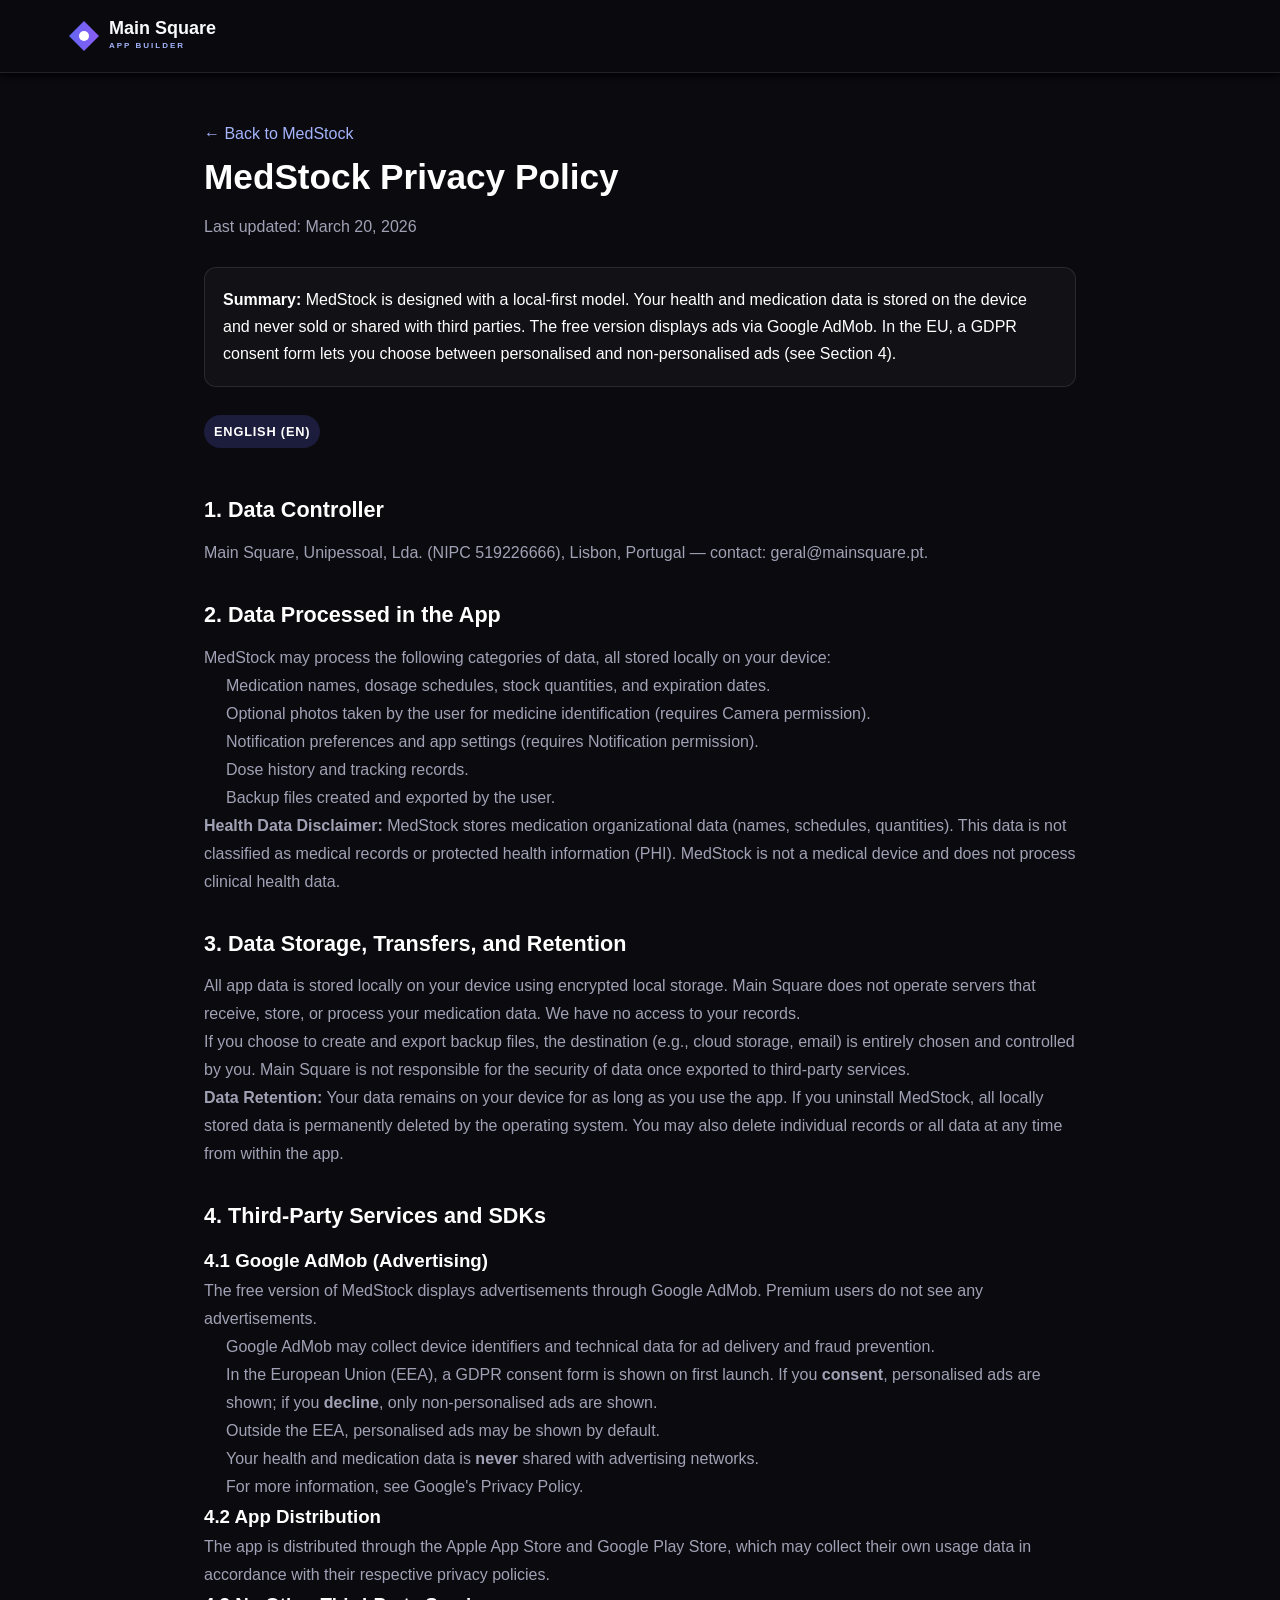
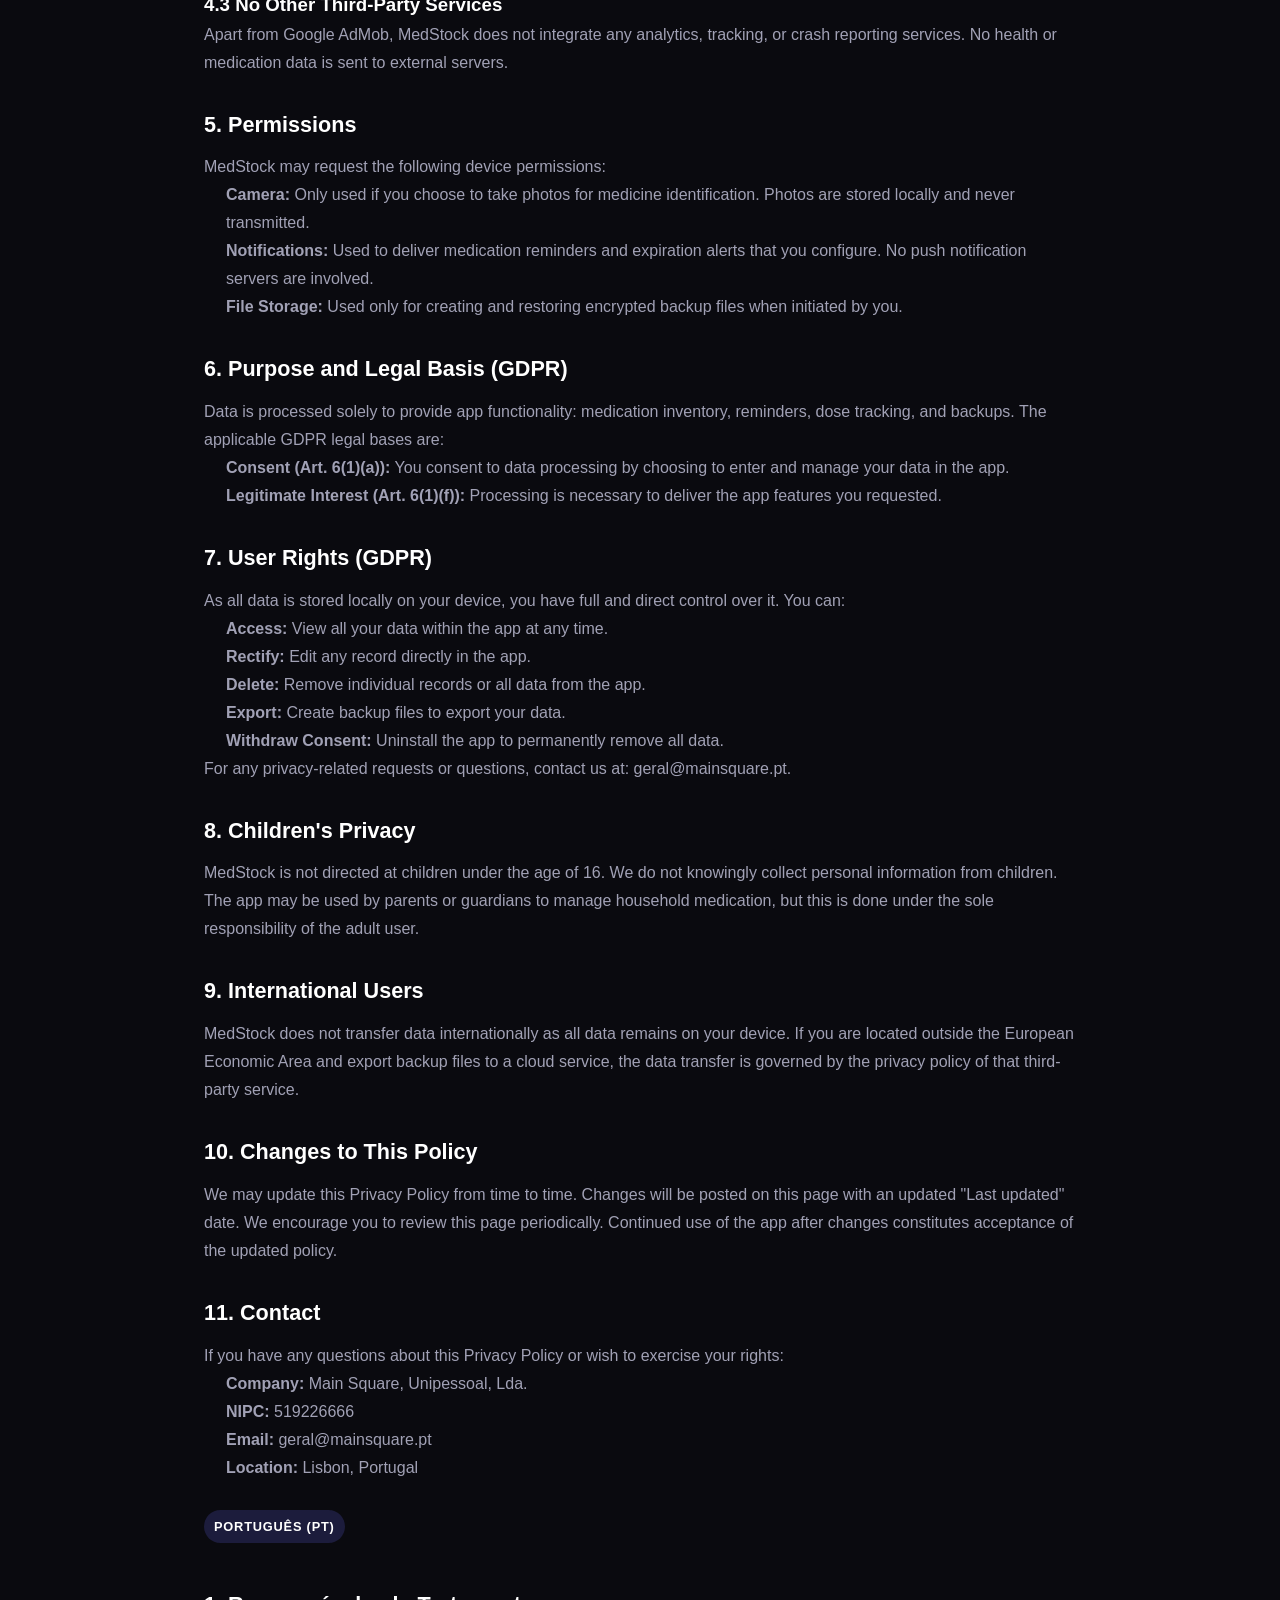
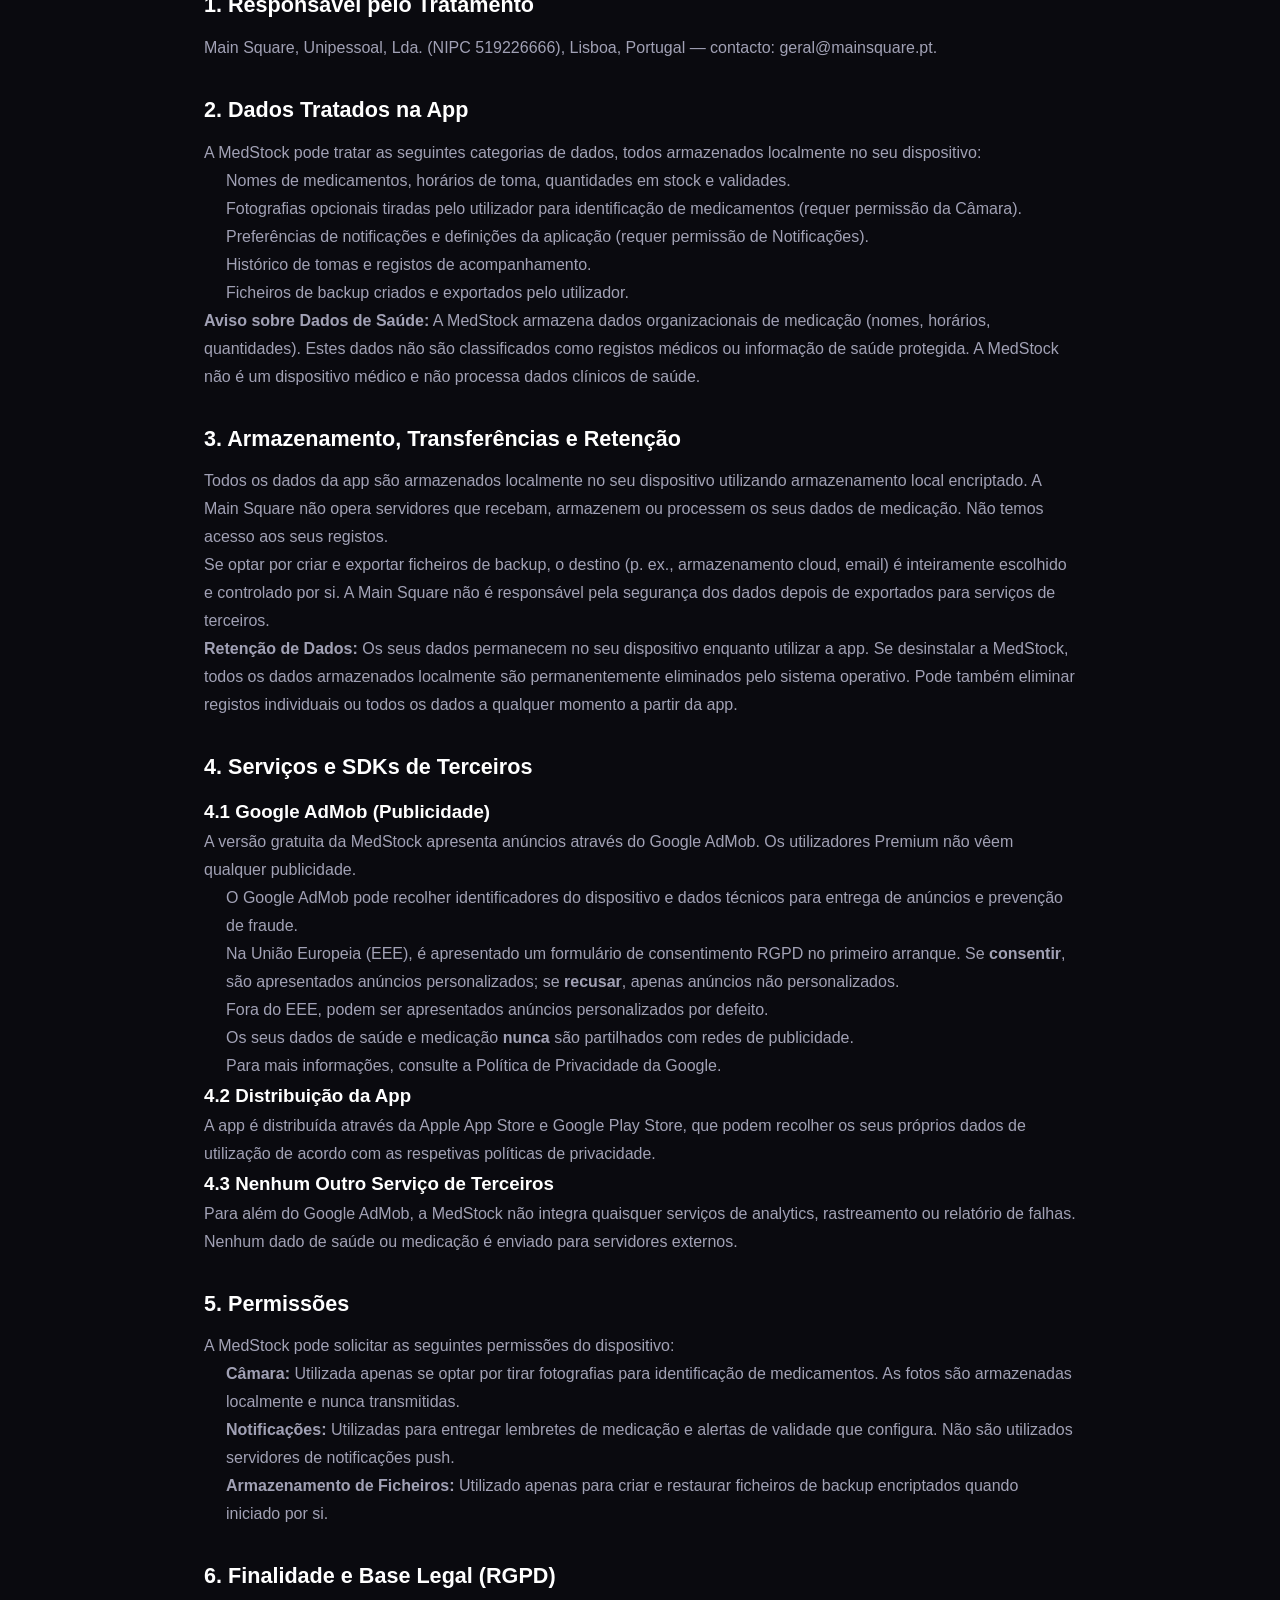
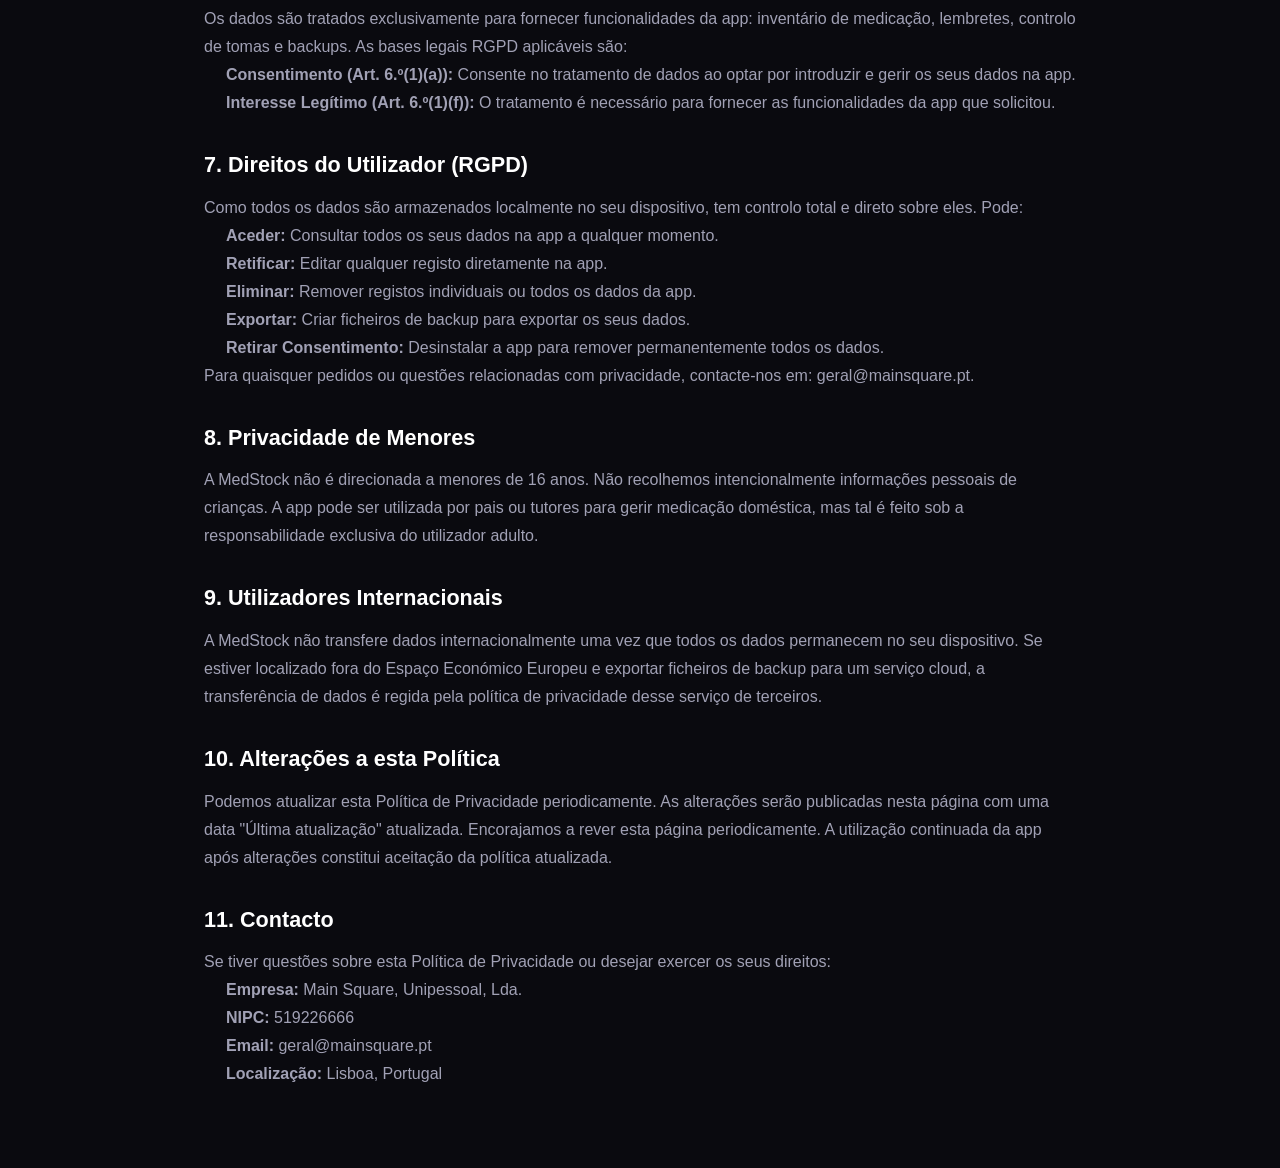
<file: legal/medstock/privacy.html>
<!DOCTYPE html>
<html lang="en">
<head>
    <meta charset="UTF-8">
    <meta name="viewport" content="width=device-width, initial-scale=1.0">
    <meta name="theme-color" content="#0a0a0f">
    <meta name="apple-mobile-web-app-capable" content="yes">
    <meta name="apple-mobile-web-app-status-bar-style" content="black-translucent">
    <meta name="description" content="MedStock Privacy Policy (EN/PT)">
    <title>MedStock Privacy Policy (EN/PT)</title>
    <link rel="canonical" href="https://mainsquare.pt/legal/medstock/privacy.html">
    <link rel="stylesheet" href="../../css/style.css">
    <style>
        .legal-page { padding: 120px 24px 80px; max-width: 920px; margin: 0 auto; }
        .legal-page h1 { font-size: 2.2rem; margin-bottom: 6px; }
        .legal-page h2 { font-size: 1.35rem; margin: 30px 0 10px; }
        .legal-page p, .legal-page li { color: var(--color-text-secondary); line-height: 1.75; }
        .legal-page ul { padding-left: 22px; }
        .legal-box { margin-top: 26px; padding: 18px; border: 1px solid rgba(255,255,255,0.1); border-radius: 12px; background: rgba(255,255,255,0.03); }
        .lang-block { margin-top: 28px; }
        .lang-label { display: inline-block; margin-bottom: 14px; font-size: 0.8rem; font-weight: 700; letter-spacing: .8px; padding: 6px 10px; border-radius: 999px; background: rgba(99,102,241,0.2); }
        .back-link { color: #a5b4fc; }
    </style>
</head>
<body>
<nav id="navbar" class="navbar scrolled">
    <div class="nav-container">
        <a href="../../index.html" class="nav-logo"><img src="../../assets/logo.svg" alt="Main Square" class="logo-img"></a>
    </div>
</nav>

<div class="legal-page">
    <a class="back-link" href="../../apps.html">← Back to MedStock</a>
    <h1>MedStock Privacy Policy</h1>
    <p>Last updated: March 20, 2026</p>

    <div class="legal-box">
        <strong>Summary:</strong> MedStock is designed with a local-first model. Your health and medication data is stored on the device and never sold or shared with third parties. The free version displays ads via Google AdMob. In the EU, a GDPR consent form lets you choose between personalised and non-personalised ads (see Section 4).
    </div>

    <section class="lang-block">
        <div class="lang-label">ENGLISH (EN)</div>
        <h2>1. Data Controller</h2>
        <p>Main Square, Unipessoal, Lda. (NIPC 519226666), Lisbon, Portugal — contact: <a href="mailto:geral@mainsquare.pt">geral@mainsquare.pt</a>.</p>

        <h2>2. Data Processed in the App</h2>
        <p>MedStock may process the following categories of data, all stored locally on your device:</p>
        <ul>
            <li>Medication names, dosage schedules, stock quantities, and expiration dates.</li>
            <li>Optional photos taken by the user for medicine identification (requires Camera permission).</li>
            <li>Notification preferences and app settings (requires Notification permission).</li>
            <li>Dose history and tracking records.</li>
            <li>Backup files created and exported by the user.</li>
        </ul>
        <p><strong>Health Data Disclaimer:</strong> MedStock stores medication organizational data (names, schedules, quantities). This data is not classified as medical records or protected health information (PHI). MedStock is not a medical device and does not process clinical health data.</p>

        <h2>3. Data Storage, Transfers, and Retention</h2>
        <p>All app data is stored locally on your device using encrypted local storage. Main Square does not operate servers that receive, store, or process your medication data. We have no access to your records.</p>
        <p>If you choose to create and export backup files, the destination (e.g., cloud storage, email) is entirely chosen and controlled by you. Main Square is not responsible for the security of data once exported to third-party services.</p>
        <p><strong>Data Retention:</strong> Your data remains on your device for as long as you use the app. If you uninstall MedStock, all locally stored data is permanently deleted by the operating system. You may also delete individual records or all data at any time from within the app.</p>

        <h2>4. Third-Party Services and SDKs</h2>
        <h3>4.1 Google AdMob (Advertising)</h3>
        <p>The free version of MedStock displays advertisements through Google AdMob. Premium users do not see any advertisements.</p>
        <ul>
            <li>Google AdMob may collect device identifiers and technical data for ad delivery and fraud prevention.</li>
            <li>In the European Union (EEA), a GDPR consent form is shown on first launch. If you <strong>consent</strong>, personalised ads are shown; if you <strong>decline</strong>, only non-personalised ads are shown.</li>
            <li>Outside the EEA, personalised ads may be shown by default.</li>
            <li>Your health and medication data is <strong>never</strong> shared with advertising networks.</li>
            <li>For more information, see <a href="https://policies.google.com/privacy">Google's Privacy Policy</a>.</li>
        </ul>
        <h3>4.2 App Distribution</h3>
        <p>The app is distributed through the Apple App Store and Google Play Store, which may collect their own usage data in accordance with their respective privacy policies.</p>
        <h3>4.3 No Other Third-Party Services</h3>
        <p>Apart from Google AdMob, MedStock does not integrate any analytics, tracking, or crash reporting services. No health or medication data is sent to external servers.</p>

        <h2>5. Permissions</h2>
        <p>MedStock may request the following device permissions:</p>
        <ul>
            <li><strong>Camera:</strong> Only used if you choose to take photos for medicine identification. Photos are stored locally and never transmitted.</li>
            <li><strong>Notifications:</strong> Used to deliver medication reminders and expiration alerts that you configure. No push notification servers are involved.</li>
            <li><strong>File Storage:</strong> Used only for creating and restoring encrypted backup files when initiated by you.</li>
        </ul>

        <h2>6. Purpose and Legal Basis (GDPR)</h2>
        <p>Data is processed solely to provide app functionality: medication inventory, reminders, dose tracking, and backups. The applicable GDPR legal bases are:</p>
        <ul>
            <li><strong>Consent (Art. 6(1)(a)):</strong> You consent to data processing by choosing to enter and manage your data in the app.</li>
            <li><strong>Legitimate Interest (Art. 6(1)(f)):</strong> Processing is necessary to deliver the app features you requested.</li>
        </ul>

        <h2>7. User Rights (GDPR)</h2>
        <p>As all data is stored locally on your device, you have full and direct control over it. You can:</p>
        <ul>
            <li><strong>Access:</strong> View all your data within the app at any time.</li>
            <li><strong>Rectify:</strong> Edit any record directly in the app.</li>
            <li><strong>Delete:</strong> Remove individual records or all data from the app.</li>
            <li><strong>Export:</strong> Create backup files to export your data.</li>
            <li><strong>Withdraw Consent:</strong> Uninstall the app to permanently remove all data.</li>
        </ul>
        <p>For any privacy-related requests or questions, contact us at: <a href="mailto:geral@mainsquare.pt">geral@mainsquare.pt</a>.</p>

        <h2>8. Children's Privacy</h2>
        <p>MedStock is not directed at children under the age of 16. We do not knowingly collect personal information from children. The app may be used by parents or guardians to manage household medication, but this is done under the sole responsibility of the adult user.</p>

        <h2>9. International Users</h2>
        <p>MedStock does not transfer data internationally as all data remains on your device. If you are located outside the European Economic Area and export backup files to a cloud service, the data transfer is governed by the privacy policy of that third-party service.</p>

        <h2>10. Changes to This Policy</h2>
        <p>We may update this Privacy Policy from time to time. Changes will be posted on this page with an updated "Last updated" date. We encourage you to review this page periodically. Continued use of the app after changes constitutes acceptance of the updated policy.</p>

        <h2>11. Contact</h2>
        <p>If you have any questions about this Privacy Policy or wish to exercise your rights:</p>
        <ul>
            <li><strong>Company:</strong> Main Square, Unipessoal, Lda.</li>
            <li><strong>NIPC:</strong> 519226666</li>
            <li><strong>Email:</strong> <a href="mailto:geral@mainsquare.pt">geral@mainsquare.pt</a></li>
            <li><strong>Location:</strong> Lisbon, Portugal</li>
        </ul>
    </section>

    <section class="lang-block">
        <div class="lang-label">PORTUGUÊS (PT)</div>
        <h2>1. Responsável pelo Tratamento</h2>
        <p>Main Square, Unipessoal, Lda. (NIPC 519226666), Lisboa, Portugal — contacto: <a href="mailto:geral@mainsquare.pt">geral@mainsquare.pt</a>.</p>

        <h2>2. Dados Tratados na App</h2>
        <p>A MedStock pode tratar as seguintes categorias de dados, todos armazenados localmente no seu dispositivo:</p>
        <ul>
            <li>Nomes de medicamentos, horários de toma, quantidades em stock e validades.</li>
            <li>Fotografias opcionais tiradas pelo utilizador para identificação de medicamentos (requer permissão da Câmara).</li>
            <li>Preferências de notificações e definições da aplicação (requer permissão de Notificações).</li>
            <li>Histórico de tomas e registos de acompanhamento.</li>
            <li>Ficheiros de backup criados e exportados pelo utilizador.</li>
        </ul>
        <p><strong>Aviso sobre Dados de Saúde:</strong> A MedStock armazena dados organizacionais de medicação (nomes, horários, quantidades). Estes dados não são classificados como registos médicos ou informação de saúde protegida. A MedStock não é um dispositivo médico e não processa dados clínicos de saúde.</p>

        <h2>3. Armazenamento, Transferências e Retenção</h2>
        <p>Todos os dados da app são armazenados localmente no seu dispositivo utilizando armazenamento local encriptado. A Main Square não opera servidores que recebam, armazenem ou processem os seus dados de medicação. Não temos acesso aos seus registos.</p>
        <p>Se optar por criar e exportar ficheiros de backup, o destino (p. ex., armazenamento cloud, email) é inteiramente escolhido e controlado por si. A Main Square não é responsável pela segurança dos dados depois de exportados para serviços de terceiros.</p>
        <p><strong>Retenção de Dados:</strong> Os seus dados permanecem no seu dispositivo enquanto utilizar a app. Se desinstalar a MedStock, todos os dados armazenados localmente são permanentemente eliminados pelo sistema operativo. Pode também eliminar registos individuais ou todos os dados a qualquer momento a partir da app.</p>

        <h2>4. Serviços e SDKs de Terceiros</h2>
        <h3>4.1 Google AdMob (Publicidade)</h3>
        <p>A versão gratuita da MedStock apresenta anúncios através do Google AdMob. Os utilizadores Premium não vêem qualquer publicidade.</p>
        <ul>
            <li>O Google AdMob pode recolher identificadores do dispositivo e dados técnicos para entrega de anúncios e prevenção de fraude.</li>
            <li>Na União Europeia (EEE), é apresentado um formulário de consentimento RGPD no primeiro arranque. Se <strong>consentir</strong>, são apresentados anúncios personalizados; se <strong>recusar</strong>, apenas anúncios não personalizados.</li>
            <li>Fora do EEE, podem ser apresentados anúncios personalizados por defeito.</li>
            <li>Os seus dados de saúde e medicação <strong>nunca</strong> são partilhados com redes de publicidade.</li>
            <li>Para mais informações, consulte a <a href="https://policies.google.com/privacy">Política de Privacidade da Google</a>.</li>
        </ul>
        <h3>4.2 Distribuição da App</h3>
        <p>A app é distribuída através da Apple App Store e Google Play Store, que podem recolher os seus próprios dados de utilização de acordo com as respetivas políticas de privacidade.</p>
        <h3>4.3 Nenhum Outro Serviço de Terceiros</h3>
        <p>Para além do Google AdMob, a MedStock não integra quaisquer serviços de analytics, rastreamento ou relatório de falhas. Nenhum dado de saúde ou medicação é enviado para servidores externos.</p>

        <h2>5. Permissões</h2>
        <p>A MedStock pode solicitar as seguintes permissões do dispositivo:</p>
        <ul>
            <li><strong>Câmara:</strong> Utilizada apenas se optar por tirar fotografias para identificação de medicamentos. As fotos são armazenadas localmente e nunca transmitidas.</li>
            <li><strong>Notificações:</strong> Utilizadas para entregar lembretes de medicação e alertas de validade que configura. Não são utilizados servidores de notificações push.</li>
            <li><strong>Armazenamento de Ficheiros:</strong> Utilizado apenas para criar e restaurar ficheiros de backup encriptados quando iniciado por si.</li>
        </ul>

        <h2>6. Finalidade e Base Legal (RGPD)</h2>
        <p>Os dados são tratados exclusivamente para fornecer funcionalidades da app: inventário de medicação, lembretes, controlo de tomas e backups. As bases legais RGPD aplicáveis são:</p>
        <ul>
            <li><strong>Consentimento (Art. 6.º(1)(a)):</strong> Consente no tratamento de dados ao optar por introduzir e gerir os seus dados na app.</li>
            <li><strong>Interesse Legítimo (Art. 6.º(1)(f)):</strong> O tratamento é necessário para fornecer as funcionalidades da app que solicitou.</li>
        </ul>

        <h2>7. Direitos do Utilizador (RGPD)</h2>
        <p>Como todos os dados são armazenados localmente no seu dispositivo, tem controlo total e direto sobre eles. Pode:</p>
        <ul>
            <li><strong>Aceder:</strong> Consultar todos os seus dados na app a qualquer momento.</li>
            <li><strong>Retificar:</strong> Editar qualquer registo diretamente na app.</li>
            <li><strong>Eliminar:</strong> Remover registos individuais ou todos os dados da app.</li>
            <li><strong>Exportar:</strong> Criar ficheiros de backup para exportar os seus dados.</li>
            <li><strong>Retirar Consentimento:</strong> Desinstalar a app para remover permanentemente todos os dados.</li>
        </ul>
        <p>Para quaisquer pedidos ou questões relacionadas com privacidade, contacte-nos em: <a href="mailto:geral@mainsquare.pt">geral@mainsquare.pt</a>.</p>

        <h2>8. Privacidade de Menores</h2>
        <p>A MedStock não é direcionada a menores de 16 anos. Não recolhemos intencionalmente informações pessoais de crianças. A app pode ser utilizada por pais ou tutores para gerir medicação doméstica, mas tal é feito sob a responsabilidade exclusiva do utilizador adulto.</p>

        <h2>9. Utilizadores Internacionais</h2>
        <p>A MedStock não transfere dados internacionalmente uma vez que todos os dados permanecem no seu dispositivo. Se estiver localizado fora do Espaço Económico Europeu e exportar ficheiros de backup para um serviço cloud, a transferência de dados é regida pela política de privacidade desse serviço de terceiros.</p>

        <h2>10. Alterações a esta Política</h2>
        <p>Podemos atualizar esta Política de Privacidade periodicamente. As alterações serão publicadas nesta página com uma data "Última atualização" atualizada. Encorajamos a rever esta página periodicamente. A utilização continuada da app após alterações constitui aceitação da política atualizada.</p>

        <h2>11. Contacto</h2>
        <p>Se tiver questões sobre esta Política de Privacidade ou desejar exercer os seus direitos:</p>
        <ul>
            <li><strong>Empresa:</strong> Main Square, Unipessoal, Lda.</li>
            <li><strong>NIPC:</strong> 519226666</li>
            <li><strong>Email:</strong> <a href="mailto:geral@mainsquare.pt">geral@mainsquare.pt</a></li>
            <li><strong>Localização:</strong> Lisboa, Portugal</li>
        </ul>
    </section>
</div>
</body>
</html>
</file>
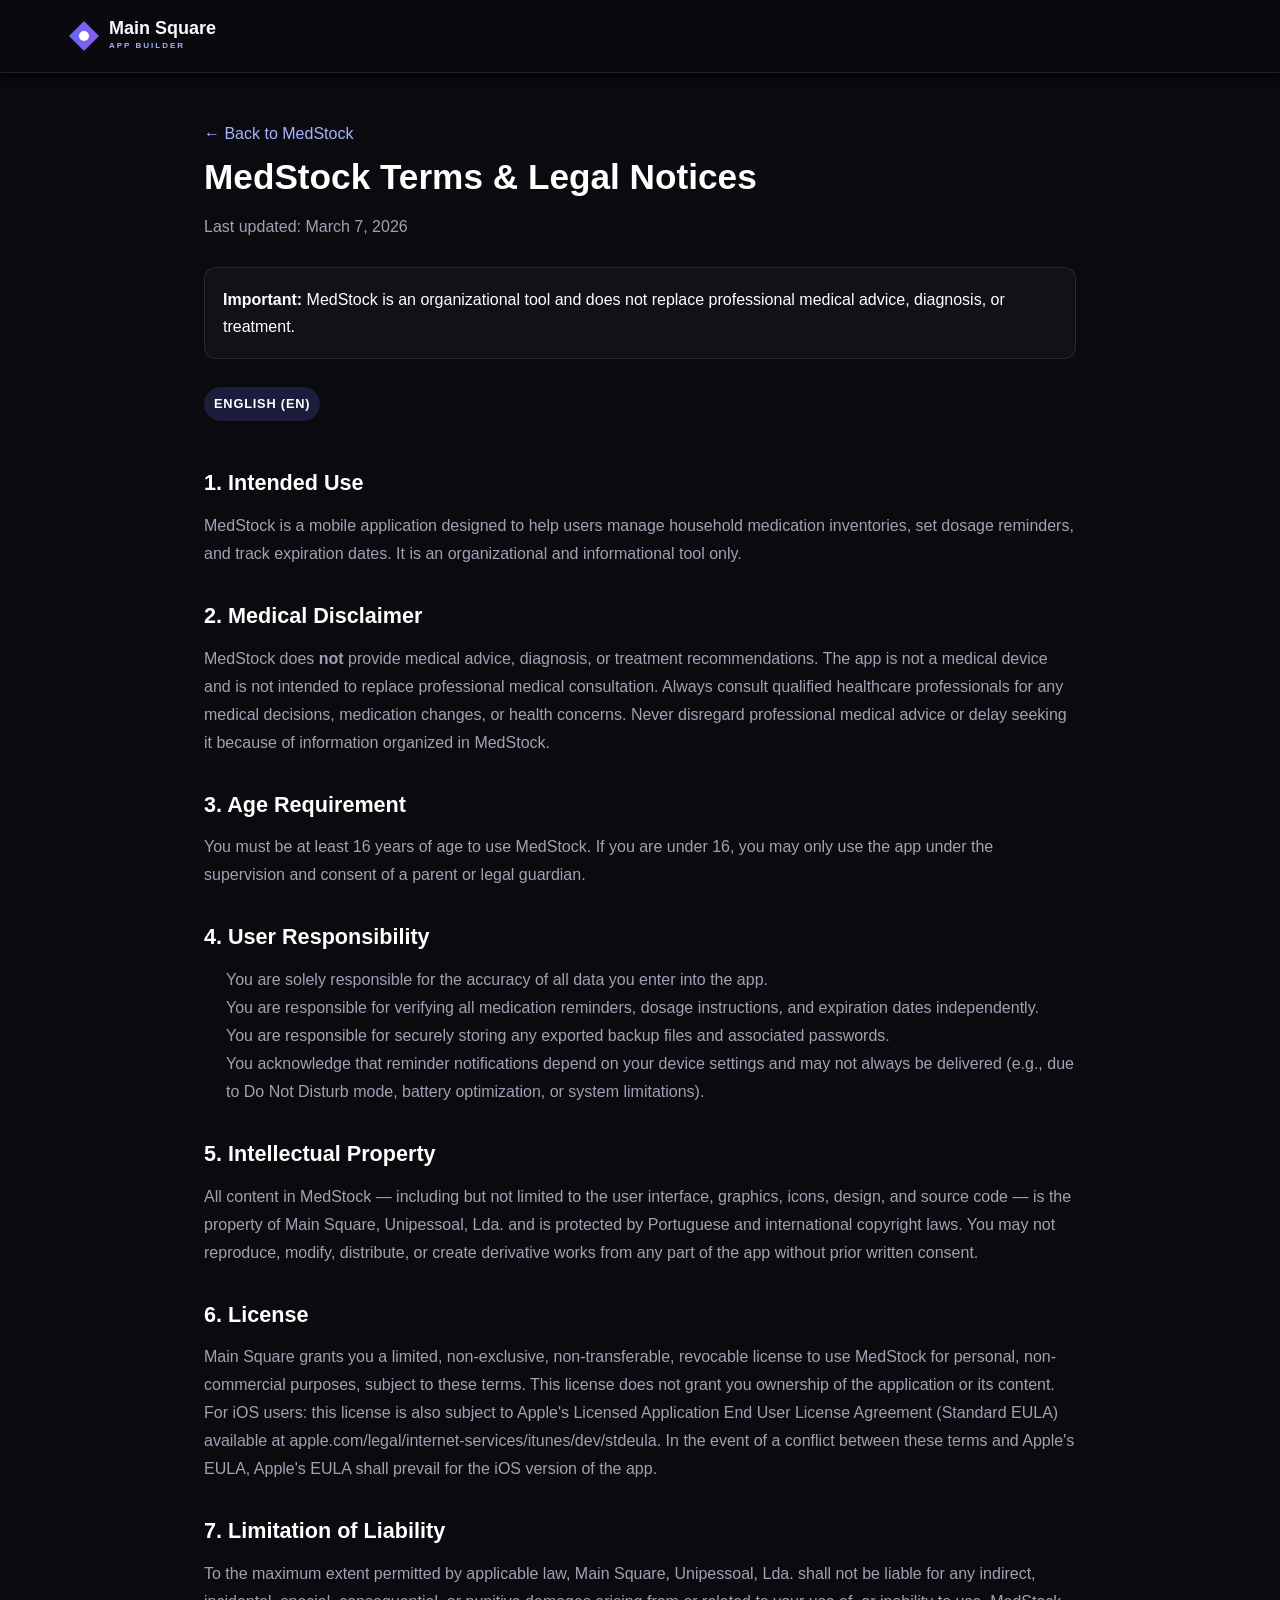
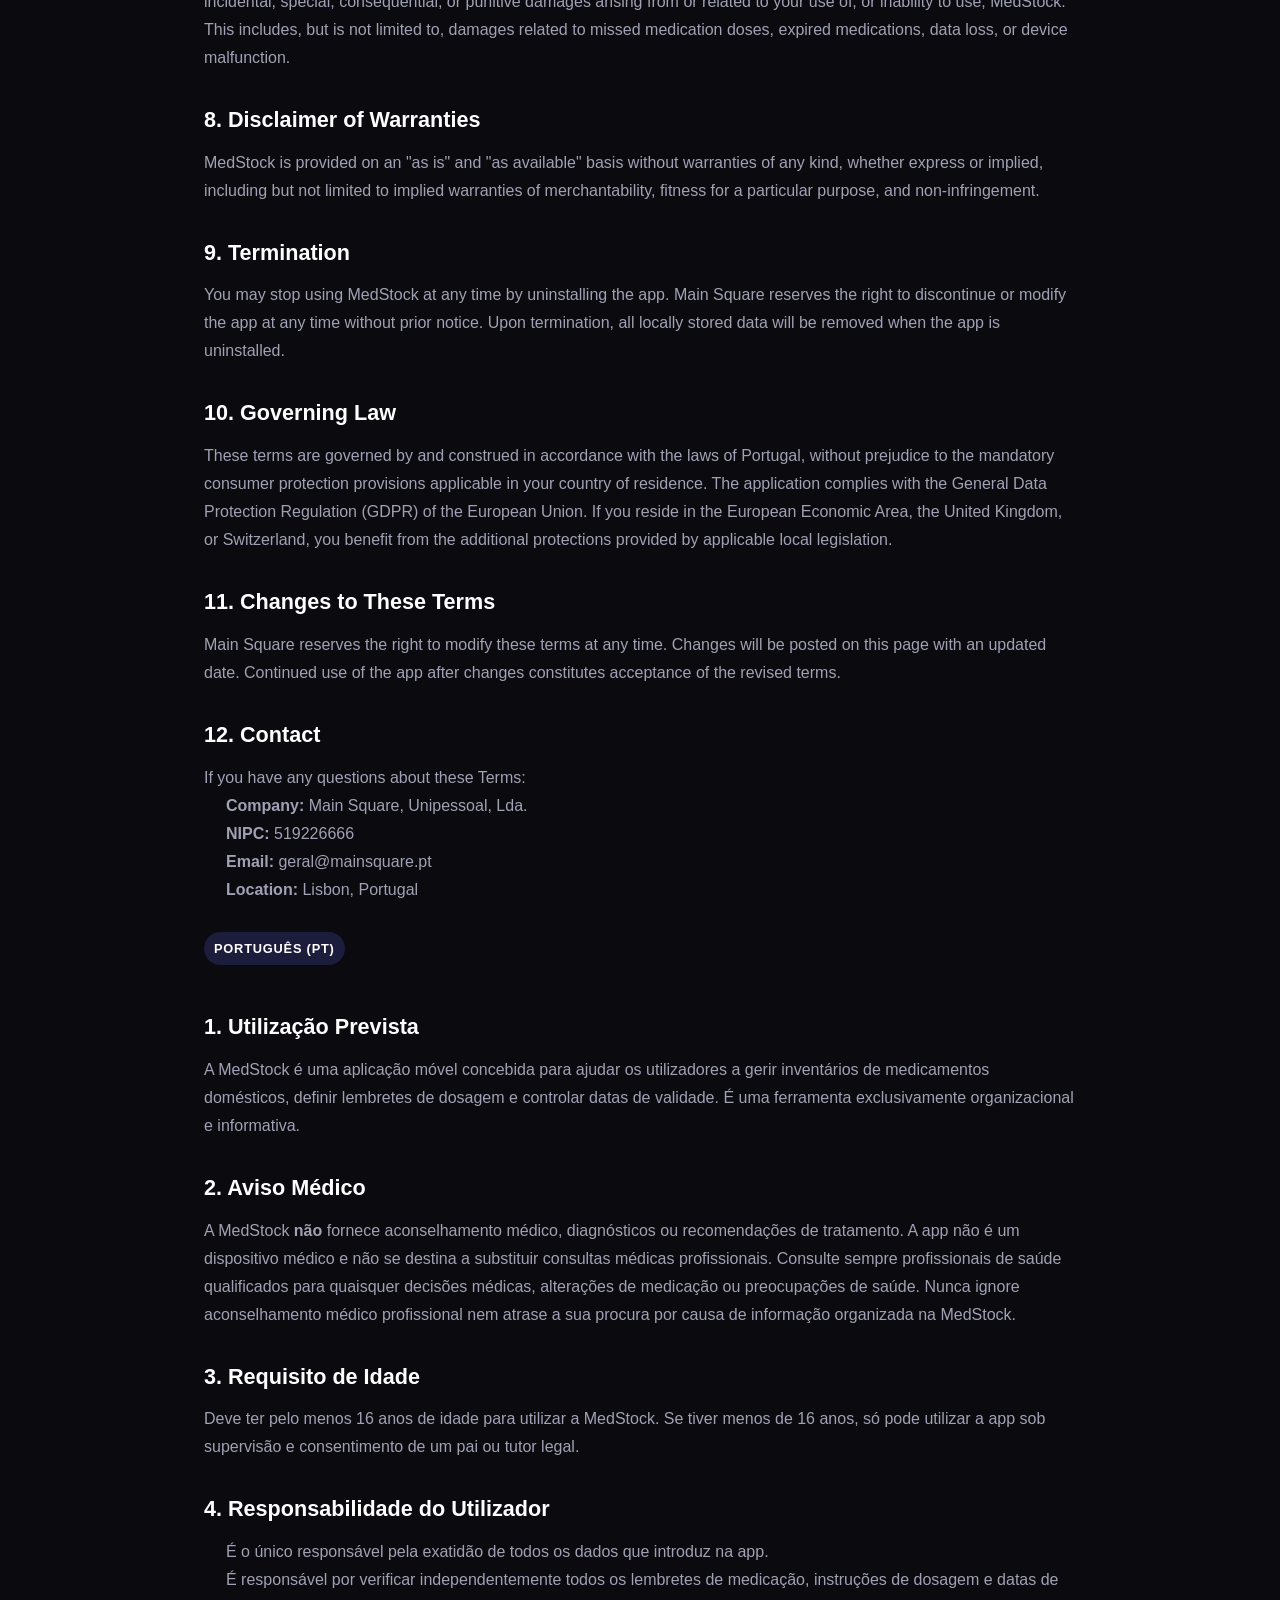
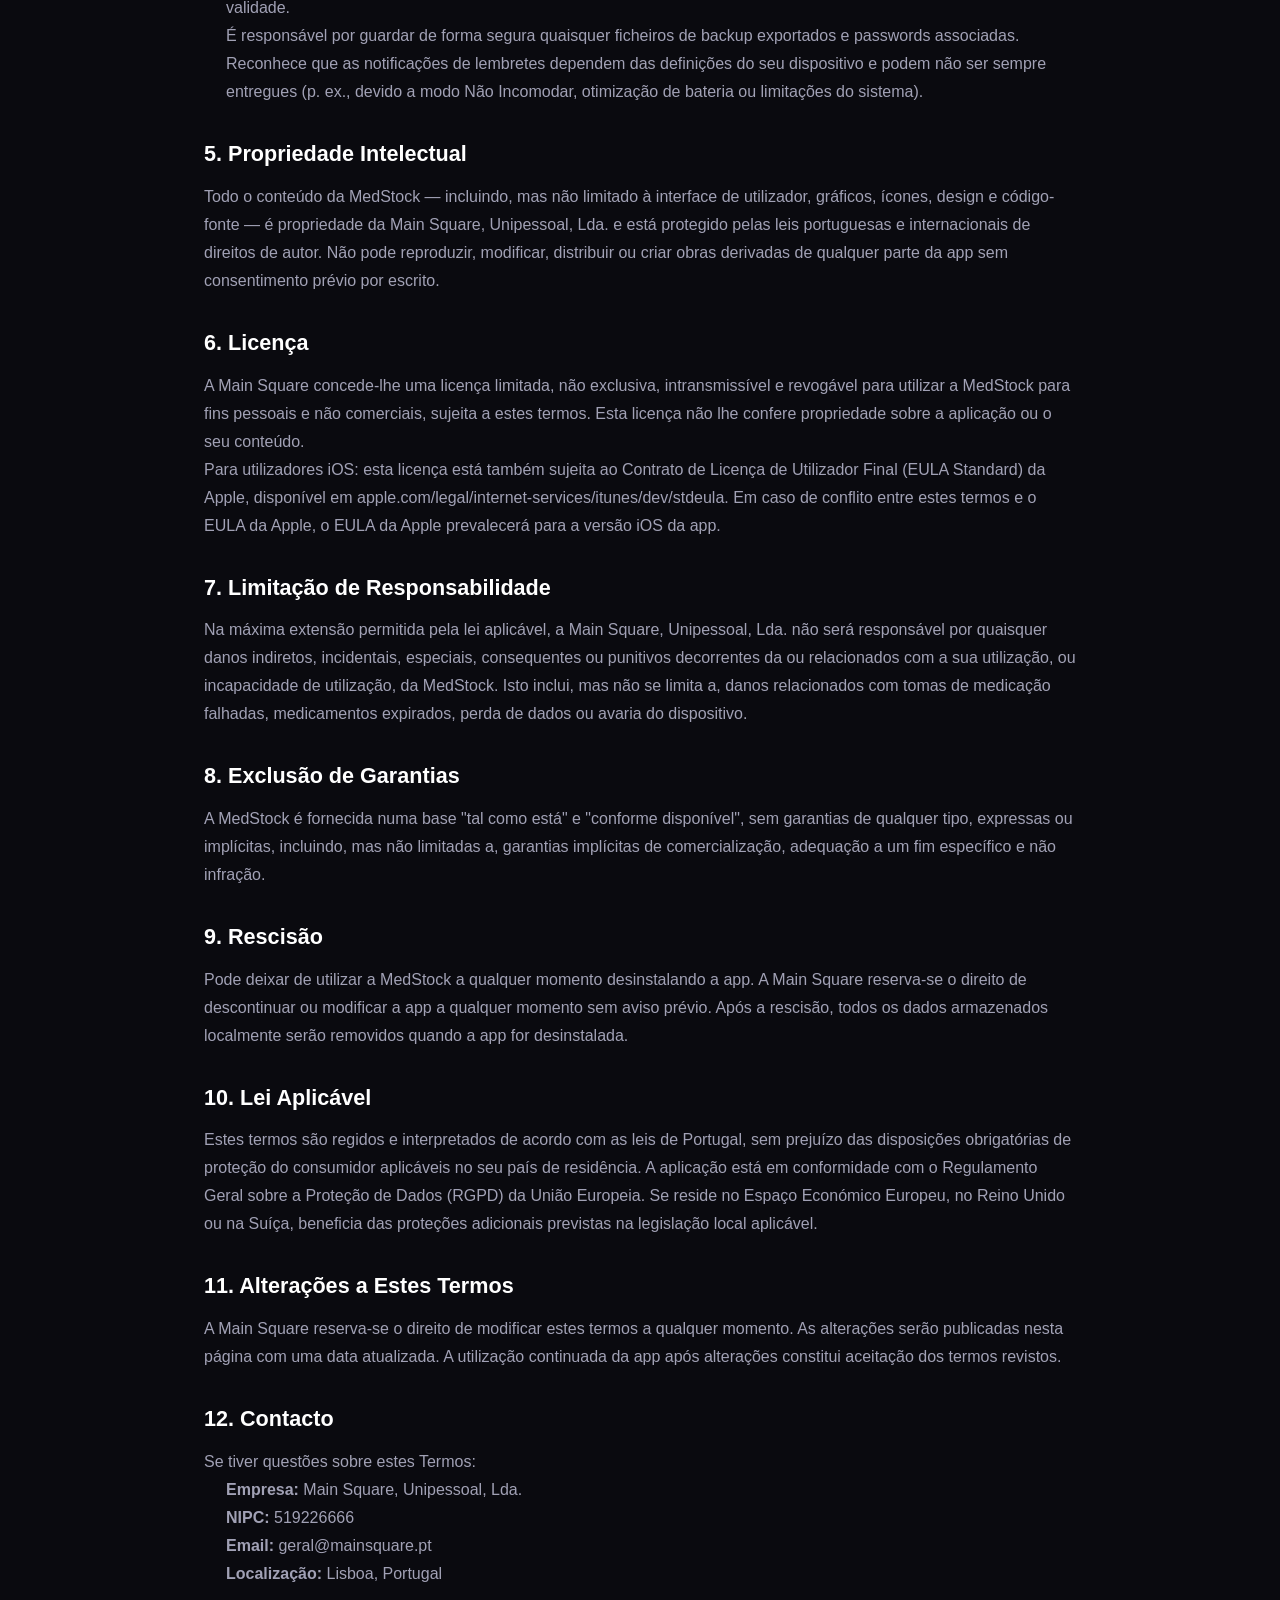
<file: legal/medstock/terms.html>
<!DOCTYPE html>
<html lang="en">
<head>
    <meta charset="UTF-8">
    <meta name="viewport" content="width=device-width, initial-scale=1.0">
    <meta name="theme-color" content="#0a0a0f">
    <meta name="apple-mobile-web-app-capable" content="yes">
    <meta name="apple-mobile-web-app-status-bar-style" content="black-translucent">
    <meta name="description" content="MedStock Terms and Legal Notices (EN/PT)">
    <title>MedStock Terms & Legal Notices (EN/PT)</title>
    <link rel="canonical" href="https://mainsquare.pt/legal/medstock/terms.html">
    <link rel="stylesheet" href="../../css/style.css">
    <style>
        .legal-page { padding: 120px 24px 80px; max-width: 920px; margin: 0 auto; }
        .legal-page h1 { font-size: 2.2rem; margin-bottom: 6px; }
        .legal-page h2 { font-size: 1.35rem; margin: 30px 0 10px; }
        .legal-page p, .legal-page li { color: var(--color-text-secondary); line-height: 1.75; }
        .legal-page ul { padding-left: 22px; }
        .legal-box { margin-top: 26px; padding: 18px; border: 1px solid rgba(255,255,255,0.1); border-radius: 12px; background: rgba(255,255,255,0.03); }
        .lang-block { margin-top: 28px; }
        .lang-label { display: inline-block; margin-bottom: 14px; font-size: 0.8rem; font-weight: 700; letter-spacing: .8px; padding: 6px 10px; border-radius: 999px; background: rgba(99,102,241,0.2); }
        .back-link { color: #a5b4fc; }
    </style>
</head>
<body>
<nav id="navbar" class="navbar scrolled">
    <div class="nav-container">
        <a href="../../index.html" class="nav-logo"><img src="../../assets/logo.svg" alt="Main Square" class="logo-img"></a>
    </div>
</nav>

<div class="legal-page">
    <a class="back-link" href="../../apps.html">← Back to MedStock</a>
    <h1>MedStock Terms & Legal Notices</h1>
    <p>Last updated: March 7, 2026</p>

    <div class="legal-box">
        <strong>Important:</strong> MedStock is an organizational tool and does not replace professional medical advice, diagnosis, or treatment.
    </div>

    <section class="lang-block">
        <div class="lang-label">ENGLISH (EN)</div>
        <h2>1. Intended Use</h2>
        <p>MedStock is a mobile application designed to help users manage household medication inventories, set dosage reminders, and track expiration dates. It is an organizational and informational tool only.</p>

        <h2>2. Medical Disclaimer</h2>
        <p>MedStock does <strong>not</strong> provide medical advice, diagnosis, or treatment recommendations. The app is not a medical device and is not intended to replace professional medical consultation. Always consult qualified healthcare professionals for any medical decisions, medication changes, or health concerns. Never disregard professional medical advice or delay seeking it because of information organized in MedStock.</p>

        <h2>3. Age Requirement</h2>
        <p>You must be at least 16 years of age to use MedStock. If you are under 16, you may only use the app under the supervision and consent of a parent or legal guardian.</p>

        <h2>4. User Responsibility</h2>
        <ul>
            <li>You are solely responsible for the accuracy of all data you enter into the app.</li>
            <li>You are responsible for verifying all medication reminders, dosage instructions, and expiration dates independently.</li>
            <li>You are responsible for securely storing any exported backup files and associated passwords.</li>
            <li>You acknowledge that reminder notifications depend on your device settings and may not always be delivered (e.g., due to Do Not Disturb mode, battery optimization, or system limitations).</li>
        </ul>

        <h2>5. Intellectual Property</h2>
        <p>All content in MedStock — including but not limited to the user interface, graphics, icons, design, and source code — is the property of Main Square, Unipessoal, Lda. and is protected by Portuguese and international copyright laws. You may not reproduce, modify, distribute, or create derivative works from any part of the app without prior written consent.</p>

        <h2>6. License</h2>
        <p>Main Square grants you a limited, non-exclusive, non-transferable, revocable license to use MedStock for personal, non-commercial purposes, subject to these terms. This license does not grant you ownership of the application or its content.</p>
        <p>For iOS users: this license is also subject to Apple's Licensed Application End User License Agreement (Standard EULA) available at <a href="https://www.apple.com/legal/internet-services/itunes/dev/stdeula/" target="_blank" rel="noopener">apple.com/legal/internet-services/itunes/dev/stdeula</a>. In the event of a conflict between these terms and Apple's EULA, Apple's EULA shall prevail for the iOS version of the app.</p>

        <h2>7. Limitation of Liability</h2>
        <p>To the maximum extent permitted by applicable law, Main Square, Unipessoal, Lda. shall not be liable for any indirect, incidental, special, consequential, or punitive damages arising from or related to your use of, or inability to use, MedStock. This includes, but is not limited to, damages related to missed medication doses, expired medications, data loss, or device malfunction.</p>

        <h2>8. Disclaimer of Warranties</h2>
        <p>MedStock is provided on an "as is" and "as available" basis without warranties of any kind, whether express or implied, including but not limited to implied warranties of merchantability, fitness for a particular purpose, and non-infringement.</p>

        <h2>9. Termination</h2>
        <p>You may stop using MedStock at any time by uninstalling the app. Main Square reserves the right to discontinue or modify the app at any time without prior notice. Upon termination, all locally stored data will be removed when the app is uninstalled.</p>

        <h2>10. Governing Law</h2>
        <p>These terms are governed by and construed in accordance with the laws of Portugal, without prejudice to the mandatory consumer protection provisions applicable in your country of residence. The application complies with the General Data Protection Regulation (GDPR) of the European Union. If you reside in the European Economic Area, the United Kingdom, or Switzerland, you benefit from the additional protections provided by applicable local legislation.</p>

        <h2>11. Changes to These Terms</h2>
        <p>Main Square reserves the right to modify these terms at any time. Changes will be posted on this page with an updated date. Continued use of the app after changes constitutes acceptance of the revised terms.</p>

        <h2>12. Contact</h2>
        <p>If you have any questions about these Terms:</p>
        <ul>
            <li><strong>Company:</strong> Main Square, Unipessoal, Lda.</li>
            <li><strong>NIPC:</strong> 519226666</li>
            <li><strong>Email:</strong> <a href="mailto:geral@mainsquare.pt">geral@mainsquare.pt</a></li>
            <li><strong>Location:</strong> Lisbon, Portugal</li>
        </ul>
    </section>

    <section class="lang-block">
        <div class="lang-label">PORTUGUÊS (PT)</div>
        <h2>1. Utilização Prevista</h2>
        <p>A MedStock é uma aplicação móvel concebida para ajudar os utilizadores a gerir inventários de medicamentos domésticos, definir lembretes de dosagem e controlar datas de validade. É uma ferramenta exclusivamente organizacional e informativa.</p>

        <h2>2. Aviso Médico</h2>
        <p>A MedStock <strong>não</strong> fornece aconselhamento médico, diagnósticos ou recomendações de tratamento. A app não é um dispositivo médico e não se destina a substituir consultas médicas profissionais. Consulte sempre profissionais de saúde qualificados para quaisquer decisões médicas, alterações de medicação ou preocupações de saúde. Nunca ignore aconselhamento médico profissional nem atrase a sua procura por causa de informação organizada na MedStock.</p>

        <h2>3. Requisito de Idade</h2>
        <p>Deve ter pelo menos 16 anos de idade para utilizar a MedStock. Se tiver menos de 16 anos, só pode utilizar a app sob supervisão e consentimento de um pai ou tutor legal.</p>

        <h2>4. Responsabilidade do Utilizador</h2>
        <ul>
            <li>É o único responsável pela exatidão de todos os dados que introduz na app.</li>
            <li>É responsável por verificar independentemente todos os lembretes de medicação, instruções de dosagem e datas de validade.</li>
            <li>É responsável por guardar de forma segura quaisquer ficheiros de backup exportados e passwords associadas.</li>
            <li>Reconhece que as notificações de lembretes dependem das definições do seu dispositivo e podem não ser sempre entregues (p. ex., devido a modo Não Incomodar, otimização de bateria ou limitações do sistema).</li>
        </ul>

        <h2>5. Propriedade Intelectual</h2>
        <p>Todo o conteúdo da MedStock — incluindo, mas não limitado à interface de utilizador, gráficos, ícones, design e código-fonte — é propriedade da Main Square, Unipessoal, Lda. e está protegido pelas leis portuguesas e internacionais de direitos de autor. Não pode reproduzir, modificar, distribuir ou criar obras derivadas de qualquer parte da app sem consentimento prévio por escrito.</p>

        <h2>6. Licença</h2>
        <p>A Main Square concede-lhe uma licença limitada, não exclusiva, intransmissível e revogável para utilizar a MedStock para fins pessoais e não comerciais, sujeita a estes termos. Esta licença não lhe confere propriedade sobre a aplicação ou o seu conteúdo.</p>
        <p>Para utilizadores iOS: esta licença está também sujeita ao Contrato de Licença de Utilizador Final (EULA Standard) da Apple, disponível em <a href="https://www.apple.com/legal/internet-services/itunes/dev/stdeula/" target="_blank" rel="noopener">apple.com/legal/internet-services/itunes/dev/stdeula</a>. Em caso de conflito entre estes termos e o EULA da Apple, o EULA da Apple prevalecerá para a versão iOS da app.</p>

        <h2>7. Limitação de Responsabilidade</h2>
        <p>Na máxima extensão permitida pela lei aplicável, a Main Square, Unipessoal, Lda. não será responsável por quaisquer danos indiretos, incidentais, especiais, consequentes ou punitivos decorrentes da ou relacionados com a sua utilização, ou incapacidade de utilização, da MedStock. Isto inclui, mas não se limita a, danos relacionados com tomas de medicação falhadas, medicamentos expirados, perda de dados ou avaria do dispositivo.</p>

        <h2>8. Exclusão de Garantias</h2>
        <p>A MedStock é fornecida numa base "tal como está" e "conforme disponível", sem garantias de qualquer tipo, expressas ou implícitas, incluindo, mas não limitadas a, garantias implícitas de comercialização, adequação a um fim específico e não infração.</p>

        <h2>9. Rescisão</h2>
        <p>Pode deixar de utilizar a MedStock a qualquer momento desinstalando a app. A Main Square reserva-se o direito de descontinuar ou modificar a app a qualquer momento sem aviso prévio. Após a rescisão, todos os dados armazenados localmente serão removidos quando a app for desinstalada.</p>

        <h2>10. Lei Aplicável</h2>
        <p>Estes termos são regidos e interpretados de acordo com as leis de Portugal, sem prejuízo das disposições obrigatórias de proteção do consumidor aplicáveis no seu país de residência. A aplicação está em conformidade com o Regulamento Geral sobre a Proteção de Dados (RGPD) da União Europeia. Se reside no Espaço Económico Europeu, no Reino Unido ou na Suíça, beneficia das proteções adicionais previstas na legislação local aplicável.</p>

        <h2>11. Alterações a Estes Termos</h2>
        <p>A Main Square reserva-se o direito de modificar estes termos a qualquer momento. As alterações serão publicadas nesta página com uma data atualizada. A utilização continuada da app após alterações constitui aceitação dos termos revistos.</p>

        <h2>12. Contacto</h2>
        <p>Se tiver questões sobre estes Termos:</p>
        <ul>
            <li><strong>Empresa:</strong> Main Square, Unipessoal, Lda.</li>
            <li><strong>NIPC:</strong> 519226666</li>
            <li><strong>Email:</strong> <a href="mailto:geral@mainsquare.pt">geral@mainsquare.pt</a></li>
            <li><strong>Localização:</strong> Lisboa, Portugal</li>
        </ul>
    </section>
</div>
</body>
</html>
</file>
<file: css/style.css>
/* ==============================================
   Main Square — Modern Tech Design
   ============================================== */

/* --- Reset & Base --- */
*, *::before, *::after {
    margin: 0;
    padding: 0;
    box-sizing: border-box;
}

:root {
    /* Colors - Modern Tech Palette */
    --color-bg: #0a0a0f;
    --color-surface: #12121a;
    --color-surface-hover: #1a1a28;
    --color-text: #ffffff;
    --color-text-secondary: #a1a1b5;
    --color-text-muted: #6b6b80;
    
    /* Gradients */
    --gradient-primary: linear-gradient(135deg, #6366f1 0%, #8b5cf6 50%, #d946ef 100%);
    --gradient-secondary: linear-gradient(135deg, #3b82f6 0%, #8b5cf6 100%);
    --gradient-purple: linear-gradient(135deg, #7c3aed 0%, #a855f7 100%);
    --gradient-blue: linear-gradient(135deg, #2563eb 0%, #3b82f6 100%);
    --gradient-green: linear-gradient(135deg, #059669 0%, #10b981 100%);
    --gradient-orange: linear-gradient(135deg, #ea580c 0%, #f97316 100%);
    
    /* Effects */
    --shadow-sm: 0 1px 2px 0 rgba(0, 0, 0, 0.5);
    --shadow-md: 0 4px 6px -1px rgba(0, 0, 0, 0.6), 0 2px 4px -1px rgba(0, 0, 0, 0.5);
    --shadow-lg: 0 10px 15px -3px rgba(0, 0, 0, 0.7), 0 4px 6px -2px rgba(0, 0, 0, 0.5);
    --shadow-xl: 0 20px 25px -5px rgba(0, 0, 0, 0.8), 0 10px 10px -5px rgba(0, 0, 0, 0.5);
    --shadow-glow: 0 0 20px rgba(99, 102, 241, 0.4);
    
    /* Border radius */
    --radius-sm: 8px;
    --radius-md: 12px;
    --radius-lg: 20px;
    --radius-xl: 28px;
    
    /* Transitions */
    --transition: 0.3s cubic-bezier(0.4, 0, 0.2, 1);
    --transition-slow: 0.5s cubic-bezier(0.4, 0, 0.2, 1);
}

html {
    scroll-behavior: smooth;
    font-size: 16px;
    -webkit-text-size-adjust: 100%;
    text-size-adjust: 100%;
    overflow-x: clip;
}

body {
    font-family: 'Inter', -apple-system, BlinkMacSystemFont, 'Segoe UI', sans-serif;
    background-color: var(--color-bg);
    color: var(--color-text);
    line-height: 1.7;
    -webkit-font-smoothing: antialiased;
    -moz-osx-font-smoothing: grayscale;
    overflow-x: clip;
    width: 100%;
}

a {
    color: inherit;
    text-decoration: none;
    transition: var(--transition);
}

img {
    max-width: 100%;
    display: block;
}

ul {
    list-style: none;
}

.container {
    max-width: 1200px;
    margin: 0 auto;
    padding: 0 24px;
}

/* --- Language Toggle --- */
.lang-toggle {
    position: fixed;
    top: 14px;
    right: 24px;
    z-index: 1001;
    display: flex;
    align-items: center;
    gap: 6px;
    background: rgba(18, 18, 26, 0.8);
    backdrop-filter: blur(12px);
    -webkit-backdrop-filter: blur(12px);
    padding: 6px 12px;
    border-radius: 20px;
    border: 1px solid rgba(255, 255, 255, 0.1);
}

.lang-btn {
    background: none;
    border: none;
    font-family: 'Inter', sans-serif;
    font-size: 0.75rem;
    font-weight: 600;
    color: var(--color-text-secondary);
    cursor: pointer;
    padding: 8px 12px;
    border-radius: 12px;
    transition: var(--transition);
    -webkit-tap-highlight-color: transparent;
    touch-action: manipulation;
}

.lang-btn.active {
    color: #ffffff;
    background: var(--gradient-primary);
}

.lang-btn:hover:not(.active) {
    color: #ffffff;
}

.lang-sep {
    color: rgba(255, 255, 255, 0.2);
    font-size: 0.75rem;
}

/* --- Navbar --- */
.navbar {
    position: fixed;
    top: 0;
    left: 0;
    right: 0;
    z-index: 1000;
    background: rgba(10, 10, 15, 0.7);
    backdrop-filter: blur(20px);
    -webkit-backdrop-filter: blur(20px);
    border-bottom: 1px solid rgba(255, 255, 255, 0.1);
    transition: var(--transition);
}

.navbar.scrolled {
    background: rgba(10, 10, 15, 0.95);
    box-shadow: var(--shadow-md);
}

.nav-container {
    max-width: 1200px;
    margin: 0 auto;
    padding: 0 24px;
    display: flex;
    align-items: center;
    justify-content: space-between;
    height: 72px;
}

.nav-logo {
    display: flex;
    align-items: center;
}

.logo-img {
    height: 50px;
    width: auto;
}

.nav-links {
    display: flex;
    gap: 40px;
    align-items: center;
}

.nav-links a {
    font-size: 0.9rem;
    font-weight: 500;
    color: var(--color-text-secondary);
    position: relative;
    transition: var(--transition);
    -webkit-tap-highlight-color: transparent;
}

.nav-links a:hover,
.nav-links a.active {
    color: #ffffff;
}

.nav-links a::after {
    content: '';
    position: absolute;
    bottom: -6px;
    left: 0;
    width: 0;
    height: 2px;
    background: var(--gradient-primary);
    transition: var(--transition);
}

.nav-links a:hover::after,
.nav-links a.active::after {
    width: 100%;
}

.nav-menu-btn {
    display: none;
    flex-direction: column;
    gap: 5px;
    background: none;
    border: none;
    cursor: pointer;
    padding: 12px;
    -webkit-tap-highlight-color: transparent;
    touch-action: manipulation;
    min-width: 44px;
    min-height: 44px;
    align-items: center;
    justify-content: center;
}

.nav-menu-btn span {
    width: 24px;
    height: 2px;
    background: var(--color-text);
    border-radius: 2px;
    transition: var(--transition);
}

.nav-menu-btn.active span:nth-child(1) {
    transform: rotate(45deg) translate(5px, 5px);
}

.nav-menu-btn.active span:nth-child(2) {
    opacity: 0;
}

.nav-menu-btn.active span:nth-child(3) {
    transform: rotate(-45deg) translate(5px, -5px);
}

/* --- Hero Section --- */
.hero {
    min-height: 100vh;
    display: flex;
    align-items: center;
    justify-content: center;
    position: relative;
    padding: 140px 0 80px;
    overflow: hidden;
}

.hero-bg {
    position: absolute;
    top: 0;
    left: 0;
    right: 0;
    bottom: 0;
    z-index: 0;
    overflow: hidden;
}

.gradient-orb {
    position: absolute;
    border-radius: 50%;
    filter: blur(80px);
    opacity: 0.6;
    animation: float 20s ease-in-out infinite;
}

.orb-1 {
    width: 500px;
    height: 500px;
    background: radial-gradient(circle, rgba(99, 102, 241, 0.4) 0%, transparent 70%);
    top: -200px;
    right: -100px;
}

.orb-2 {
    width: 400px;
    height: 400px;
    background: radial-gradient(circle, rgba(139, 92, 246, 0.3) 0%, transparent 70%);
    bottom: -150px;
    left: -100px;
    animation-delay: -10s;
}

@keyframes float {
    0%, 100% { transform: translate(0, 0); }
    25% { transform: translate(30px, -30px); }
    50% { transform: translate(-20px, 20px); }
    75% { transform: translate(20px, 10px); }
}

.gradient-mesh {
    position: absolute;
    inset: 0;
    background-image:
        linear-gradient(90deg, rgba(99, 102, 241, 0.03) 1px, transparent 1px),
        linear-gradient(rgba(99, 102, 241, 0.03) 1px, transparent 1px);
    background-size: 50px 50px;
    mask-image: radial-gradient(ellipse 80% 50% at 50% 50%, black, transparent);
    -webkit-mask-image: radial-gradient(ellipse 80% 50% at 50% 50%, black, transparent);
}

.hero-container {
    position: relative;
    z-index: 1;
}

.hero-content {
    max-width: 800px;
    margin: 0 auto;
    text-align: center;
}

.hero-brand {
    margin-bottom: 32px;
}

.hero-brand img {
    height: 110px;
    width: auto;
    margin: 0 auto;
    filter: drop-shadow(0 12px 32px rgba(99, 102, 241, 0.45)) drop-shadow(0 4px 12px rgba(99, 102, 241, 0.25));
}

.hero-badge {
    display: inline-block;
    font-size: 0.85rem;
    font-weight: 500;
    padding: 8px 16px;
    background: rgba(99, 102, 241, 0.1);
    border: 1px solid rgba(99, 102, 241, 0.3);
    border-radius: 20px;
    color: #c7d2fe;
    margin-bottom: 24px;
    backdrop-filter: blur(12px);
}

.hero-title {
    font-size: 4rem;
    font-weight: 800;
    line-height: 1.1;
    margin-bottom: 24px;
    letter-spacing: -0.02em;
}

.gradient-text {
    background: var(--gradient-primary);
    -webkit-background-clip: text;
    -webkit-text-fill-color: transparent;
    background-clip: text;
}

.hero-subtitle {
    font-size: 1.2rem;
    color: var(--color-text-secondary);
    line-height: 1.7;
    margin-bottom: 40px;
    max-width: 700px;
    margin-left: auto;
    margin-right: auto;
}

.hero-cta {
    display: flex;
    gap: 16px;
    justify-content: center;
    flex-wrap: wrap;
    margin-bottom: 60px;
}

.hero-stats {
    display: flex;
    align-items: center;
    justify-content: center;
    gap: 40px;
    padding: 32px;
    background: rgba(18, 18, 26, 0.5);
    border: 1px solid rgba(255, 255, 255, 0.1);
    border-radius: var(--radius-lg);
    backdrop-filter: blur(12px);
}

.stat-item {
    text-align: center;
}

.stat-number {
    font-size: 2rem;
    font-weight: 700;
    background: var(--gradient-primary);
    -webkit-background-clip: text;
    -webkit-text-fill-color: transparent;
    background-clip: text;
    margin-bottom: 4px;
}

.stat-label {
    font-size: 0.85rem;
    color: var(--color-text-secondary);
}

.stat-divider {
    width: 1px;
    height: 40px;
    background: rgba(255, 255, 255, 0.1);
}

/* --- Buttons --- */
.btn {
    display: inline-flex;
    align-items: center;
    justify-content: center;
    gap: 8px;
    padding: 14px 32px;
    font-family: 'Inter', sans-serif;
    font-size: 0.95rem;
    font-weight: 600;
    border-radius: var(--radius-md);
    transition: var(--transition);
    cursor: pointer;
    border: none;
    text-align: center;
    -webkit-tap-highlight-color: transparent;
    touch-action: manipulation;
}

.btn-primary {
    background: var(--gradient-primary);
    color: #ffffff;
    box-shadow: 0 4px 14px 0 rgba(99, 102, 241, 0.4);
}

.btn-primary:hover {
    transform: translateY(-2px);
    box-shadow: 0 6px 20px 0 rgba(99, 102, 241, 0.5);
}

.btn-secondary {
    background: rgba(255, 255, 255, 0.05);
    color: #ffffff;
    border: 1px solid rgba(255, 255, 255, 0.2);
}

.btn-secondary:hover {
    background: rgba(255, 255, 255, 0.1);
    border-color: rgba(255, 255, 255, 0.3);
}

.btn-white {
    background: #ffffff;
    color: var(--color-bg);
}

.btn-white:hover {
    transform: translateY(-2px);
    box-shadow: var(--shadow-lg);
}

/* --- Section --- */
.section {
    padding: 100px 0;
    position: relative;
    overflow-x: clip;
}

.section-header {
    margin-bottom: 60px;
}

.section-header.center {
    text-align: center;
}

.section-tag {
    display: inline-block;
    font-size: 0.8rem;
    font-weight: 600;
    text-transform: uppercase;
    letter-spacing: 2px;
    background: var(--gradient-primary);
    -webkit-background-clip: text;
    -webkit-text-fill-color: transparent;
    background-clip: text;
    margin-bottom: 16px;
}

.section-header h2 {
    font-size: 2.5rem;
    font-weight: 700;
    line-height: 1.2;
    margin-bottom: 16px;
}

.section-header.center h2 {
    max-width: 700px;
    margin-left: auto;
    margin-right: auto;
}

.section-header p {
    font-size: 1.1rem;
    color: var(--color-text-secondary);
    max-width: 600px;
}

.section-header.center p {
    margin-left: auto;
    margin-right: auto;
}

/* --- Features Grid --- */
.features-grid {
    display: grid;
    grid-template-columns: repeat(auto-fit, minmax(min(280px, 100%), 1fr));
    gap: 28px;
}

.feature-card {
    padding: 32px;
    background: rgba(18, 18, 26, 0.5);
    border: 1px solid rgba(255, 255, 255, 0.1);
    border-radius: var(--radius-lg);
    transition: var(--transition);
    backdrop-filter: blur(12px);
}

.feature-card:hover {
    transform: translateY(-4px);
    border-color: rgba(99, 102, 241, 0.5);
    box-shadow: var(--shadow-glow);
}

.feature-icon {
    width: 64px;
    height: 64px;
    border-radius: var(--radius-md);
    display: flex;
    align-items: center;
    justify-content: center;
    margin-bottom: 20px;
    color: #ffffff;
}

.gradient-purple { background: var(--gradient-purple); }
.gradient-blue { background: var(--gradient-blue); }
.gradient-green { background: var(--gradient-green); }
.gradient-orange { background: var(--gradient-orange); }

.feature-card h3 {
    font-size: 1.2rem;
    font-weight: 600;
    margin-bottom: 12px;
}

.feature-card p {
    font-size: 0.95rem;
    color: var(--color-text-secondary);
    line-height: 1.6;
}

/* --- Tech Grid --- */
.tech-grid {
    display: grid;
    grid-template-columns: repeat(auto-fit, minmax(140px, 1fr));
    gap: 24px;
}

.tech-item {
    padding: 28px;
    background: rgba(18, 18, 26, 0.5);
    border: 1px solid rgba(255, 255, 255, 0.1);
    border-radius: var(--radius-md);
    text-align: center;
    transition: var(--transition);
}

.tech-item:hover {
    transform: translateY(-4px);
    border-color: rgba(99, 102, 241, 0.5);
}

.tech-logo {
    margin-bottom: 16px;
}

.tech-name {
    font-size: 0.9rem;
    font-weight: 500;
    color: var(--color-text-secondary);
}

/* --- CTA Section --- */
.cta-section {
    background: var(--color-surface);
}

.cta-card {
    padding: 80px 60px;
    background: var(--gradient-primary);
    border-radius: var(--radius-xl);
    display: grid;
    grid-template-columns: 1.5fr 1fr;
    gap: 60px;
    align-items: center;
    position: relative;
    overflow: hidden;
}

.cta-content h2 {
    font-size: 2.8rem;
    font-weight: 700;
    margin-bottom: 20px;
    line-height: 1.2;
}

.cta-content p {
    font-size: 1.1rem;
    margin-bottom: 32px;
    opacity: 0.95;
}

.cta-visual {
    position: relative;
    height: 300px;
}

.floating-card {
    position: absolute;
    padding: 16px 24px;
    background: rgba(255, 255, 255, 0.15);
    border: 1px solid rgba(255, 255, 255, 0.3);
    border-radius: var(--radius-md);
    backdrop-filter: blur(12px);
    display: flex;
    align-items: center;
    gap: 12px;
    animation: float 6s ease-in-out infinite;
}

.floating-card.card-1 {
    top: 20px;
    right: 40px;
}

.floating-card.card-2 {
    top: 120px;
    right: 120px;
    animation-delay: -2s;
}

.floating-card.card-3 {
    top: 200px;
    right: 20px;
    animation-delay: -4s;
}

.card-icon {
    font-size: 1.5rem;
}

.card-text {
    font-weight: 600;
    color: #ffffff;
}

/* --- Page Header --- */
.page-header {
    padding: 160px 0 80px;
    text-align: center;
    position: relative;
    overflow: clip;
}

.page-header::before {
    content: '';
    position: absolute;
    top: 0;
    left: 50%;
    transform: translateX(-50%);
    width: 100%;
    max-width: 600px;
    height: 600px;
    background: radial-gradient(circle, rgba(99, 102, 241, 0.15) 0%, transparent 70%);
    filter: blur(60px);
    z-index: 0;
    pointer-events: none;
}

.header-content {
    position: relative;
    z-index: 1;
    max-width: 800px;
    margin: 0 auto;
}

.header-content h1 {
    font-size: 3.5rem;
    font-weight: 800;
    line-height: 1.1;
    margin-bottom: 24px;
    letter-spacing: -0.02em;
}

.header-content p {
    font-size: 1.2rem;
    color: var(--color-text-secondary);
    line-height: 1.7;
}

/* --- App Showcase --- */
.app-showcase {
    display: grid;
    grid-template-columns: 1.2fr 1fr;
    gap: 60px;
    padding: 60px;
    background: rgba(18, 18, 26, 0.5);
    border: 1px solid rgba(255, 255, 255, 0.1);
    border-radius: var(--radius-xl);
    align-items: center;
    position: relative;
}

.app-showcase.featured {
    border: 2px solid rgba(99, 102, 241, 0.3);
}

.app-badge {
    display: inline-flex;
    align-items: center;
    font-size: 0.85rem;
    font-weight: 600;
    text-transform: uppercase;
    letter-spacing: 1.5px;
    padding: 8px 16px;
    background: var(--gradient-primary);
    color: #ffffff;
    border-radius: 20px;
    margin-bottom: 24px;
}

.app-header {
    display: flex;
    align-items: center;
    gap: 20px;
    margin-bottom: 20px;
}

.app-icon-large {
    font-size: 3.5rem;
}

.app-header h2 {
    font-size: 2.2rem;
    font-weight: 700;
    margin-bottom: 4px;
}

.app-tagline {
    font-size: 1rem;
    color: var(--color-text-secondary);
}

.app-description {
    font-size: 1.05rem;
    color: var(--color-text-secondary);
    line-height: 1.7;
    margin-bottom: 28px;
}

.app-features-list {
    display: flex;
    flex-direction: column;
    gap: 14px;
    margin-bottom: 28px;
}

.feature-item {
    display: flex;
    align-items: start;
    gap: 12px;
}

.feature-item svg {
    flex-shrink: 0;
    margin-top: 2px;
}

.feature-item span {
    font-size: 0.95rem;
    color: var(--color-text-secondary);
}

.app-platforms {
    display: grid;
    grid-template-columns: repeat(auto-fit, minmax(min(220px, 100%), 1fr));
    gap: 14px;
    margin-bottom: 24px;
}

.store-download-group {
    display: flex;
    flex-direction: column;
    align-items: center;
    gap: 10px;
}

.store-badge {
    width: 160px;
    height: 54px;
    object-fit: contain;
    object-position: left center;
    display: block;
    transition: opacity 0.2s, transform 0.15s;
}

.store-badge:hover {
    opacity: 0.85;
    transform: translateY(-1px);
}

.store-qr {
    width: 160px;
    height: 160px;
    border-radius: 8px;
    border: 1px solid rgba(255, 255, 255, 0.1);
    background: #fff;
    padding: 4px;
    display: block;
}

.platform-pill {
    display: flex;
    align-items: center;
    gap: 8px;
    padding: 10px 20px;
    background: rgba(255, 255, 255, 0.05);
    border: 1px solid rgba(255, 255, 255, 0.1);
    border-radius: 20px;
    font-size: 0.9rem;
    font-weight: 500;
    color: inherit;
    text-decoration: none;
    transition: background 0.2s, border-color 0.2s, transform 0.15s;
}

a.platform-pill:hover {
    background: rgba(255, 255, 255, 0.1);
    border-color: rgba(255, 255, 255, 0.25);
    transform: translateY(-1px);
}

.app-status {
    position: absolute;
    top: 60px;
    right: 60px;
}

.status-badge {
    display: inline-flex;
    align-items: center;
    gap: 8px;
    padding: 8px 16px;
    background: rgba(34, 197, 94, 0.1);
    border: 1px solid rgba(34, 197, 94, 0.3);
    border-radius: 20px;
    font-size: 0.85rem;
    font-weight: 500;
    color: #6ee7b7;
    margin-bottom: 8px;
}

.status-badge.in-development {
    background: rgba(234, 179, 8, 0.1);
    border-color: rgba(234, 179, 8, 0.3);
    color: #fde047;
}

.status-badge.available {
    background: rgba(16, 185, 129, 0.12);
    border-color: rgba(16, 185, 129, 0.35);
    color: #6ee7b7;
}

.store-buttons {
    display: flex;
    flex-wrap: wrap;
    gap: 12px;
    margin-top: 16px;
}

.store-btn {
    display: inline-flex;
    align-items: center;
    gap: 12px;
    padding: 10px 20px;
    border-radius: 12px;
    border: 1px solid rgba(255, 255, 255, 0.15);
    background: rgba(255, 255, 255, 0.05);
    color: #fff;
    text-decoration: none;
    font-size: 0.85rem;
    transition: background 0.2s, border-color 0.2s, transform 0.15s;
    white-space: nowrap;
}

.store-btn:hover {
    background: rgba(255, 255, 255, 0.1);
    border-color: rgba(255, 255, 255, 0.3);
    transform: translateY(-1px);
}

.store-btn-text {
    display: flex;
    flex-direction: column;
    line-height: 1.2;
}

.store-btn-text span {
    font-size: 0.72rem;
    opacity: 0.7;
    font-weight: 400;
}

.store-btn-text strong {
    font-size: 0.95rem;
    font-weight: 600;
}

.apple-btn:hover {
    border-color: rgba(255, 255, 255, 0.4);
}

.google-btn:hover {
    border-color: rgba(99, 102, 241, 0.5);
}

.status-dot {
    width: 8px;
    height: 8px;
    border-radius: 50%;
    background: currentColor;
    animation: pulse 2s ease-in-out infinite;
}

@keyframes pulse {
    0%, 100% { opacity: 1; }
    50% { opacity: 0.5; }
}

.status-text {
    font-size: 0.9rem;
    color: var(--color-text-muted);
}

.app-cta {
    margin-top: 32px;
}

.app-real-preview {
    padding: 20px;
    background: rgba(18, 18, 26, 0.6);
    border: 1px solid rgba(255, 255, 255, 0.1);
    border-radius: var(--radius-lg);
}

.app-real-preview img {
    width: 100%;
    border-radius: var(--radius-md);
    border: 1px solid rgba(255, 255, 255, 0.12);
}

.app-preview-note {
    margin-top: 12px;
    font-size: 0.9rem;
    color: var(--color-text-muted);
}

.legal-links-grid {
    margin-top: 28px;
    display: grid;
    grid-template-columns: repeat(auto-fit, minmax(min(220px, 100%), 1fr));
    gap: 14px;
}

.legal-link-card {
    display: block;
    padding: 16px;
    background: rgba(255, 255, 255, 0.04);
    border: 1px solid rgba(255, 255, 255, 0.1);
    border-radius: 12px;
}

.legal-link-card:hover {
    border-color: rgba(139, 92, 246, 0.5);
    transform: translateY(-2px);
}

.legal-link-card strong {
    display: block;
    font-size: 0.95rem;
    margin-bottom: 4px;
}

.legal-link-card span {
    font-size: 0.82rem;
    color: var(--color-text-muted);
}

/* --- Phone Mockup 3D --- */
.phone-mockup-3d {
    position: relative;
    perspective: 1000px;
}

.phone-frame {
    width: 280px;
    height: 560px;
    background: #1a1a1a;
    border-radius: 36px;
    padding: 14px;
    box-shadow: 0 20px 50px rgba(0, 0, 0, 0.5), inset 0 0 0 2px rgba(255, 255, 255, 0.1);
    transform: rotateY(-10deg) rotateX(5deg);
    transition: transform 0.6s ease;
    position: relative;
}

.phone-frame:hover {
    transform: rotateY(-5deg) rotateX(2deg);
}

.phone-notch {
    position: absolute;
    top: 14px;
    left: 50%;
    transform: translateX(-50%);
    width: 100px;
    height: 28px;
    background: #1a1a1a;
    border-radius: 0 0 16px 16px;
    z-index: 2;
}

.phone-screen {
    width: 100%;
    height: 100%;
    background: linear-gradient(135deg, #1e293b 0%, #0f172a 100%);
    border-radius: 24px;
    overflow: hidden;
    padding: 40px 16px 16px;
}

.medstock-ui {
    height: 100%;
}

.ms-header-bar {
    display: flex;
    justify-content: space-between;
    align-items: center;
    margin-bottom: 24px;
}

.ms-title {
    color: #ffffff;
    font-weight: 700;
    font-size: 1.1rem;
}

.ms-icon-header {
    font-size: 1.4rem;
}

.ms-med-card {
    display: flex;
    align-items: center;
    gap: 14px;
    padding: 16px;
    background: rgba(255, 255, 255, 0.05);
    border: 1px solid rgba(255, 255, 255, 0.1);
    border-radius: 14px;
    margin-bottom: 12px;
}

.ms-pill-icon {
    width: 10px;
    height: 40px;
    border-radius: 5px;
}

.ms-pill-icon.green { background: linear-gradient(135deg, #10b981, #34d399); }
.ms-pill-icon.blue { background: linear-gradient(135deg, #3b82f6, #60a5fa); }
.ms-pill-icon.purple { background: linear-gradient(135deg, #8b5cf6, #a78bfa); }

.ms-med-info {
    flex: 1;
}

.ms-med-name {
    color: #ffffff;
    font-weight: 600;
    font-size: 0.9rem;
    margin-bottom: 4px;
}

.ms-med-dose {
    color: rgba(255, 255, 255, 0.5);
    font-size: 0.75rem;
}

.ms-status-ok,
.ms-status-warn {
    width: 30px;
    height: 30px;
    border-radius: 50%;
    display: flex;
    align-items: center;
    justify-content: center;
    font-size: 0.8rem;
    font-weight: 700;
}

.ms-status-ok {
    background: rgba(16, 185, 129, 0.2);
    color: #10b981;
}

.ms-status-warn {
    background: rgba(251, 146, 60, 0.2);
    color: #fb923c;
}

/* --- Coming Soon Section --- */
.coming-soon-grid {
    display: grid;
    grid-template-columns: repeat(auto-fit, minmax(min(280px, 100%), 1fr));
    gap: 28px;
}

.coming-soon-card {
    padding: 40px 32px;
    text-align: center;
    background: rgba(18, 18, 26, 0.3);
    border: 1px solid rgba(255, 255, 255, 0.05);
    border-radius: var(--radius-lg);
    transition: var(--transition);
}

.coming-soon-card:hover {
    border-color: rgba(255, 255, 255, 0.15);
    transform: translateY(-4px);
}

.coming-soon-icon {
    font-size: 3rem;
    margin-bottom: 20px;
}

.coming-soon-card h3 {
    font-size: 1.2rem;
    font-weight: 600;
    margin-bottom: 12px;
}

.coming-soon-card p {
    font-size: 0.95rem;
    color: var(--color-text-secondary);
}

/* --- CTA Section Alt --- */
.cta-section-alt {
    padding: 100px 0;
}

.cta-alt-content {
    text-align: center;
    padding: 80px 40px;
    background: rgba(18, 18, 26, 0.5);
    border: 1px solid rgba(255, 255, 255, 0.1);
    border-radius: var(--radius-xl);
}

.cta-alt-content h2 {
    font-size: 2.8rem;
    font-weight: 700;
    margin-bottom: 20px;
}

.cta-alt-content p {
    font-size: 1.2rem;
    color: var(--color-text-secondary);
    margin-bottom: 36px;
    max-width: 600px;
    margin-left: auto;
    margin-right: auto;
}

/* --- Footer --- */
.footer {
    background: var(--color-surface);
    padding: 80px 0 32px;
    border-top: 1px solid rgba(255, 255, 255, 0.1);
    overflow-x: clip;
}

.footer-grid {
    display: grid;
    grid-template-columns: 2fr 1fr 1fr 1.2fr;
    gap: 60px;
    margin-bottom: 60px;
}

.footer-logo {
    height: 36px;
    width: auto;
    margin-bottom: 16px;
}

.footer-brand p {
    font-size: 0.9rem;
    color: var(--color-text-secondary);
    line-height: 1.6;
}

.footer-links h4,
.footer-contact h4 {
    font-size: 0.9rem;
    font-weight: 600;
    color: #ffffff;
    margin-bottom: 16px;
    text-transform: uppercase;
    letter-spacing: 1px;
}

.footer-links li {
    margin-bottom: 12px;
}

.footer-links a,
.footer-contact p {
    font-size: 0.9rem;
    color: var(--color-text-secondary);
    transition: var(--transition);
}

.footer-links a:hover {
    color: #ffffff;
}

.footer-contact p {
    margin-bottom: 8px;
}

.footer-contact a {
    color: var(--color-text-secondary);
}

.footer-contact a:hover {
    color: #ffffff;
}

.footer-bottom {
    padding-top: 32px;
    border-top: 1px solid rgba(255, 255, 255, 0.1);
    text-align: center;
    font-size: 0.85rem;
    color: var(--color-text-muted);
}

/* ==============================================
   Page-Specific Layouts
   ============================================== */

.content-grid {
    display: grid;
    grid-template-columns: 1fr 1fr;
    gap: 60px;
    align-items: center;
}

.content-grid.align-start {
    align-items: start;
}

.content-grid.mb-80 {
    margin-bottom: 80px;
}

.decorative-box {
    height: 400px;
    border-radius: var(--radius-xl);
    display: flex;
    align-items: center;
    justify-content: center;
    position: relative;
    overflow: hidden;
}

.about-heading {
    font-size: 2.5rem;
    margin-bottom: 24px;
}

.year-display {
    font-size: 5rem;
    font-weight: 900;
    background: linear-gradient(135deg, rgba(255,255,255,0.9), rgba(255,255,255,0.6));
    -webkit-background-clip: text;
    -webkit-text-fill-color: transparent;
    background-clip: text;
}

.cta-buttons {
    display: flex;
    gap: 16px;
    justify-content: center;
    flex-wrap: wrap;
}

/* ==============================================
   Responsive Design
   ============================================== */

@media (max-width: 1024px) {
    .hero-title {
        font-size: 3rem;
    }

    .content-grid {
        grid-template-columns: 1fr;
        gap: 40px;
    }

    .decorative-box {
        height: 280px;
    }

    .about-heading {
        font-size: 2rem;
    }

    .year-display {
        font-size: 4rem;
    }
    
    .cta-card {
        grid-template-columns: 1fr;
        text-align: center;
        padding: 60px 40px;
    }
    
    .cta-visual {
        display: none;
    }
    
    .app-showcase {
        grid-template-columns: 1fr;
    }
    
    .footer-grid {
        grid-template-columns: 1fr 1fr;
        gap: 40px;
    }
}

@media (max-width: 768px) {
    .hero-title {
        font-size: 2.3rem;
    }
    
    .hero-subtitle {
        font-size: 1rem;
    }
    
    .hero-stats {
        flex-direction: column;
        gap: 24px;
    }
    
    .stat-divider {
        width: 80px;
        height: 1px;
    }
    
    .section-header h2 {
        font-size: 2rem;
    }
    
    .header-content h1 {
        font-size: 2.5rem;
    }
    
    .app-showcase {
        padding: 40px 28px;
    }

    .app-status {
        top: 40px;
        right: 28px;
    }

    .cta-card {
        padding: 50px 28px;
    }

    .cta-content h2 {
        font-size: 2rem;
    }

    .cta-alt-content {
        padding: 50px 28px;
    }

    .cta-alt-content h2 {
        font-size: 2rem;
    }
    
    .footer-grid {
        grid-template-columns: 1fr;
        gap: 32px;
    }

    .hero-brand img {
        height: 80px;
    }

    .decorative-box {
        height: 220px;
    }

    .about-heading {
        font-size: 1.8rem;
    }

    .year-display {
        font-size: 3rem;
    }
}

@media (max-width: 640px) {
    .nav-links {
        display: none;
        position: absolute;
        top: 72px;
        left: 0;
        right: 0;
        background: rgba(10, 10, 15, 0.98);
        flex-direction: column;
        padding: 24px;
        gap: 20px;
        border-bottom: 1px solid rgba(255, 255, 255, 0.1);
        box-shadow: var(--shadow-lg);
    }
    
    .nav-links.open {
        display: flex;
    }
    
    .nav-menu-btn {
        display: flex;
    }
    
    .lang-toggle {
        right: 80px;
        top: 14px;
    }
    
    .hero {
        padding: 120px 0 60px;
    }
    
    .hero-title {
        font-size: 2rem;
    }
    
    .section {
        padding: 60px 0;
    }
    
    .page-header {
        padding: 120px 0 60px;
    }
    
    .phone-mockup-3d .phone-frame {
        transform: none;
        width: 240px;
        height: 480px;
    }

    .cta-card {
        padding: 40px 20px;
    }

    .cta-content h2 {
        font-size: 1.8rem;
    }

    .cta-alt-content {
        padding: 40px 20px;
    }

    .cta-alt-content h2 {
        font-size: 1.8rem;
    }

    .cta-alt-content p {
        font-size: 1rem;
    }

    .app-showcase {
        padding: 28px 16px;
    }

    .app-status {
        top: 28px;
        right: 16px;
    }

    .header-content h1 {
        font-size: 2rem;
    }

    .section-header h2 {
        font-size: 1.6rem;
    }
}

/* --- Animations --- */
.fade-in {
    opacity: 0;
    transform: translateY(30px);
    transition: opacity 0.8s ease, transform 0.8s ease;
}

.fade-in.visible {
    opacity: 1;
    transform: translateY(0);
}

/* --- Scrollbar --- */
::-webkit-scrollbar {
    width: 10px;
}

::-webkit-scrollbar-track {
    background: var(--color-bg);
}

::-webkit-scrollbar-thumb {
    background: rgba(99, 102, 241, 0.3);
    border-radius: 5px;
}

::-webkit-scrollbar-thumb:hover {
    background: rgba(99, 102, 241, 0.5);
}
</file>
